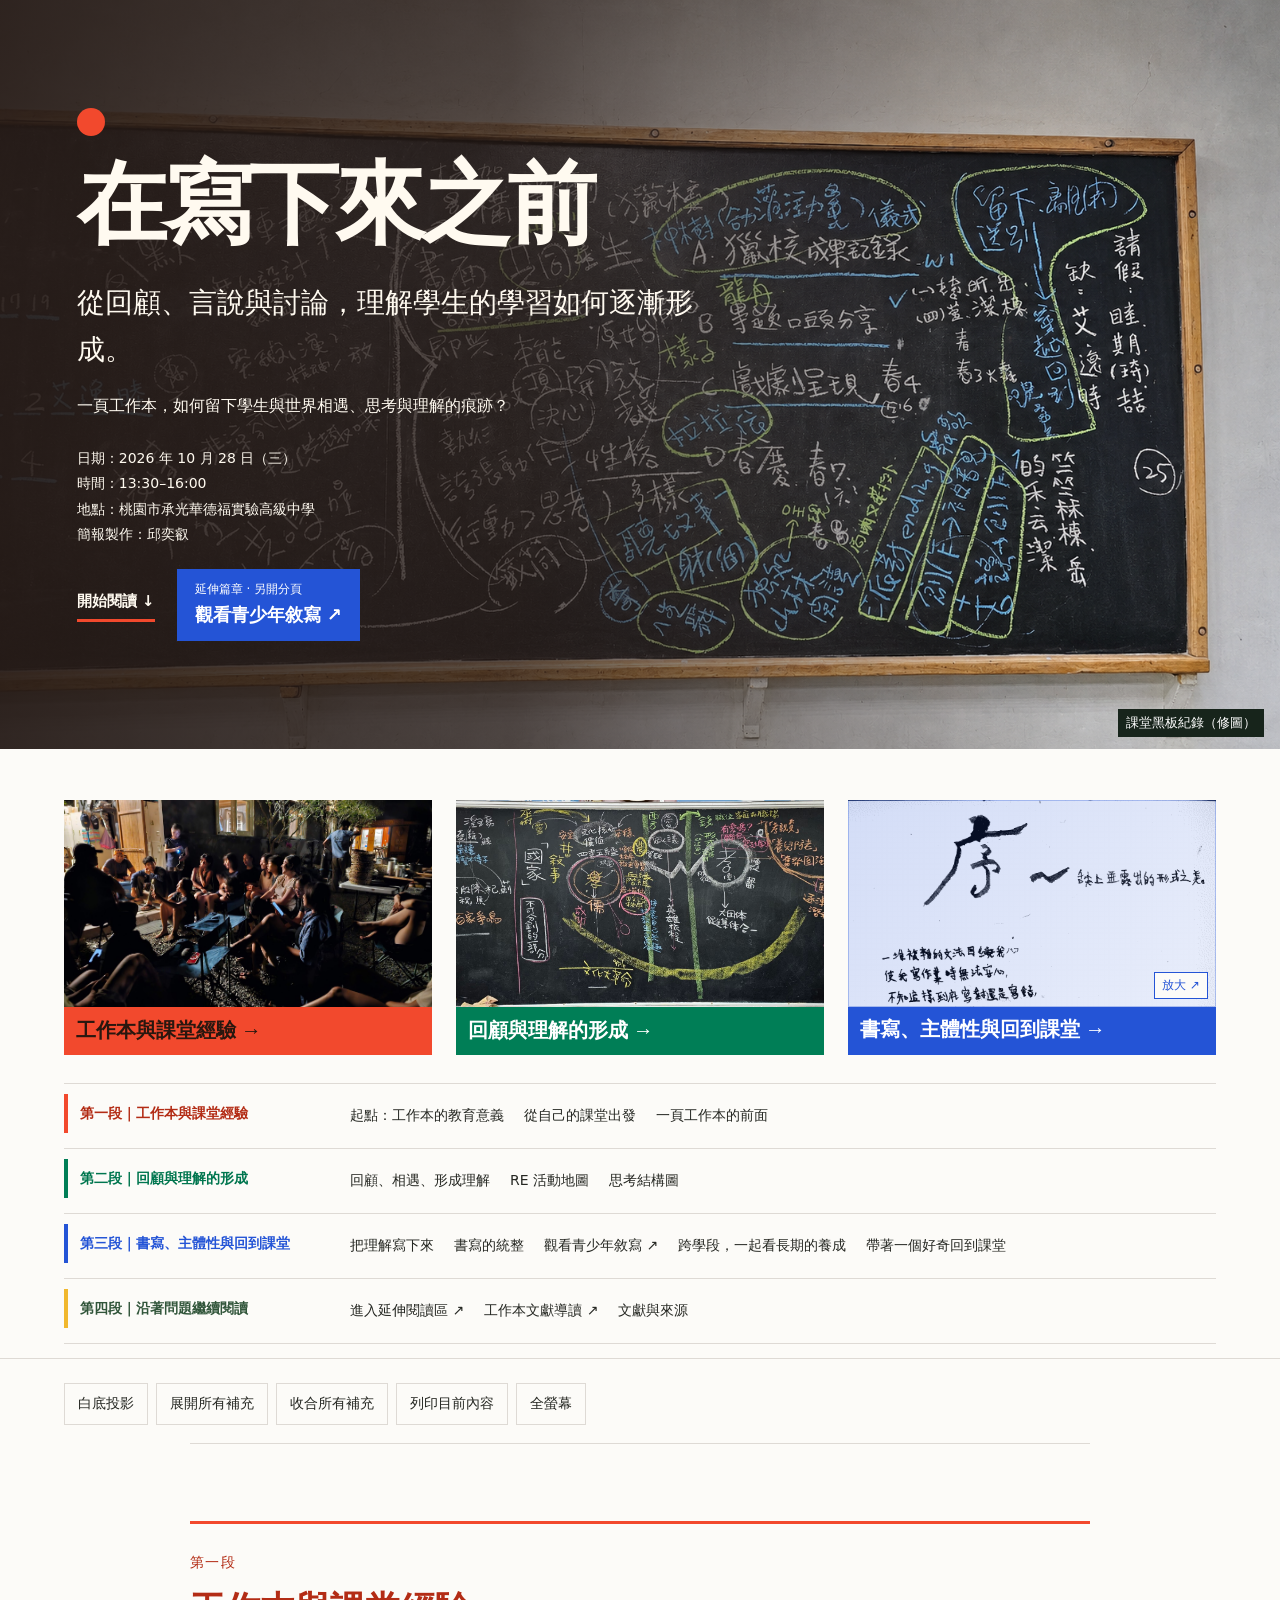
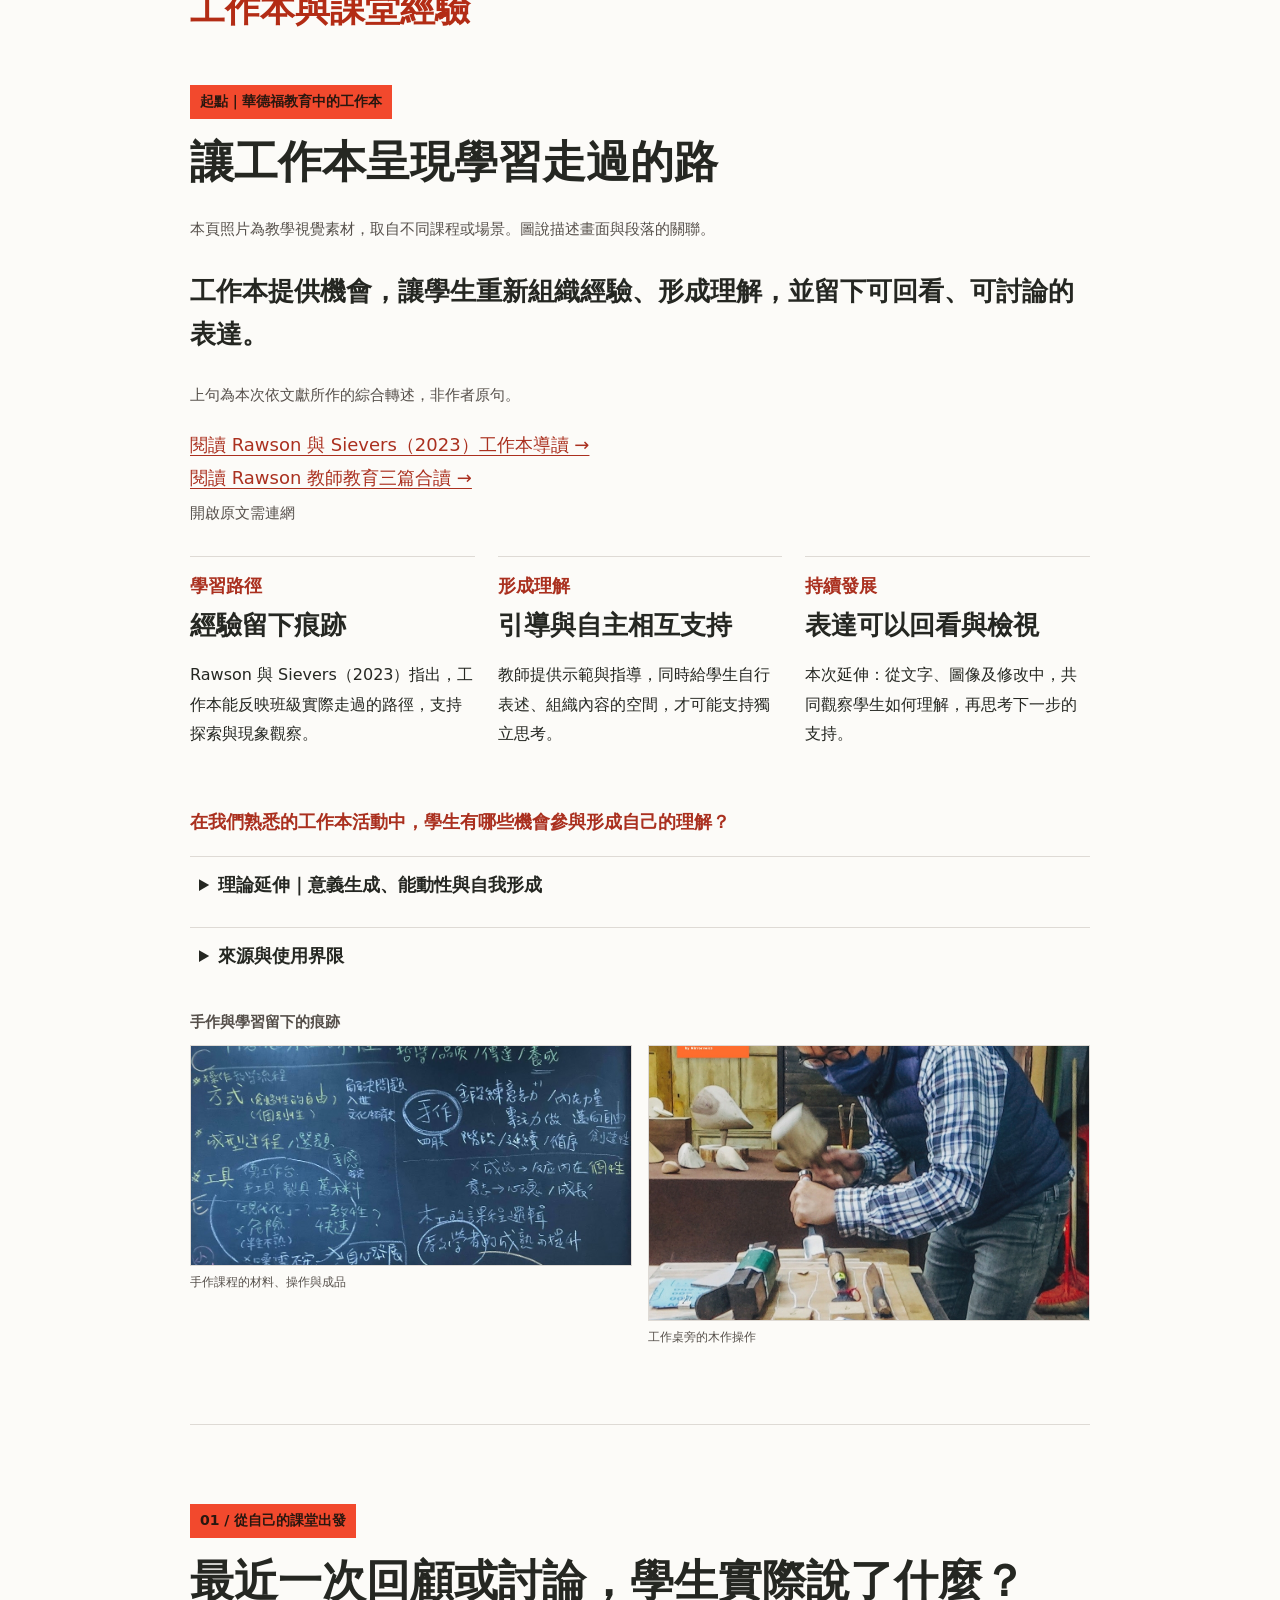
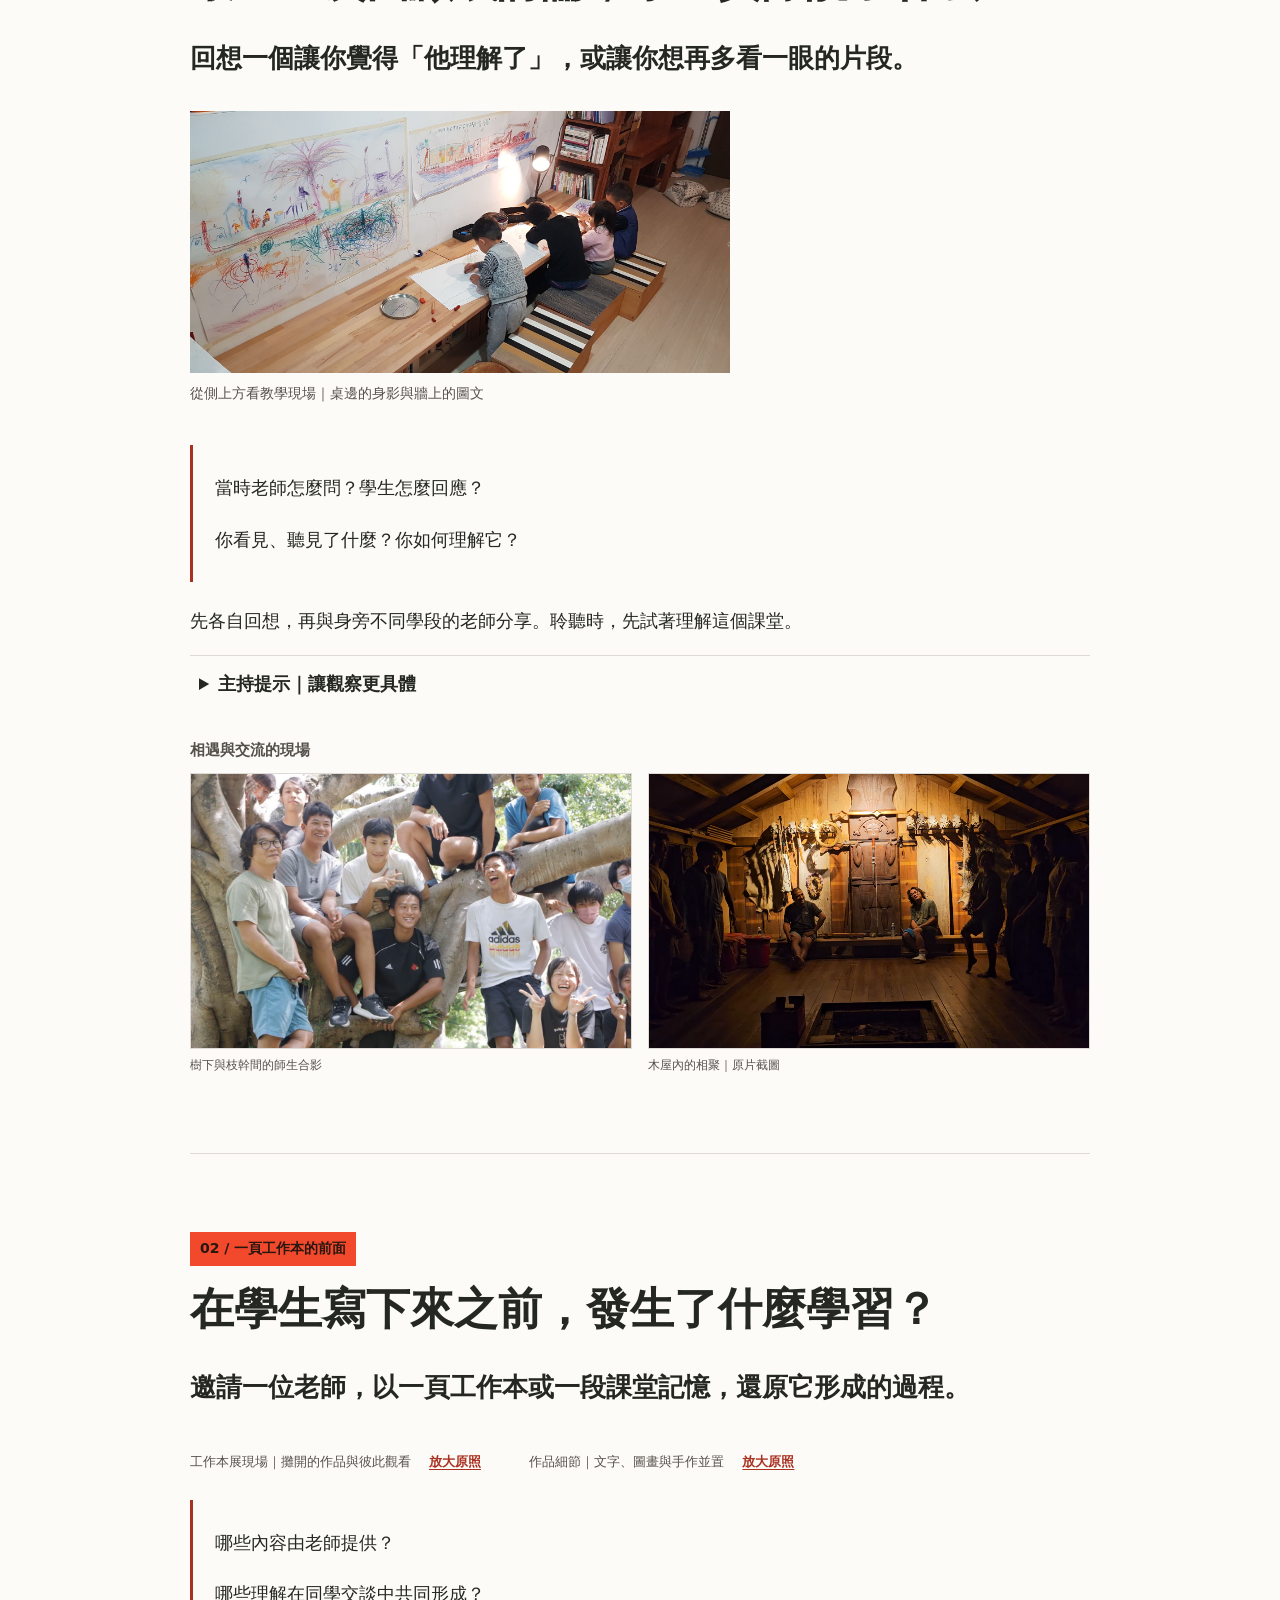
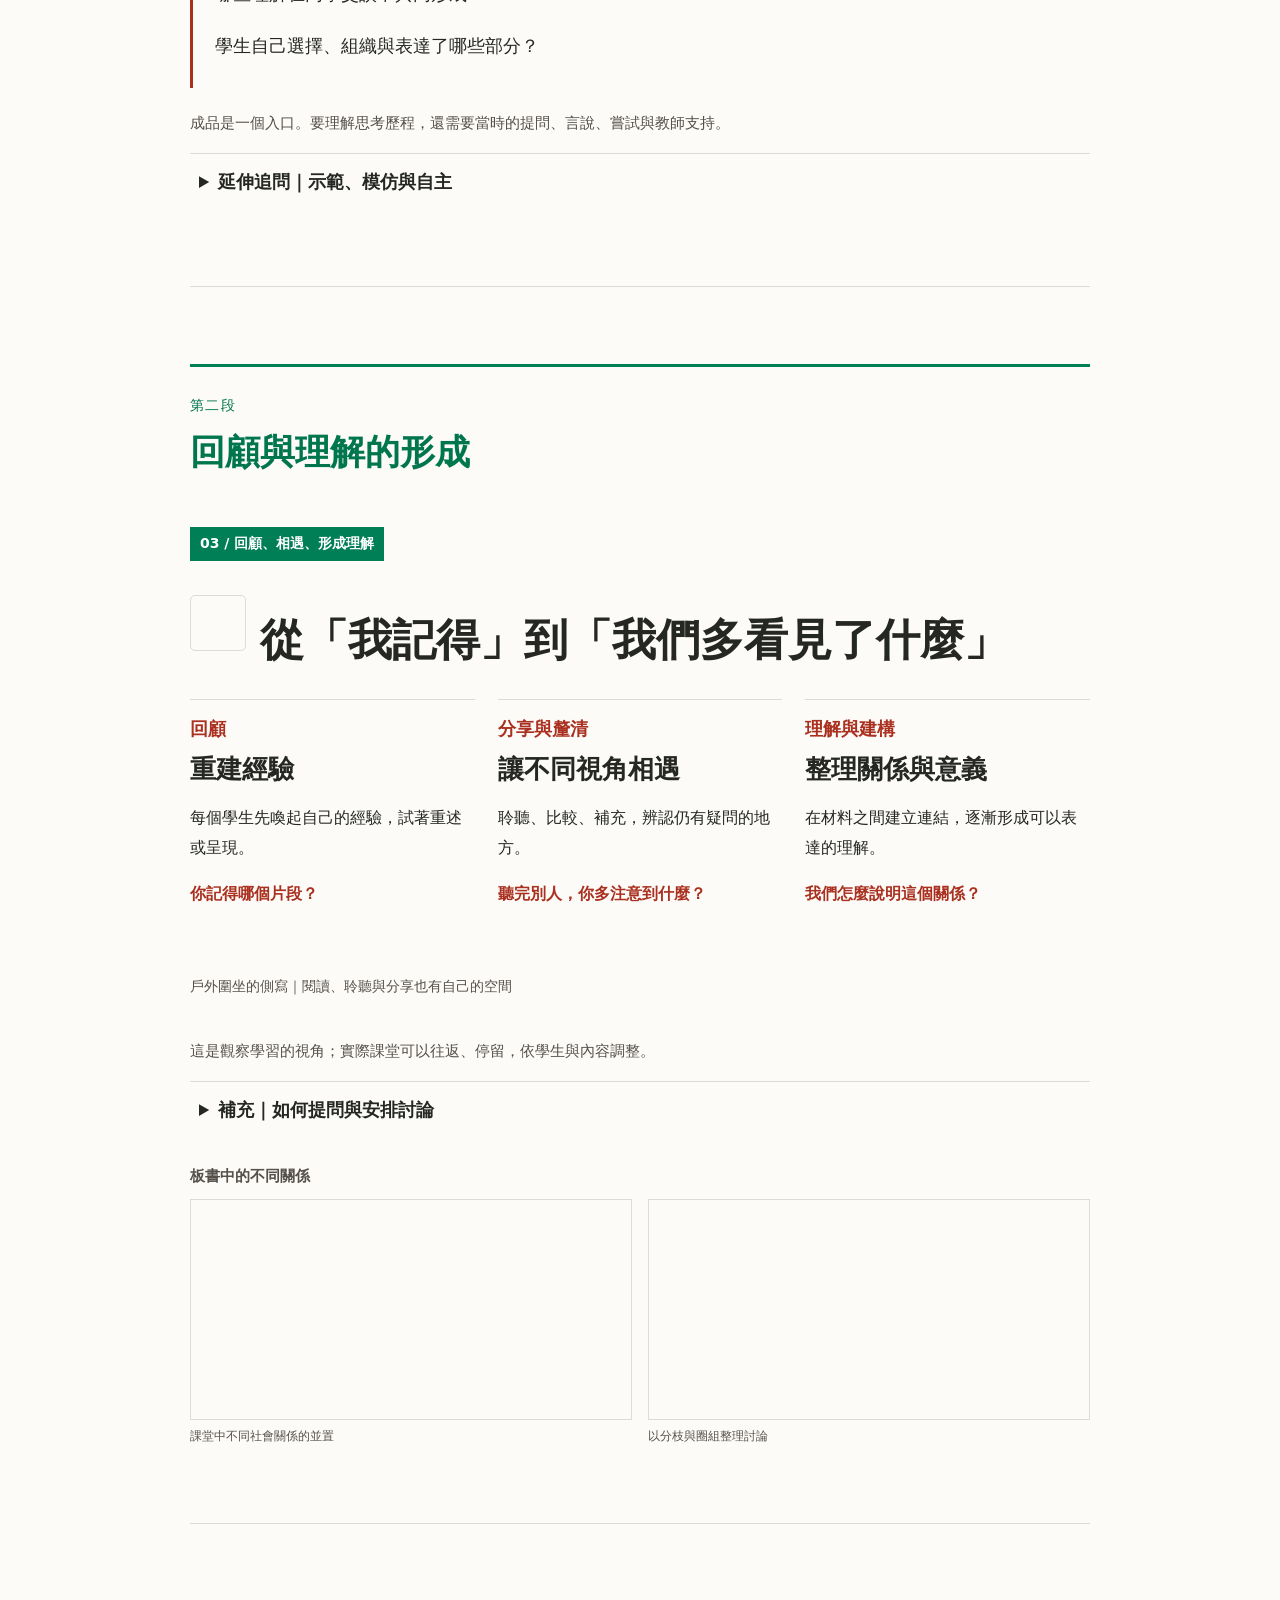
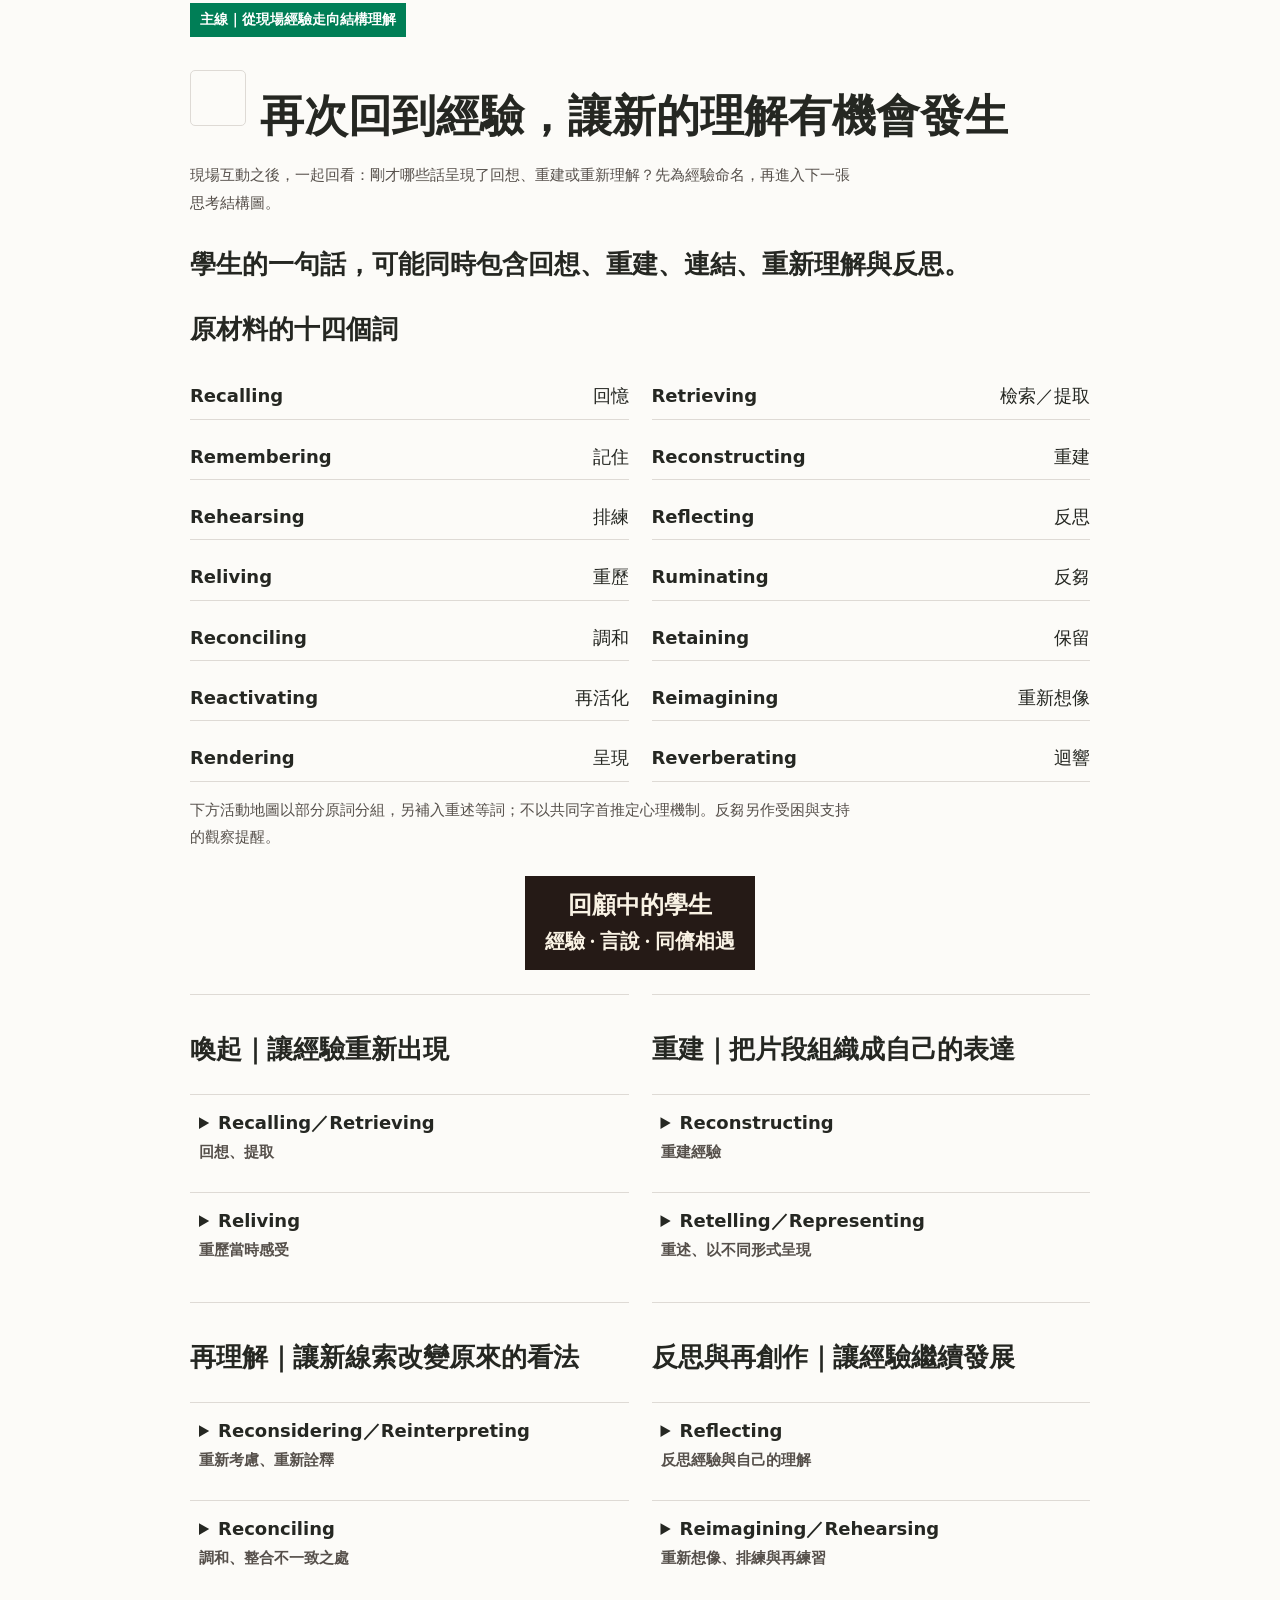
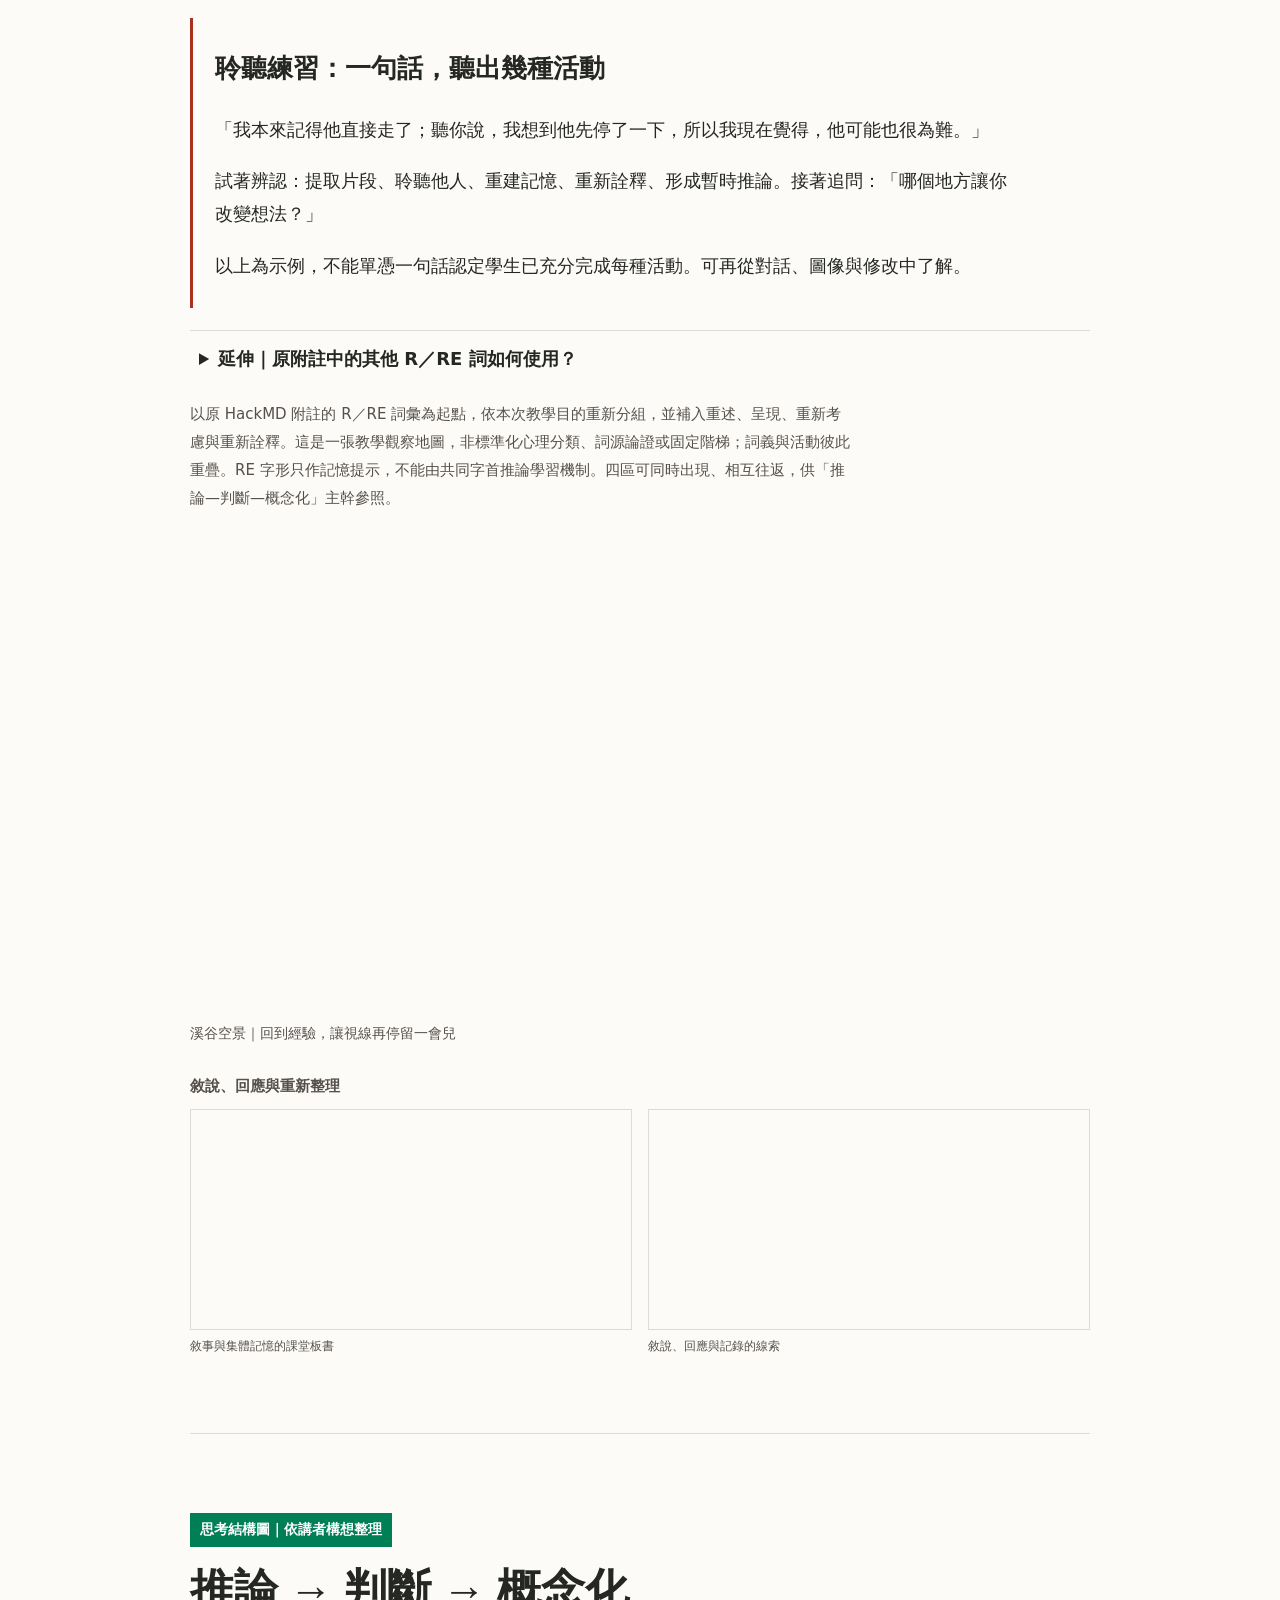
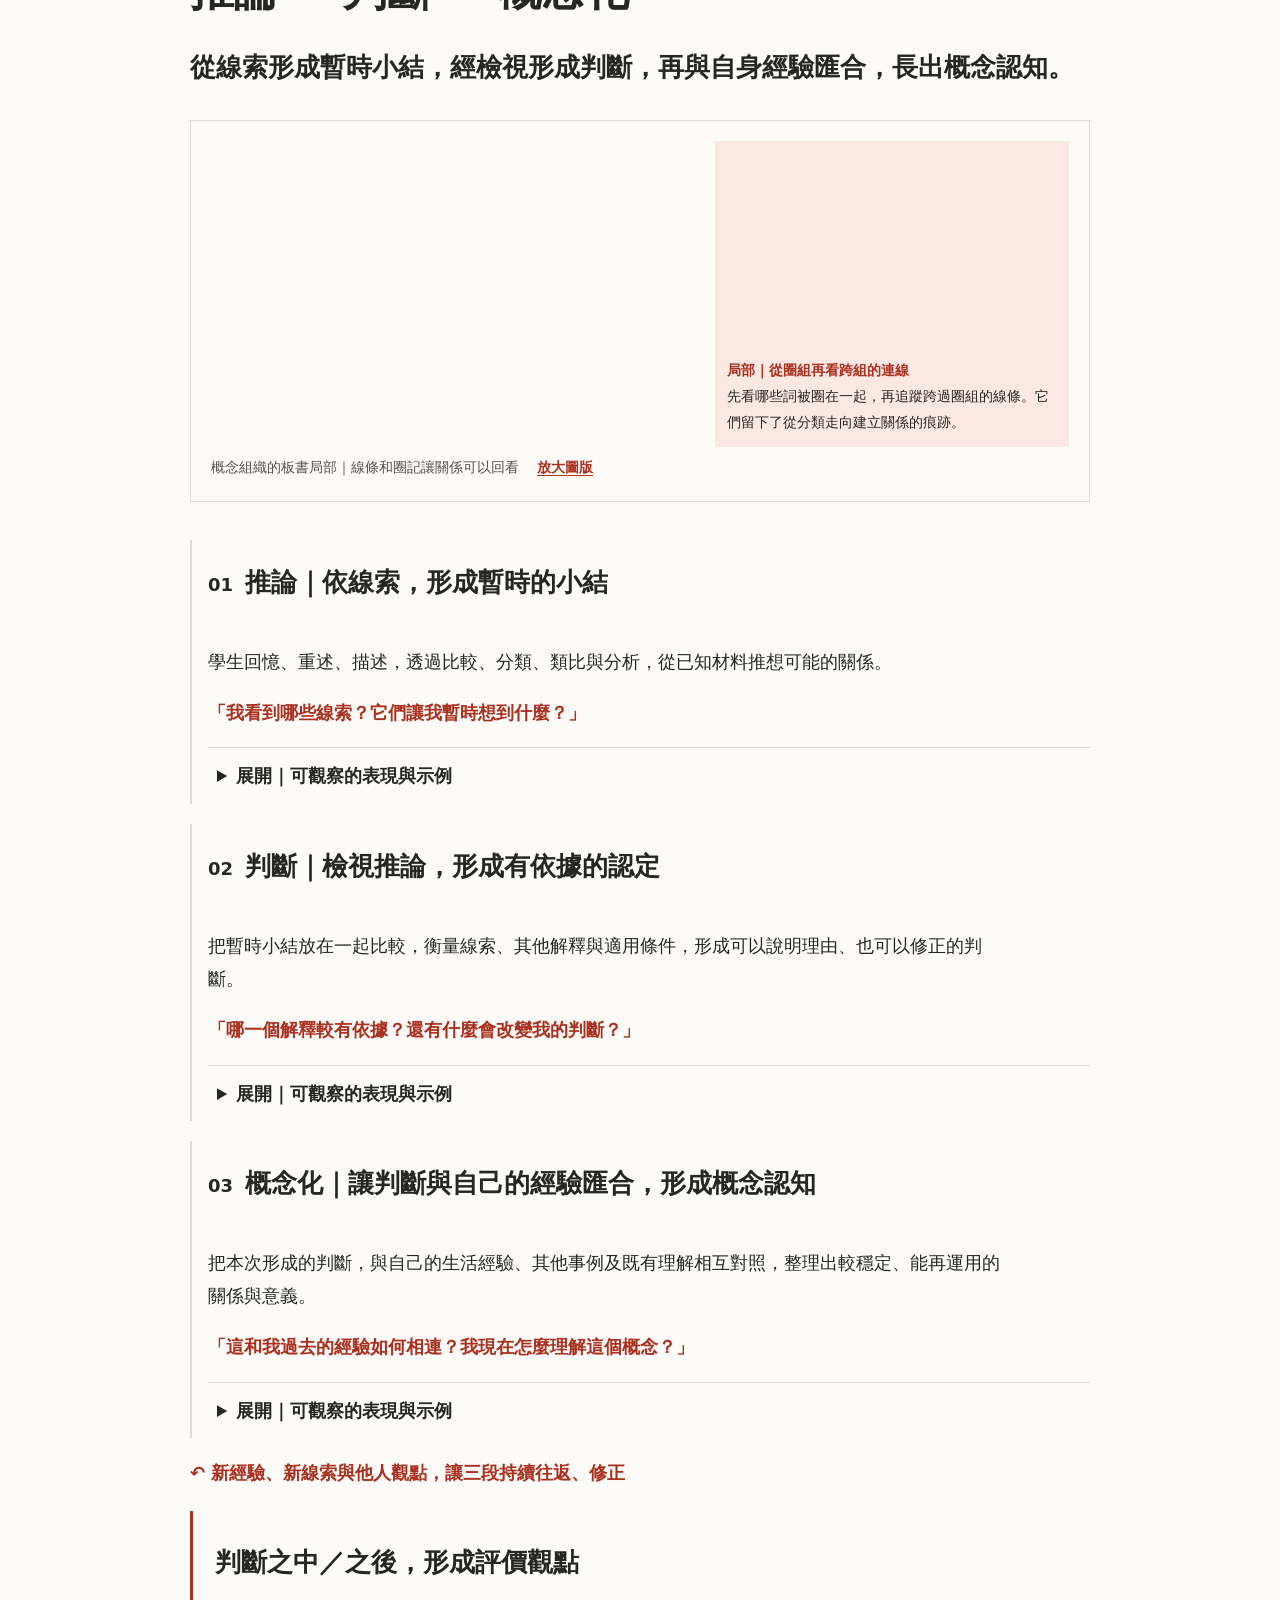
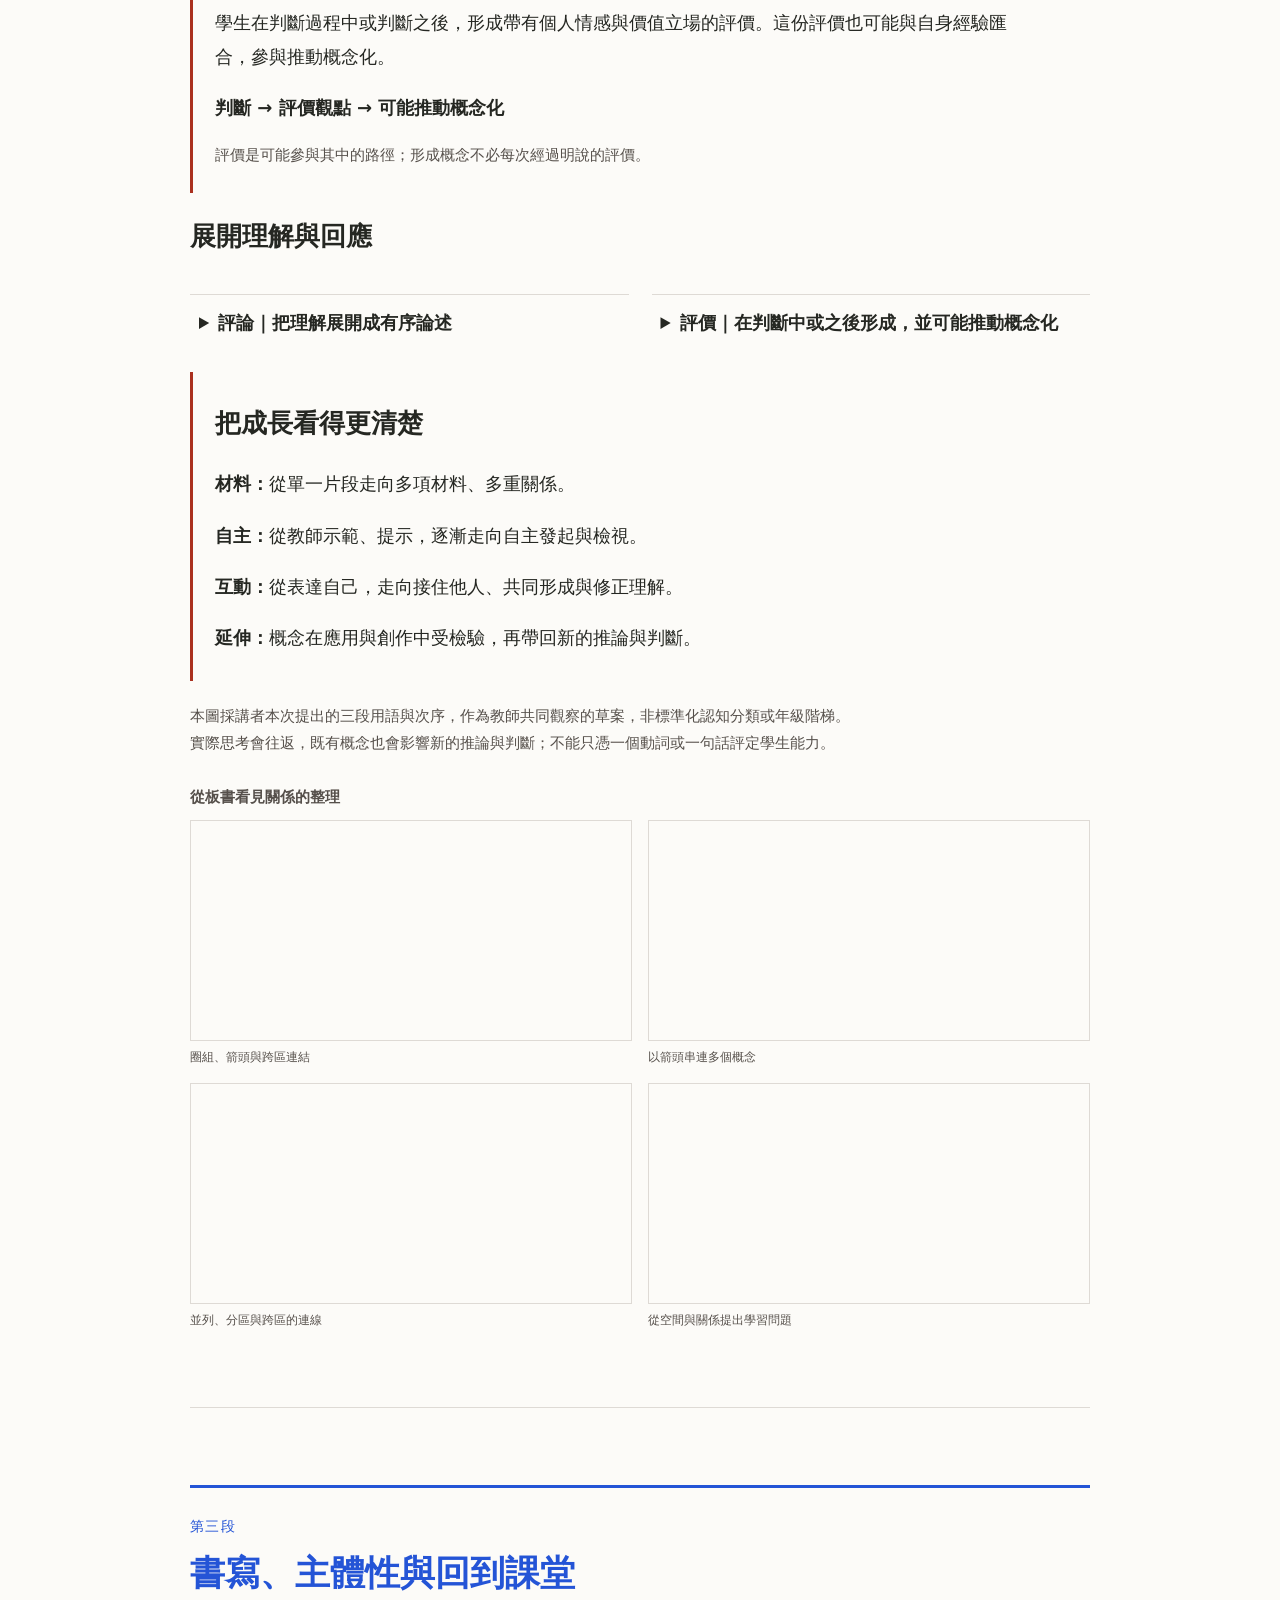
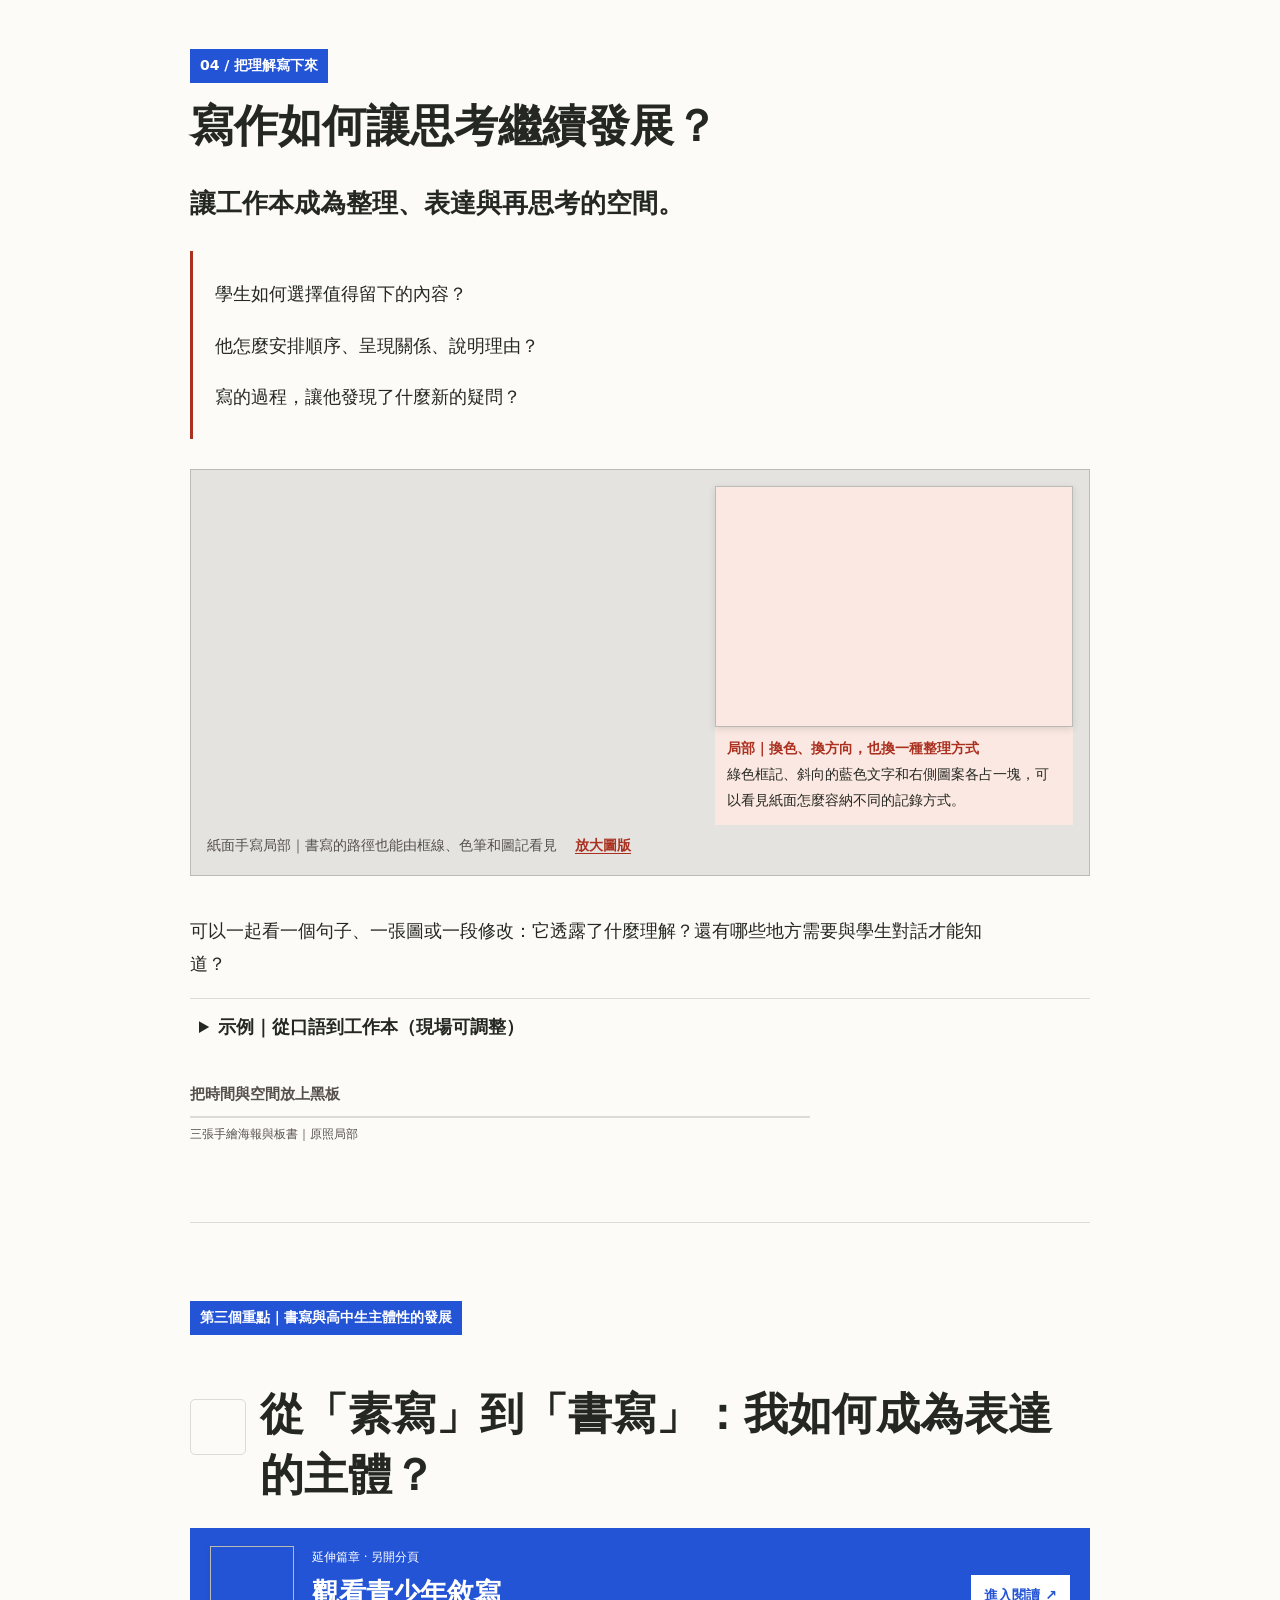
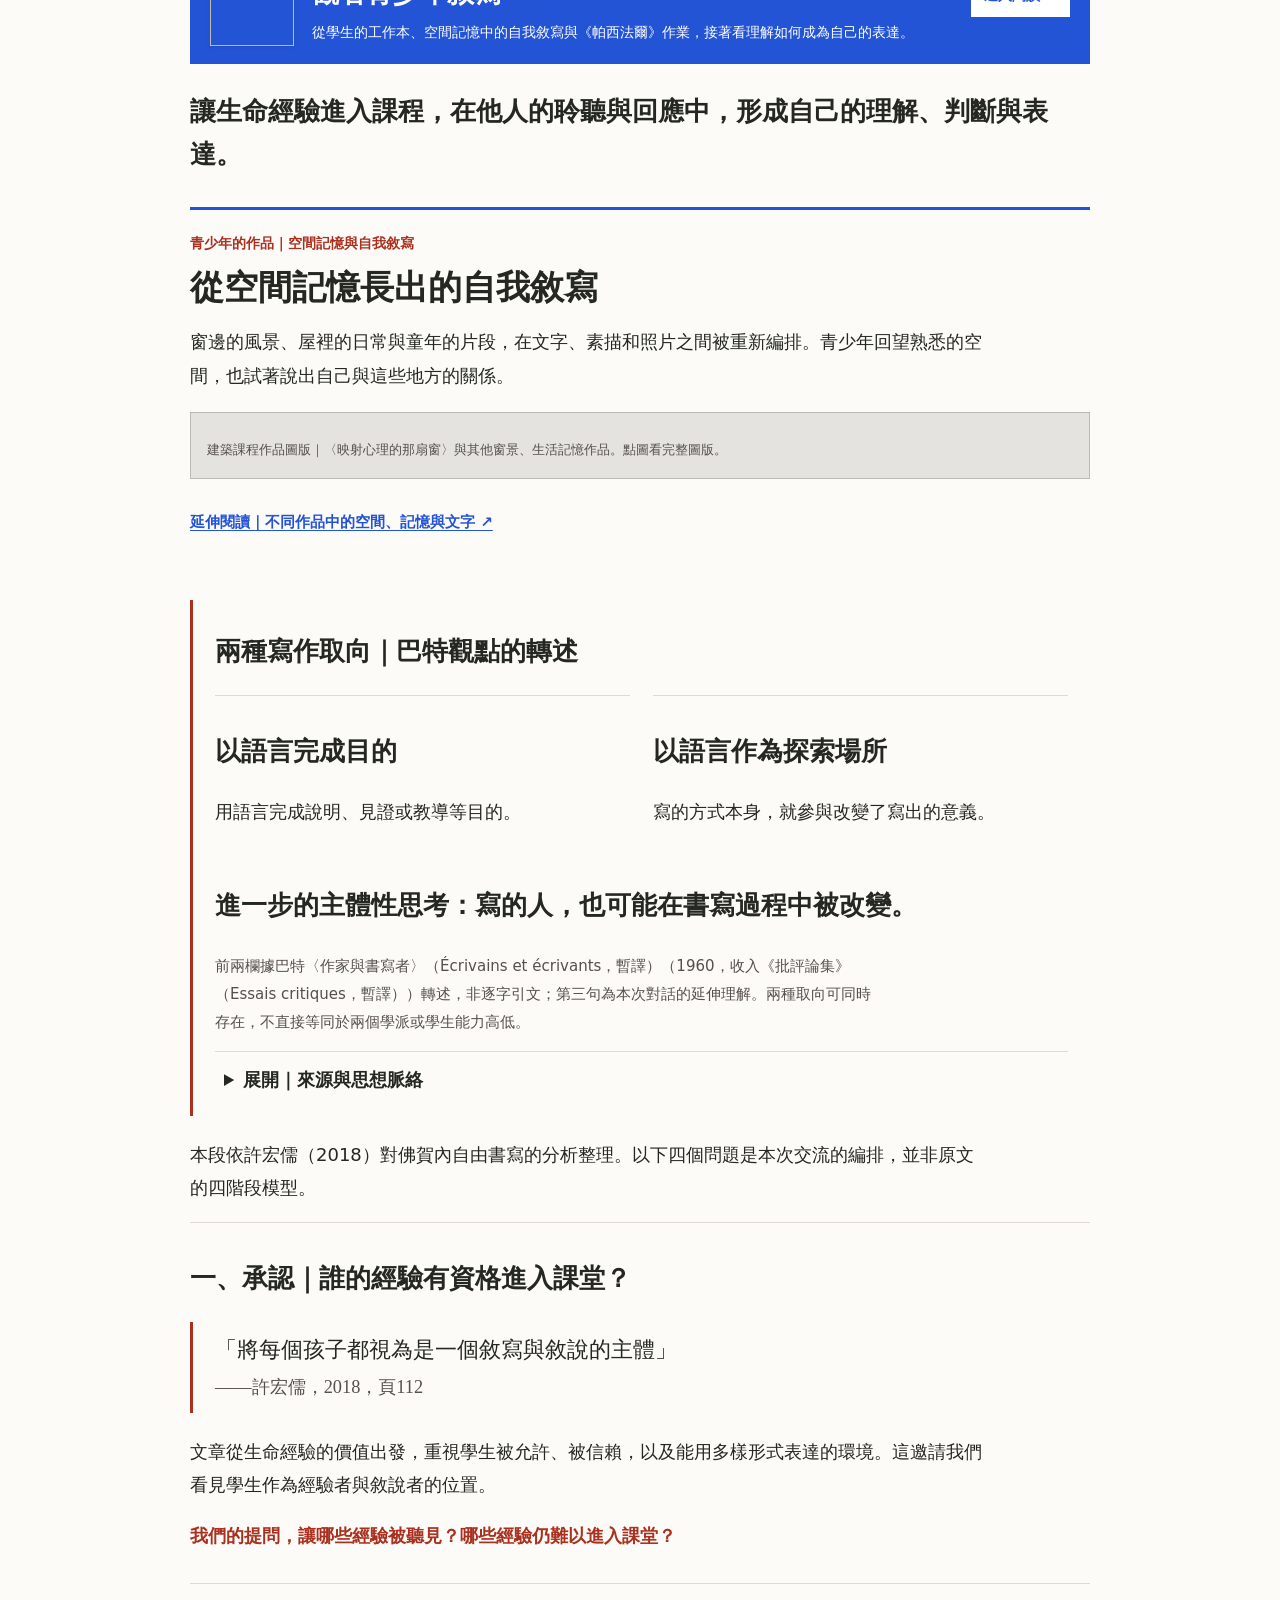
<file: index.html>
<!doctype html>
<html lang="zh-Hant"><head><meta charset="utf-8"><meta name="viewport" content="width=device-width, initial-scale=1"><meta http-equiv="refresh" content="0;url=site/before-writing-comparison/f.html"><title>在寫下來之前</title><meta name="release-version" content="2026.11.26.5"><meta name="release-date" content="2026-11-26"></head><body><p><a href="site/before-writing-comparison/f.html">閱讀《在寫下來之前》</a></p></body></html>
</file>
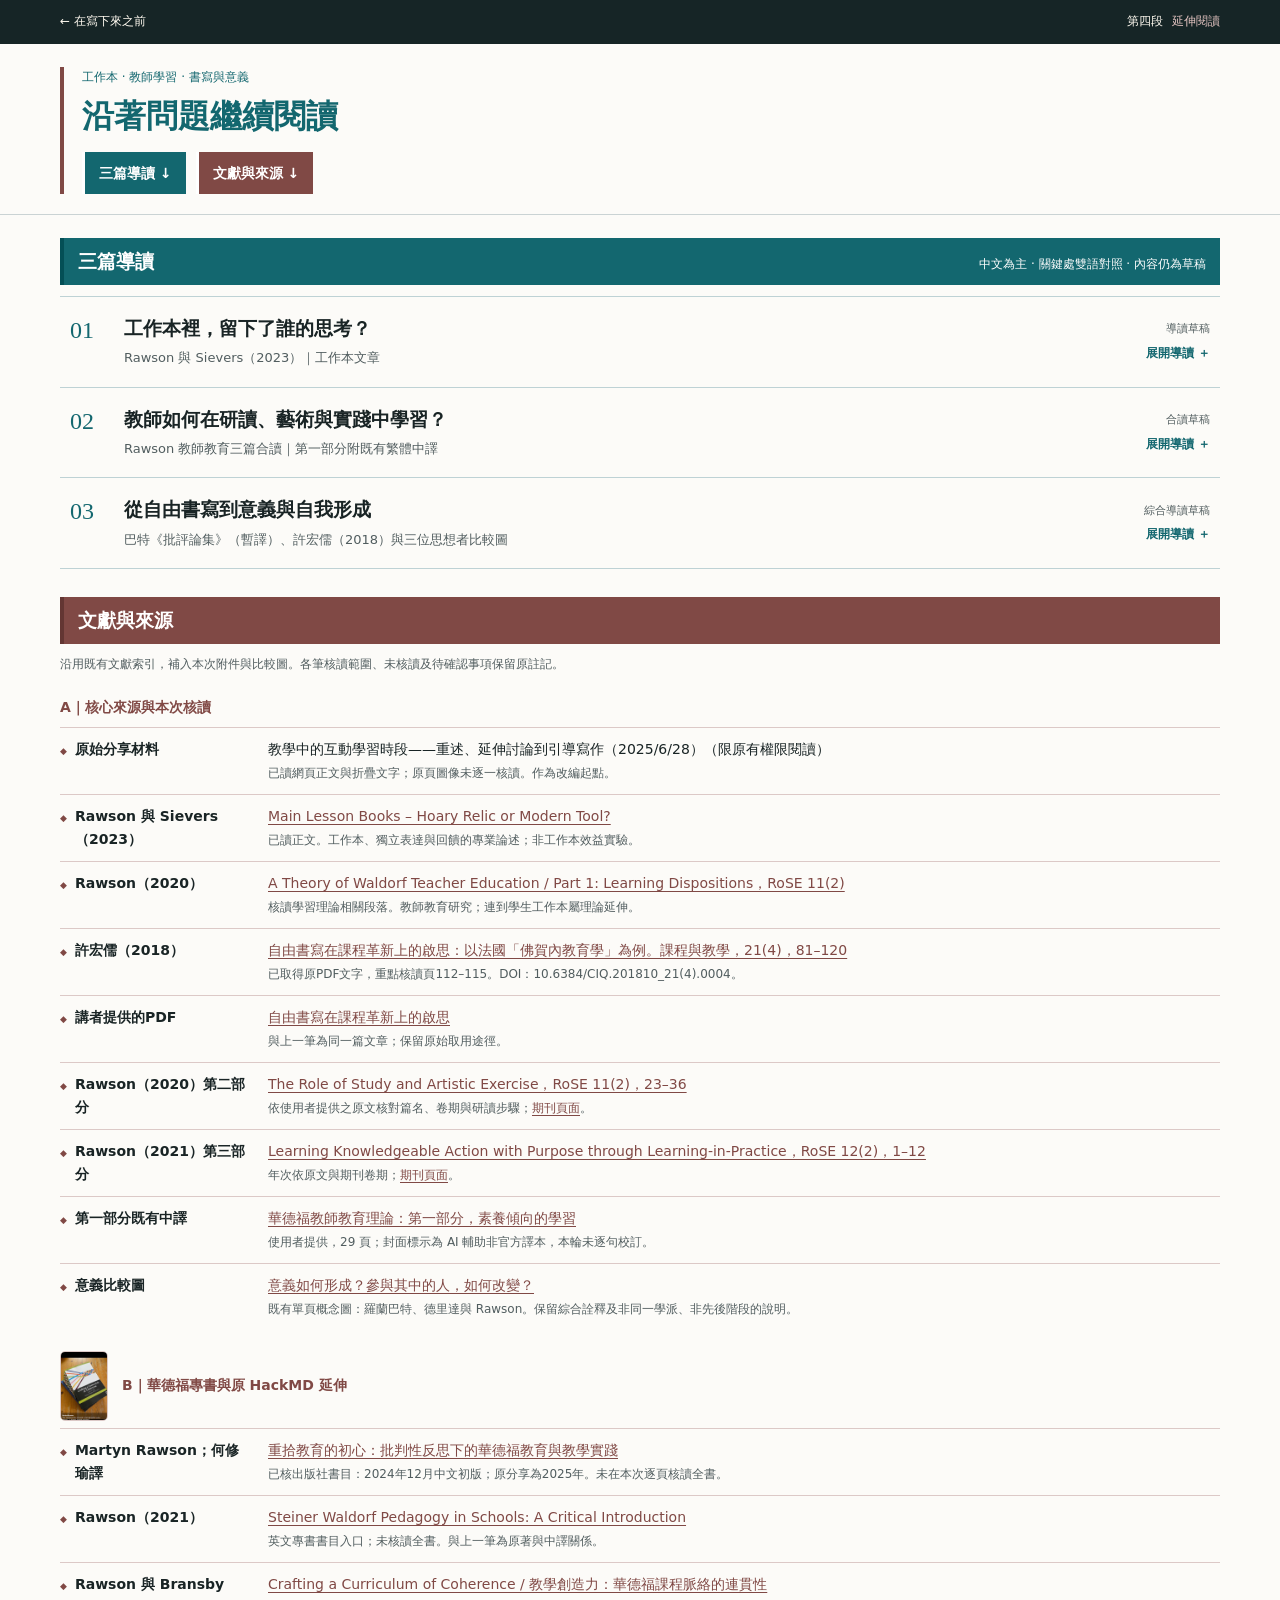
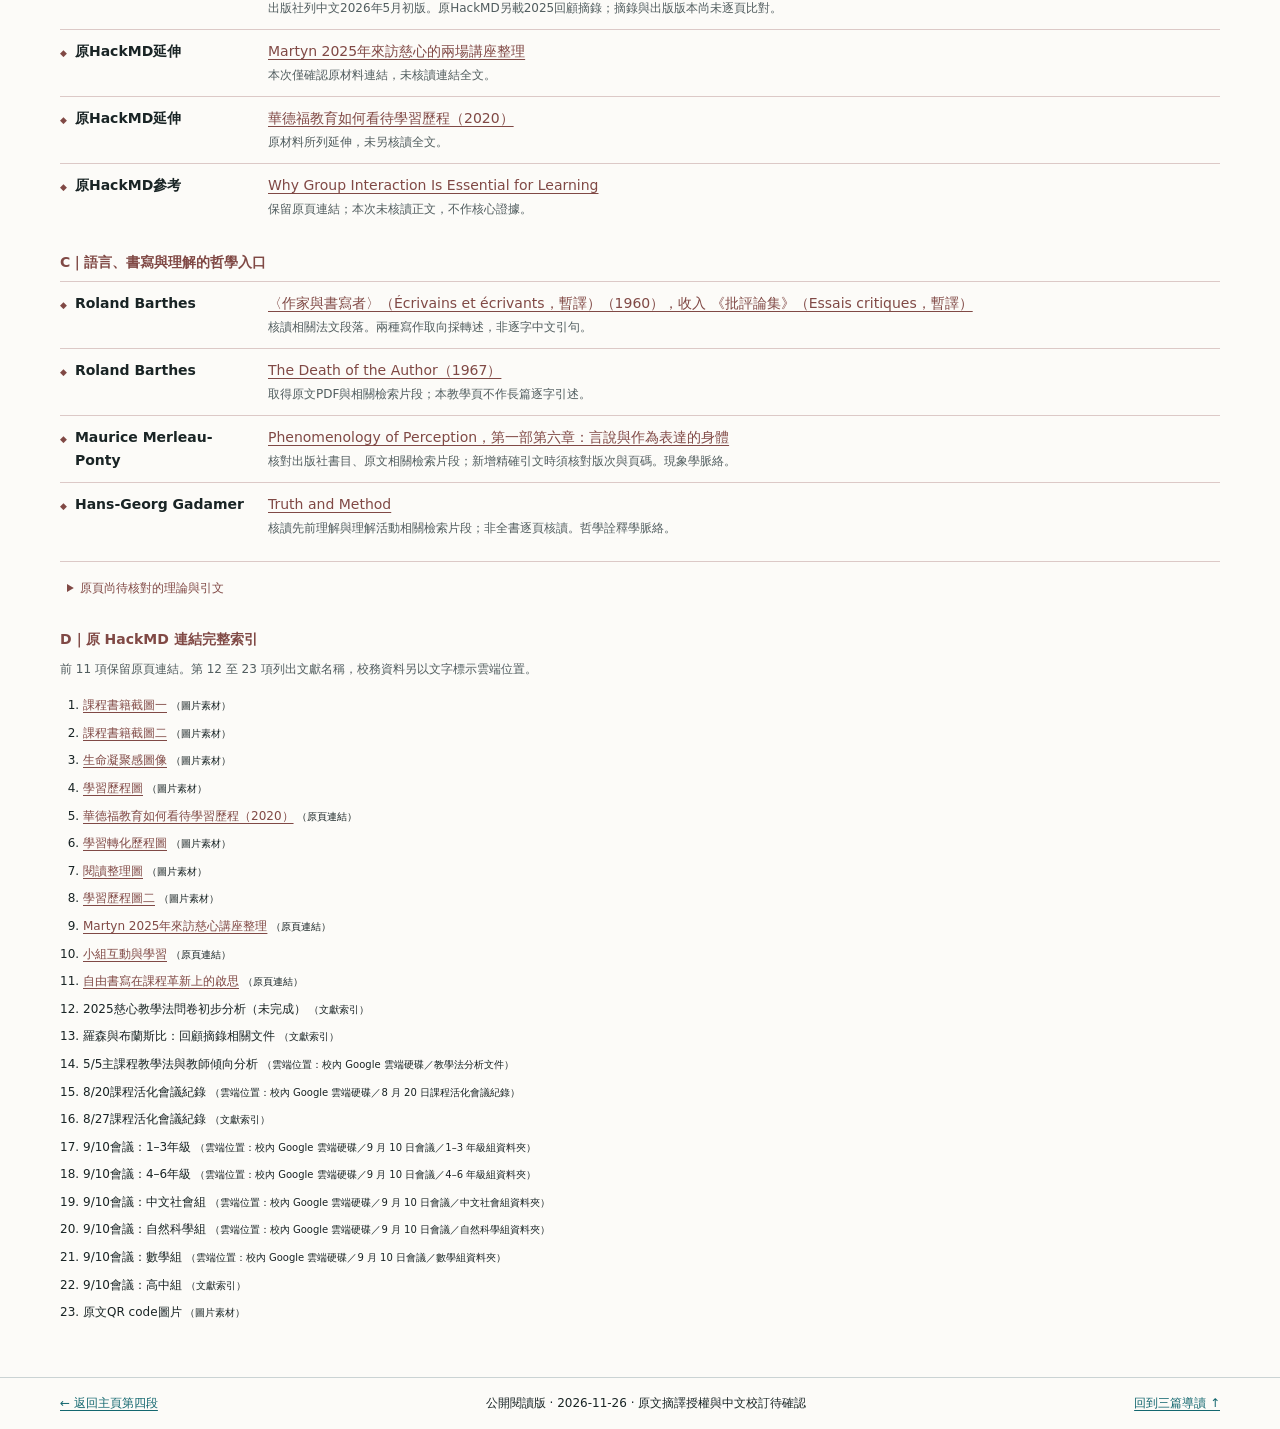
<file: site/readings/index.html>
<!doctype html>
<html lang="zh-Hant"><head><meta charset="utf-8"><meta name="viewport" content="width=device-width,initial-scale=1"><meta name="description" content="三篇延伸導讀同頁展開，接續完整文獻與來源目錄。"><title>沿著問題繼續閱讀｜三篇導讀與文獻目錄</title><link rel="stylesheet" href="reading-desk.css"><link rel="stylesheet" href="source-list.css"><script src="reading-desk.js" defer></script><link rel="stylesheet" href="../reading-scenes.css"><link rel="stylesheet" href="../paper-surfaces.css"><meta name="release-version" content="2026.11.26.5"><meta name="release-date" content="2026-11-26"></head>
<body><a class="skip" href="#main">跳到導讀與文獻</a><nav class="masthead" aria-label="返回主頁"><div class="desk-width"><a href="../before-writing-comparison/f.html#references" target="_blank" rel="noopener">← 在寫下來之前</a><span>第四段<b>延伸閱讀</b></span></div></nav>
<header class="desk-header"><div class="desk-width"><p class="eyebrow">工作本 · 教師學習 · 書寫與意義</p><h1>沿著問題繼續閱讀</h1><nav class="reading-choices" aria-label="選擇閱讀方式"><a class="choice-guides" href="#guides">三篇導讀 ↓</a><a class="choice-sources" href="#sources">文獻與來源 ↓</a></nav></div></header>
<main id="main" class="desk-width" tabindex="-1"><section id="guides" aria-labelledby="guides-title"><div class="section-heading reading-band reading-band-guides"><h2 id="guides-title">三篇導讀</h2><p>中文為主 · 關鍵處雙語對照 · 內容仍為草稿</p></div><div class="guide-list">
<details class="guide" id="guide-workbook"><summary class="guide-summary"><span class="guide-number">01</span><span><span class="guide-title">工作本裡，留下了誰的思考？</span><span class="guide-description">Rawson 與 Sievers（2023）｜工作本文章</span></span><span class="guide-state">導讀草稿<span class="guide-action" aria-hidden="true"></span></span></summary><div class="guide-body">
  <p id="orientation" class="workbook-intro">Rawson 與 Sievers（2023）討論工作本如何記錄學習、支持自主表達，以及教師如何給予回饋。</p>
  <section id="summary" class="chapter">
    <div class="chapter-body">
      <h2>工作本的三個重點</h2>
      <article class="summary-item">
        <h3>留下可以回看的學習材料</h3>
        <div class="summary-copy"><p>工作本可培養記錄與美感能力，保存班級的探索，供日後重讀。</p><p id="english-path" lang="en">Books develop documentation and aesthetic skills, preserving class explorations for later use.</p></div>
      </article>
      <article class="summary-item">
        <h3>讓學生參與內容的形成</h3>
        <div class="summary-copy"><p>教師給予指引，也讓學生自己措辭、繪圖及安排結構。</p><p id="english-agency" lang="en">Guidance should leave room for learners to compose, draw and organise.</p></div>
      </article>
      <article class="summary-item">
        <h3>先釐清這本工作本的用途</h3>
        <div class="summary-copy"><p>先釐清工作紀錄或完成作品的用途，再說明標準，兼顧差異與努力。</p><p id="english-feedback" lang="en">Purpose shapes feedback; criteria should recognise different starting points and effort.</p></div>
      </article>
      <aside class="side-note"><h3>用紙也值得留意</h3><p>作者也提醒教師重新檢視留白與美觀的習慣，培養珍惜紙張的態度。</p></aside>
    </div>
  </section>
  <section id="key-quote" class="chapter quote-chapter">
    <div class="chapter-body">
      <h2>班級走過的路</h2>
      <figure class="bilingual-quote">
        <blockquote>
          <div class="quote-zh"><span class="language-label">中文暫譯</span><p>「它反映了這個班級<br class="desktop-break">走過的路。」</p></div>
          <div class="quote-en" lang="en"><span class="language-label">English · original excerpt</span><p>“it reflects the path taken by the class”</p></div>
        </blockquote>
        <figcaption>Rawson 與 Sievers（2023），談工作本作為班級自編教材。句中短引，原文網頁無頁碼。</figcaption>
      </figure>
    </div>
  </section>
  <section id="questions" class="chapter">
    <div class="chapter-body">
      <h2>回到課堂</h2>
      <ol class="questions">
        <li>一頁工作本中，哪些內容由教師提供，哪些由學生自行形成？學生可以決定什麼？</li>
        <li>從整理或修改的痕跡，可以看見什麼理解上的變化？哪些仍需透過談話才能知道？</li>
        <li>下一次活動，哪個環節可以多留一些選擇與嘗試的空間？教師需要提供什麼支持？</li>
      </ol>
      <a class="return-link" href="../before-writing-comparison/f.html#waldorf-foundation" target="_blank" rel="noopener">回到第一段：工作本與課堂經驗 →</a>
    </div>
  </section>
  <section id="source" class="chapter source-chapter">
    <div class="chapter-body">
      <h2>原文與出處</h2>
      <p class="source-authors">Martyn Rawson &amp; Ulrike Sievers</p>
      <p class="source-title" lang="en"><cite>Main Lesson Books – Hoary Relic or Modern Tool?</cite></p>
      <p>Erziehungskunst · 2023 年 12 月號</p>
      <a class="original-link" href="https://www.artofeducating.org/article/epochenhefte-alter-zopf-oder-modernes-arbeitsmittel" target="_blank" rel="noopener">閱讀完整英文原文 ↗</a>
      <div class="draft-note"><p>中英摘要為導讀轉述；引文另標原句與暫譯。課堂提問為本頁延伸。</p><p>摘譯使用授權與中文校訂待確認。原文核對：<time datetime="2026-11-18">2026 年 11 月 18 日</time>。</p></div>
    </div>
  </section>
  <button type="button" class="close-guide" data-close-guide="guide-workbook" hidden>收合這篇，返回目錄</button>
</div></details>
<details class="guide" id="guide-teacher-learning"><summary class="guide-summary"><span class="guide-number">02</span><span><span class="guide-title">教師如何在研讀、藝術與實踐中學習？</span><span class="guide-description">Rawson 教師教育三篇合讀｜第一部分附既有繁體中譯</span></span><span class="guide-state">合讀草稿<span class="guide-action" aria-hidden="true"></span></span></summary><div class="guide-body">
<section class="teacher-overview" aria-labelledby="teacher-overview-title">
  <h3 id="teacher-overview-title">三篇文章的摘要</h3>
  <p>這三篇論文處理同一個問題：教師如何把所學帶進教學，並在實踐中持續改變自己？合讀時，可以沿著「素養傾向如何形成、研讀與藝術如何支持它、進入學校之後如何繼續學習」這三條線索前進。</p>
  <ol class="paper-list"><li>
      <h4>第一部分｜素養傾向的學習</h4>
      <p class="paper-meta">2020 · RoSE 11(2) · 原文頁 1–22</p>
      <p>Rawson 將教師學習放在知識、技能、信念與素養傾向一起發展的脈絡裡。素養傾向可以培養，也會隨著參與、反思及新的經驗而改變；教師教育因此包含自我形成，並持續延伸到進入學校之後。</p>
    </li>
<li>
      <h4>第二部分｜研讀與藝術練習的作用</h4>
      <p class="paper-meta">2020 · RoSE 11(2) · 原文頁 23–36</p>
      <p>這一篇進一步討論教師培育中的文本研讀、藝術與工藝活動，以及一般教育學知識。研讀不只在掌握作者說了什麼，也包括辨認自己如何回應，透過對話釐清，並寫下理解帶來的改變。</p>
    </li>
<li>
      <h4>第三部分｜在實踐中學習有理解、有目的的行動</h4>
      <p class="paper-meta">2021 · RoSE 12(2) · 原文頁 1–12 · 題名中譯暫擬</p>
      <p>焦點移到實習與學校生活：新手教師如何在參與、引導及回饋中逐漸承擔責任。作者借用社會實踐的學習觀點，討論人如何在參與中轉變理解與能力，也在新的情境裡重新運用、調整原有的做法。</p>
    </li></ol>
</section>
<section id="study-process" class="study-synthesis" aria-labelledby="study-process-title">
  <figure class="study-visual" aria-labelledby="study-process-title" aria-describedby="study-source-note">
    <header class="study-visual-heading"><p class="study-kicker">研讀與素養傾向的形成</p><h3 id="study-process-title">研讀，如何改變理解與行動？</h3><p class="study-heading-en" lang="en">From studying a text to changing how we understand and act</p></header>
    <div class="study-context study-context-before"><span class="study-context-label">前文｜原文頁 25–29</span><p>作者先問：研讀《基礎文集》，如何形成支持教學的素養傾向？他把既有理解、文本與對話連起來，討論視域的改變，並延伸至沉思深化與情境中的教學判斷。五步整理的是其中的詮釋學研讀。</p><p lang="en">Hermeneutic dialogue and contemplative study connect understanding with dispositions for practice. The five moves summarise the hermeneutic study process.</p></div>
    <div class="study-flow-heading"><span>本段｜原文頁 29</span><h4>詮釋學研讀的五個動作 <span lang="en">Five moves in hermeneutic study</span></h4></div>
    <ol class="study-flow"><li><span class="study-step-number" aria-hidden="true">01</span><h4><span>整理原有想法</span><span lang="en">Downloading</span></h4><p>寫下既有想法與聯想，整理彼此的關係。</p><p class="study-step-en" lang="en">Bring existing ideas and associations into view.</p></li>
<li><span class="study-step-number" aria-hidden="true">02</span><h4><span>留下最初回應</span><span lang="en">Initial response</span></h4><p>以詞語、符號或非語言方式，留下文本帶來的感受。</p><p class="study-step-en" lang="en">Notice an intuitive response to the text.</p></li>
<li><span class="study-step-number" aria-hidden="true">03</span><h4><span>敘事書寫</span><span lang="en">Narrative writing</span></h4><p>用自己的文字，整理文本的主要觀點。</p><p class="study-step-en" lang="en">Summarise the text’s main ideas in writing.</p><p class="study-source-note"><a href="sources/rawson-narrative-writing-essay-zh-Hant.pdf" target="_blank" rel="noopener">敘事書寫專文 PDF ↗</a></p></li>
<li><span class="study-step-number" aria-hidden="true">04</span><h4><span>對話反思</span><span lang="en">Dialogic reflection</span></h4><p>透過討論釐清，連結其他經驗與想法。</p><p class="study-step-en" lang="en">Clarify ideas through discussion and connections.</p><p class="study-source-note"><a href="sources/rawson-dialogic-reflection-essay-zh-Hant.pdf" target="_blank" rel="noopener">對話反思專文 PDF ↗</a></p></li>
<li><span class="study-step-number" aria-hidden="true">05</span><h4><span>寫下理解的轉變</span><span lang="en">Transactional reflection</span></h4><p>記下何者重要、理解如何改變，以及打算如何運用。</p><p class="study-step-en" lang="en">Record what matters, what has changed, and what you intend to do.</p><p class="study-source-note"><a href="sources/rawson-transactional-reflection-essay-zh-Hant.pdf" target="_blank" rel="noopener">理解轉變專文 PDF ↗</a></p></li></ol>
    <div class="study-context study-context-after"><span class="study-context-label">後文｜原文頁 30 起</span><p>文章接著轉向藝術與工藝，探討感知、創作及與材料、他人的相遇如何參與自我形成。研讀、沉思與藝術實作，是作者討論素養傾向養成的不同面向。</p><p lang="en">The article next turns to artistic and craft practices, exploring another dimension of learning dispositions.</p></div>
  </figure>
  <p id="study-source-note" class="study-source-note">依 Rawson 第二部分原文頁 25–31 整理；五步見<a href="sources/rawson-2020-part-2.pdf#page=7" target="_blank" rel="noopener">原文第 29 頁（PDF 第 7 頁）</a>。中英標題與說明為導讀編排及轉述，第二步英文為本頁簡稱。適用脈絡為教師培育中的文本研讀。</p>
</section>
<aside class="study-support" aria-labelledby="study-reflection-title">
  <h4 id="study-reflection-title">延伸思考｜回到自己的教學</h4>
  <ol class="study-reflections"><li>在一次教學調整中，我們改變的是做法，還是連看待學生與情境的方式也改變了？</li><li>讀完一篇文章之後，哪些想法仍只是轉述？哪些已經開始改變我們對課堂的提問？</li><li>一次嘗試之後，誰能陪我們回看？哪些具體回饋，會使下一次行動有所不同？</li><li>選一次最近的課堂片段，寫下看見了什麼、如何理解、做了什麼，以及回看後願意改變什麼。這次記錄讓我們對自己作為教師多知道了什麼？</li></ol>
  <p class="study-source-note">以上為本頁延伸的教學提問；三篇論文探討教師教育，並非直接驗證學生工作本或書寫活動的成效。</p>
  <div id="narrative-writing-essay"><h4>概念專文｜敘事書寫</h4><p>從原文的摘要定義出發，說明如何用自己的文字整理主張與理由，連到後續對話反思，並附摘要示例及原文頁碼。</p><p><a href="sources/rawson-narrative-writing-essay-zh-Hant.pdf" target="_blank" rel="noopener">閱讀〈用自己的文字，說清楚文本的主張〉PDF（4 頁）↗</a></p></div>
  <div id="dialogic-reflection-essay"><h4>概念專文｜對話反思</h4><p>從原文定義、素養傾向到實習中的共同反思，說明對話如何參與理解與教學判斷的改變，並附研讀示例及原文頁碼。</p><p><a href="sources/rawson-dialogic-reflection-essay-zh-Hant.pdf" target="_blank" rel="noopener">閱讀〈讓理解在他人的回應中改變〉PDF（4 頁）↗</a></p></div>
  <div id="transactional-reflection-essay"><h4>概念專文｜寫下理解的轉變</h4><p>釐清第五步的三項日誌內容，連結理解、行動意向與後續實踐，並附研讀日誌示例及原文頁碼。</p><p><a href="sources/rawson-transactional-reflection-essay-zh-Hant.pdf" target="_blank" rel="noopener">閱讀〈把理解的轉變寫下來〉PDF（4 頁）↗</a></p></div>
  <h4>原文與中譯</h4>
  <ul class="study-resources"><li><span class="resource-heading">第一部分 · 2020 · RoSE 11(2) · 原文頁 1–22</span><span class="resource-title" lang="en">A Theory of Waldorf Teacher Education, Part 1: Learning Dispositions</span><div class="paper-links"><a href="sources/rawson-2020-part-1-summary-zh-Hant.pdf" target="_blank" rel="noopener">重點摘要 PDF（1 頁）</a><a href="sources/rawson-2020-part-1.pdf" target="_blank" rel="noopener">英文原文 PDF</a><a href="sources/rawson-part-1-zh-Hant-unofficial.pdf" target="_blank" rel="noopener">先前製作的繁體中譯 PDF</a><a href="https://www.rosejourn.com/index.php/rose/article/view/593" target="_blank" rel="noopener">期刊頁面</a></div></li>
<li><span class="resource-heading">第二部分 · 2020 · RoSE 11(2) · 原文頁 23–36</span><span class="resource-title" lang="en">A Theory of Waldorf Teacher Education, Part 2: The Role of Study and Artistic Exercise</span><div class="paper-links"><a href="sources/rawson-2020-part-2-summary-zh-Hant.pdf" target="_blank" rel="noopener">重點摘要 PDF（1 頁）</a><a href="sources/rawson-2020-part-2.pdf" target="_blank" rel="noopener">英文原文 PDF</a><a href="https://www.rosejourn.com/index.php/rose/article/view/594" target="_blank" rel="noopener">期刊頁面</a></div></li>
<li><span class="resource-heading">第三部分 · 2021 · RoSE 12(2) · 原文頁 1–12 · 題名中譯暫擬</span><span class="resource-title" lang="en">A Theory of Waldorf Teacher Education: Part 3. Learning Knowledgeable Action with Purpose through Learning-in-Practice</span><div class="paper-links"><a href="sources/rawson-2021-part-3-summary-zh-Hant.pdf" target="_blank" rel="noopener">重點摘要 PDF（1 頁）</a><a href="sources/rawson-2021-part-3.pdf" target="_blank" rel="noopener">英文原文 PDF</a><a href="https://www.rosejourn.com/index.php/rose/article/view/619" target="_blank" rel="noopener">期刊頁面</a></div></li></ul>
  <p class="study-source-note">第一部分既有繁體中譯共 29 頁，為 AI 輔助製作的非官方譯本，以「素養傾向」譯 <span lang="en">dispositions</span>。原文頁次與譯本頁碼不同；本輪未逐句校訂。三篇另附繁體中文重點摘要，各 1 頁、1,000 字內，依英文原文編寫並附原文頁碼；摘要轉述，非全文翻譯。</p>
</aside>
<div class="scene-collection reading-scene-support"><h4>研習與回應的片段</h4><div class="scene-gallery"><figure class="scene-tile" data-kind="photo"><a href="../media/reading-scenes/20251204_122032.jpg" data-open-reading-image data-image-width="696" data-image-height="929" data-image-title="板書前的研習與交流｜原圖" aria-haspopup="dialog" aria-controls="poster-dialog" aria-label="放大：板書前的研習與交流" target="_blank" rel="noopener"><img src="../media/reading-scenes/20251204_122032.jpg" width="696" height="929" loading="lazy" alt="板書前的研習與交流"></a><figcaption>板書前的研習與交流</figcaption></figure><figure class="scene-tile" data-kind="work" data-paper="document"><a href="../media/reading-scenes/20260628_104906.jpg" data-open-reading-image data-image-width="1238" data-image-height="929" data-image-title="關於持續轉化的手寫寄語｜原圖" aria-haspopup="dialog" aria-controls="poster-dialog" aria-label="放大：關於持續轉化的手寫寄語" target="_blank" rel="noopener"><img src="../media/reading-scenes/20260628_104906.jpg" width="1238" height="929" loading="lazy" alt="關於持續轉化的手寫寄語"></a><figcaption>關於持續轉化的手寫寄語</figcaption></figure></div></div><button type="button" class="close-guide" data-close-guide="guide-teacher-learning" hidden>收合這篇，返回目錄</button></div></details>
<details class="guide" id="guide-writing"><summary class="guide-summary"><span class="guide-number">03</span><span><span class="guide-title">從自由書寫到意義與自我形成</span><span class="guide-description">巴特《批評論集》（暫譯）、許宏儒（2018）與三位思想者比較圖</span></span><span class="guide-state">綜合導讀草稿<span class="guide-action" aria-hidden="true"></span></span></summary><div class="guide-body">
  <div class="writing-overview">
    <h3>從語言的作用，走向課堂中的書寫</h3>
    <p>巴特《批評論集》（Essais critiques，暫譯）中的〈作家與書寫者〉（Écrivains et écrivants，暫譯），區分以語言說明事物、以及在語言中探索意義的兩種寫作取向。許宏儒對佛賀內自由書寫的分析，則把問題帶回教育：每個孩子都是敘寫的主體；經驗透過書寫、彼此聆聽與合作，逐漸轉為可以交流、反思的理解。</p>
    <p>比較圖接著把視野擴展到巴特、德里達與 Rawson，並列意義的權威、理解的框架與自我的重新形成。三種材料在此相接：書寫使經驗成為可討論的文字；不同的閱讀與回應，又讓理解及參與其中的人的位置有機會改變。</p>
  </div>
  <figure class="poster writing-visual" aria-labelledby="writing-visual-title" aria-describedby="writing-visual-caption" data-paper="document">
    <h3 id="writing-visual-title">意義如何形成？參與其中的人，如何改變？</h3>
    <img src="assets/meaning-dialogue-poster.png" width="1800" height="1273" loading="lazy" alt="三欄概念比較圖：巴特討論意義的權威，德里達討論意義的框架，Rawson 討論自我的重新形成；圖末註明三者並非同一學派或先後階段。">
    <figcaption id="writing-visual-caption" class="poster-method">
      <p><strong>圖說｜這張比較圖如何整理而成</strong>本圖以「意義如何形成、參與者如何改變」為共同問題，從三條文獻線索各取一個焦點：巴特對作者意圖與文本意義的討論、德里達對結構與中心的提問，以及 Rawson 對相遇、反思與實踐中自我形成的分析。三欄共用「核心觀點」「理解／人的變化」「課堂延伸」等欄目，使不同問題可以對照閱讀。</p>
      <p>下方連線把三欄帶回「表達 → 遭遇不同理解 → 修正 → 新的理解與自我關係」這條課堂思考線索。這是製圖的綜合詮釋；課堂提問也是延伸編寫，並非作者原句。三者並非同一學派，也不代表必然依序發生的學習階段。</p>
    </figcaption>
    <div class="poster-actions"><button type="button" data-open-poster hidden>放大比較圖</button><a href="sources/meaning-dialogue-poster.pdf" target="_blank" rel="noopener">開啟完整原始 PDF ↗</a></div>
  </figure>
  <div class="poster-panels" aria-label="手機版三欄局部閱讀">
    <figure class="poster-panel" data-paper="document"><div class="poster-window" style="--offset:-12.593%"><img src="assets/meaning-dialogue-poster.png" width="1800" height="1273" loading="lazy" alt="比較圖左欄局部：羅蘭巴特，意義的權威，文本的多重閱讀與課堂延伸。"></div><figcaption>左欄局部｜羅蘭巴特</figcaption></figure>
    <figure class="poster-panel" data-paper="document"><div class="poster-window" style="--offset:-116.667%"><img src="assets/meaning-dialogue-poster.png" width="1800" height="1273" loading="lazy" alt="比較圖中欄局部：德里達，意義的框架，分類、對立、中心與課堂延伸。"></div><figcaption>中欄局部｜德里達</figcaption></figure>
    <figure class="poster-panel" data-paper="document"><div class="poster-window" style="--offset:-220.926%"><img src="assets/meaning-dialogue-poster.png" width="1800" height="1273" loading="lazy" alt="比較圖右欄局部：Martyn Rawson，自我的重新形成，相遇、反思、實踐與課堂延伸。"></div><figcaption>右欄局部｜Martyn Rawson</figcaption></figure>
  </div>
  <figure class="writing-notebook" id="writing-notebook" data-paper="document">
    <a href="../humanities-photos/workbook.jpg" data-open-reading-image data-image-width="1239" data-image-height="929" data-image-title="筆記全圖｜可橫向與縱向捲動" aria-haspopup="dialog" aria-controls="poster-dialog" aria-label="放大筆記中的文字與圖記" target="_blank" rel="noopener"><img src="../humanities-photos/workbook.jpg" width="1239" height="929" loading="lazy" alt="木桌上攤開的手寫筆記，以文字、箭頭與簡圖連結自我、世界與理解的問題"></a>
    <figcaption>筆記中的文字與圖記｜作為回看書寫與理解的課堂材料。<a href="../humanities-photos/workbook.jpg" data-open-reading-image data-image-width="1239" data-image-height="929" data-image-title="筆記全圖｜可橫向與縱向捲動" aria-haspopup="dialog" aria-controls="poster-dialog" target="_blank" rel="noopener">放大原照 ↗</a></figcaption>
  </figure>
  <aside class="study-support writing-support" aria-label="延伸提問與來源說明">
    <h4>延伸提問｜回到學生的文字</h4>
  <ol class="questions"><li>學生寫下的內容，有哪些來自自己的經驗與判斷？教師的預設在其中占了什麼位置？</li><li>同學與教師讀到不同的理解時，學生如何回應？這個差異能否成為再次觀看與改寫的起點？</li><li>討論與改寫之後，學生對題目、對自己的位置，說出了什麼新的理解？</li></ol>
    <h4>來源與比較範圍</h4>
    <ul class="study-resources">
      <li><a href="https://ae-lib.org.ua/texts/barthes__essais_critiques__fr.htm" target="_blank" rel="noopener">巴特《批評論集》（Essais critiques，暫譯）法文文本</a>：本篇採〈作家與書寫者〉（Écrivains et écrivants，暫譯）（1960）的寫作取向作為入口；比較圖採用的則是〈作者之死〉（1967），兩篇分開辨認。</li>
      <li><a href="https://drive.google.com/file/d/1yVa3gTRuLXcsBK1oPQcgtgC816KR2LV8/view" target="_blank" rel="noopener">許宏儒（2018）原文</a>：重點為第 112–115 頁，從生命敘寫、協同合作，談到自由書寫的自我批判與課程革新；<a href="https://ericdata.com/tw/detail.aspx?no=333743" target="_blank" rel="noopener">文獻書目</a>。</li>
      <li>比較圖另列德里達〈結構、符號與遊戲〉（1966）及 <a href="sources/rawson-2020-part-1.pdf#page=14" target="_blank" rel="noopener">Rawson 第一部分原文第 14–15 頁</a>。圖中對教師教育的討論，延伸至學生書寫時仍須回到具體情境。</li>
    </ul>
    <p class="study-source-note">以上為導讀轉述與綜合詮釋，未將三種材料視為直接承繼的理論。法文書名與篇名的中文譯名均標為暫譯；比較圖保留既有內容，完整法文校訂及三者關係的進一步論證仍待續讀。</p>
  </aside>
<button type="button" class="close-guide" data-close-guide="guide-writing" hidden>收合這篇，返回目錄</button></div></details>
</div></section><section id="sources" class="source-directory" aria-labelledby="sources-title"><div class="reading-band reading-band-sources"><h2 id="sources-title">文獻與來源</h2></div><p>沿用既有文獻索引，補入本次附件與比較圖。各筆核讀範圍、未核讀及待確認事項保留原註記。</p><h3>A｜核心來源與本次核讀</h3><div class="ref-list"><article><b>原始分享材料</b><p>教學中的互動學習時段——重述、延伸討論到引導寫作（2025/6/28）（限原有權限閱讀）</p><p class="note">已讀網頁正文與折疊文字；原頁圖像未逐一核讀。作為改編起點。</p></article><article><b>Rawson 與 Sievers（2023）</b><p><a href="https://www.artofeducating.org/article/epochenhefte-alter-zopf-oder-modernes-arbeitsmittel" target="_blank" rel="noopener">Main Lesson Books – Hoary Relic or Modern Tool?</a></p><p class="note">已讀正文。工作本、獨立表達與回饋的專業論述；非工作本效益實驗。</p></article><article><b>Rawson（2020）</b><p><a href="https://www.rosejourn.com/index.php/rose/article/download/593/543" target="_blank" rel="noopener">A Theory of Waldorf Teacher Education / Part 1: Learning Dispositions，RoSE 11(2)</a></p><p class="note">核讀學習理論相關段落。教師教育研究；連到學生工作本屬理論延伸。</p></article><article><b>許宏儒（2018）</b><p><a href="https://ericdata.com/tw/detail.aspx?no=333743" target="_blank" rel="noopener">自由書寫在課程革新上的啟思：以法國「佛賀內教育學」為例。課程與教學，21(4)，81–120</a></p><p class="note">已取得原PDF文字，重點核讀頁112–115。DOI：10.6384/CIQ.201810_21(4).0004。</p></article><article><b>講者提供的PDF</b><p><a href="https://drive.google.com/file/d/1yVa3gTRuLXcsBK1oPQcgtgC816KR2LV8/view" target="_blank" rel="noopener">自由書寫在課程革新上的啟思</a></p><p class="note">與上一筆為同一篇文章；保留原始取用途徑。</p></article><article><b>Rawson（2020）第二部分</b><p><a href="sources/rawson-2020-part-2.pdf" target="_blank" rel="noopener">The Role of Study and Artistic Exercise，RoSE 11(2)，23–36</a></p><p class="note">依使用者提供之原文核對篇名、卷期與研讀步驟；<a href="https://www.rosejourn.com/index.php/rose/article/view/594" target="_blank" rel="noopener">期刊頁面</a>。</p></article><article><b>Rawson（2021）第三部分</b><p><a href="sources/rawson-2021-part-3.pdf" target="_blank" rel="noopener">Learning Knowledgeable Action with Purpose through Learning-in-Practice，RoSE 12(2)，1–12</a></p><p class="note">年次依原文與期刊卷期；<a href="https://www.rosejourn.com/index.php/rose/article/view/619" target="_blank" rel="noopener">期刊頁面</a>。</p></article><article><b>第一部分既有中譯</b><p><a href="sources/rawson-part-1-zh-Hant-unofficial.pdf" target="_blank" rel="noopener">華德福教師教育理論：第一部分，素養傾向的學習</a></p><p class="note">使用者提供，29 頁；封面標示為 AI 輔助非官方譯本，本輪未逐句校訂。</p></article><article><b>意義比較圖</b><p><a href="sources/meaning-dialogue-poster.pdf" target="_blank" rel="noopener">意義如何形成？參與其中的人，如何改變？</a></p><p class="note">既有單頁概念圖：羅蘭巴特、德里達與 Rawson。保留綜合詮釋及非同一學派、非先後階段的說明。</p></article></div><div class="scene-heading"><figure class="scene-mark" data-kind="book"><a href="../media/reading-scenes/Screenshot_20251015_084643_Facebook.jpg" data-open-reading-image data-image-width="433" data-image-height="929" data-image-title="原文專書書影｜原圖" aria-haspopup="dialog" aria-controls="poster-dialog" aria-label="放大：原文專書書影" target="_blank" rel="noopener"><img src="../media/reading-scenes/Screenshot_20251015_084643_Facebook.jpg" width="433" height="929" loading="lazy" alt="原文專書書影"></a></figure><h3>B｜華德福專書與原 HackMD 延伸</h3></div><div class="ref-list"><article><b>Martyn Rawson；何修瑜譯</b><p><a href="https://www.cosmosweaving.com/productmain.aspx?cid=1&amp;f=1&amp;id=808" target="_blank" rel="noopener">重拾教育的初心：批判性反思下的華德福教育與教學實踐</a></p><p class="note">已核出版社書目：2024年12月中文初版；原分享為2025年。未在本次逐頁核讀全書。</p></article><article><b>Rawson（2021）</b><p><a href="https://books.google.com/books/about/Steiner_Waldorf_Pedagogy_in_Schools.html?id=0b4lEAAAQBAJ" target="_blank" rel="noopener">Steiner Waldorf Pedagogy in Schools: A Critical Introduction</a></p><p class="note">英文專書書目入口；未核讀全書。與上一筆為原著與中譯關係。</p></article><article><b>Rawson 與 Bransby</b><p><a href="https://www.cosmosweaving.com/productmain.aspx?cid=76&amp;f=1&amp;id=861" target="_blank" rel="noopener">Crafting a Curriculum of Coherence / 教學創造力：華德福課程脈絡的連貫性</a></p><p class="note">出版社列中文2026年5月初版。原HackMD另載2025回顧摘錄；摘錄與出版版本尚未逐頁比對。</p></article><article><b>原HackMD延伸</b><p><a href="https://hackmd.io/eDeyraozRCycHOAELwbuXw?view" target="_blank" rel="noopener">Martyn 2025年來訪慈心的兩場講座整理</a></p><p class="note">本次僅確認原材料連結，未核讀連結全文。</p></article><article><b>原HackMD延伸</b><p><a href="https://hackmd.io/@areychiu/SkgV9udWw" target="_blank" rel="noopener">華德福教育如何看待學習歷程（2020）</a></p><p class="note">原材料所列延伸，未另核讀全文。</p></article><article><b>原HackMD參考</b><p><a href="https://teachers.institute/instruction-in-higher-education/group-interaction-essential-for-learning/" target="_blank" rel="noopener">Why Group Interaction Is Essential for Learning</a></p><p class="note">保留原頁連結；本次未核讀正文，不作核心證據。</p></article></div><h3>C｜語言、書寫與理解的哲學入口</h3><div class="ref-list"><article><b>Roland Barthes</b><p><a href="https://ae-lib.org.ua/texts/barthes__essais_critiques__fr.htm" target="_blank" rel="noopener">〈作家與書寫者〉（Écrivains et écrivants，暫譯）（1960），收入 《批評論集》（Essais critiques，暫譯）</a></p><p class="note">核讀相關法文段落。兩種寫作取向採轉述，非逐字中文引句。</p></article><article><b>Roland Barthes</b><p><a href="https://esp.mit.edu/download/d682ccbebe3c1d5f008c18d3b0b49c23/A2414_death_of_the_author_roland_barthes.pdf" target="_blank" rel="noopener">The Death of the Author（1967）</a></p><p class="note">取得原文PDF與相關檢索片段；本教學頁不作長篇逐字引述。</p></article><article><b>Maurice Merleau-Ponty</b><p><a href="https://www.routledge.com/x/x/p/book/9780415558693" target="_blank" rel="noopener">Phenomenology of Perception，第一部第六章：言說與作為表達的身體</a></p><p class="note">核對出版社書目、原文相關檢索片段；新增精確引文時須核對版次與頁碼。現象學脈絡。</p></article><article><b>Hans-Georg Gadamer</b><p><a href="https://web.mit.edu/kaclark/www/gadamer_truth_and_method.pdf" target="_blank" rel="noopener">Truth and Method</a></p><p class="note">核讀先前理解與理解活動相關檢索片段；非全書逐頁核讀。哲學詮釋學脈絡。</p></article></div><details><summary>原頁尚待核對的理論與引文</summary><div class="inside"><p>原HackMD另提 Damasio、Loebell、Lutzker、Hattie 與 Donoghue、Biesta，以及布朗肖、德里達等。由於各筆完整書目、引句與頁碼尚未全部核實，本版不補造出處，也不以轉引替代原典查證。</p><p>「從素寫到書寫」不直接等同於兩個學派的更替；「書寫成為存在的證明」目前只確認出現在原HackMD整理文字，不歸為許宏儒或其他哲學家原句。</p></div></details><h3>D｜原 HackMD 連結完整索引</h3><p>前 11 項保留原頁連結。第 12 至 23 項列出文獻名稱，校務資料另以文字標示雲端位置。</p><ol><li><a href="https://hackmd.io/_uploads/Sy7JYonEll.jpg" target="_blank" rel="noopener">課程書籍截圖一</a> <small>（圖片素材）</small></li><li><a href="https://hackmd.io/_uploads/S1Y6FonNgl.png" target="_blank" rel="noopener">課程書籍截圖二</a> <small>（圖片素材）</small></li><li><a href="https://hackmd.io/_uploads/H14yfc2Vex.jpg" target="_blank" rel="noopener">生命凝聚感圖像</a> <small>（圖片素材）</small></li><li><a href="https://hackmd.io/_uploads/rJGfhsh4xl.jpg" target="_blank" rel="noopener">學習歷程圖</a> <small>（圖片素材）</small></li><li><a href="https://hackmd.io/@areychiu/SkgV9udWw" target="_blank" rel="noopener">華德福教育如何看待學習歷程（2020）</a> <small>（原頁連結）</small></li><li><a href="https://hackmd.io/_uploads/rkZz4wR6A.png" target="_blank" rel="noopener">學習轉化歷程圖</a> <small>（圖片素材）</small></li><li><a href="https://hackmd.io/_uploads/SyFU2HKVyl.jpg" target="_blank" rel="noopener">閱讀整理圖</a> <small>（圖片素材）</small></li><li><a href="https://hackmd.io/_uploads/SkaxMpn4ee.jpg" target="_blank" rel="noopener">學習歷程圖二</a> <small>（圖片素材）</small></li><li><a href="https://hackmd.io/eDeyraozRCycHOAELwbuXw?view" target="_blank" rel="noopener">Martyn 2025年來訪慈心講座整理</a> <small>（原頁連結）</small></li><li><a href="https://teachers.institute/instruction-in-higher-education/group-interaction-essential-for-learning/" target="_blank" rel="noopener">小組互動與學習</a> <small>（原頁連結）</small></li><li><a href="https://drive.google.com/file/d/1yVa3gTRuLXcsBK1oPQcgtgC816KR2LV8/view?usp=drive_link" target="_blank" rel="noopener">自由書寫在課程革新上的啟思</a> <small>（原頁連結）</small></li><li>2025慈心教學法問卷初步分析（未完成） <small>（文獻索引）</small></li><li>羅森與布蘭斯比：回顧摘錄相關文件 <small>（文獻索引）</small></li><li>5/5主課程教學法與教師傾向分析 <small>（雲端位置：校內 Google 雲端硬碟／教學法分析文件）</small></li><li>8/20課程活化會議紀錄 <small>（雲端位置：校內 Google 雲端硬碟／8 月 20 日課程活化會議紀錄）</small></li><li>8/27課程活化會議紀錄 <small>（文獻索引）</small></li><li>9/10會議：1–3年級 <small>（雲端位置：校內 Google 雲端硬碟／9 月 10 日會議／1–3 年級組資料夾）</small></li><li>9/10會議：4–6年級 <small>（雲端位置：校內 Google 雲端硬碟／9 月 10 日會議／4–6 年級組資料夾）</small></li><li>9/10會議：中文社會組 <small>（雲端位置：校內 Google 雲端硬碟／9 月 10 日會議／中文社會組資料夾）</small></li><li>9/10會議：自然科學組 <small>（雲端位置：校內 Google 雲端硬碟／9 月 10 日會議／自然科學組資料夾）</small></li><li>9/10會議：數學組 <small>（雲端位置：校內 Google 雲端硬碟／9 月 10 日會議／數學組資料夾）</small></li><li>9/10會議：高中組 <small>（文獻索引）</small></li><li>原文QR code圖片 <small>（圖片素材）</small></li></ol></section></main>
<footer><div class="desk-width"><a href="../before-writing-comparison/f.html#references" target="_blank" rel="noopener">← 返回主頁第四段</a><span>公開閱讀版 · 2026-11-26 · 原文摘譯授權與中文校訂待確認</span><a href="#guides">回到三篇導讀 ↑</a></div></footer>
<dialog id="poster-dialog" aria-labelledby="poster-dialog-title"><div class="dialog-tools"><span id="poster-dialog-title">意義比較圖｜可橫向與縱向捲動</span><button type="button" data-close-poster autofocus>關閉</button></div><div class="poster-scroll" tabindex="0"><img src="assets/meaning-dialogue-poster.png" width="1800" height="1273" alt="完整比較圖：羅蘭巴特、德里達與 Martyn Rawson。"></div></dialog>
</body></html>
</file>
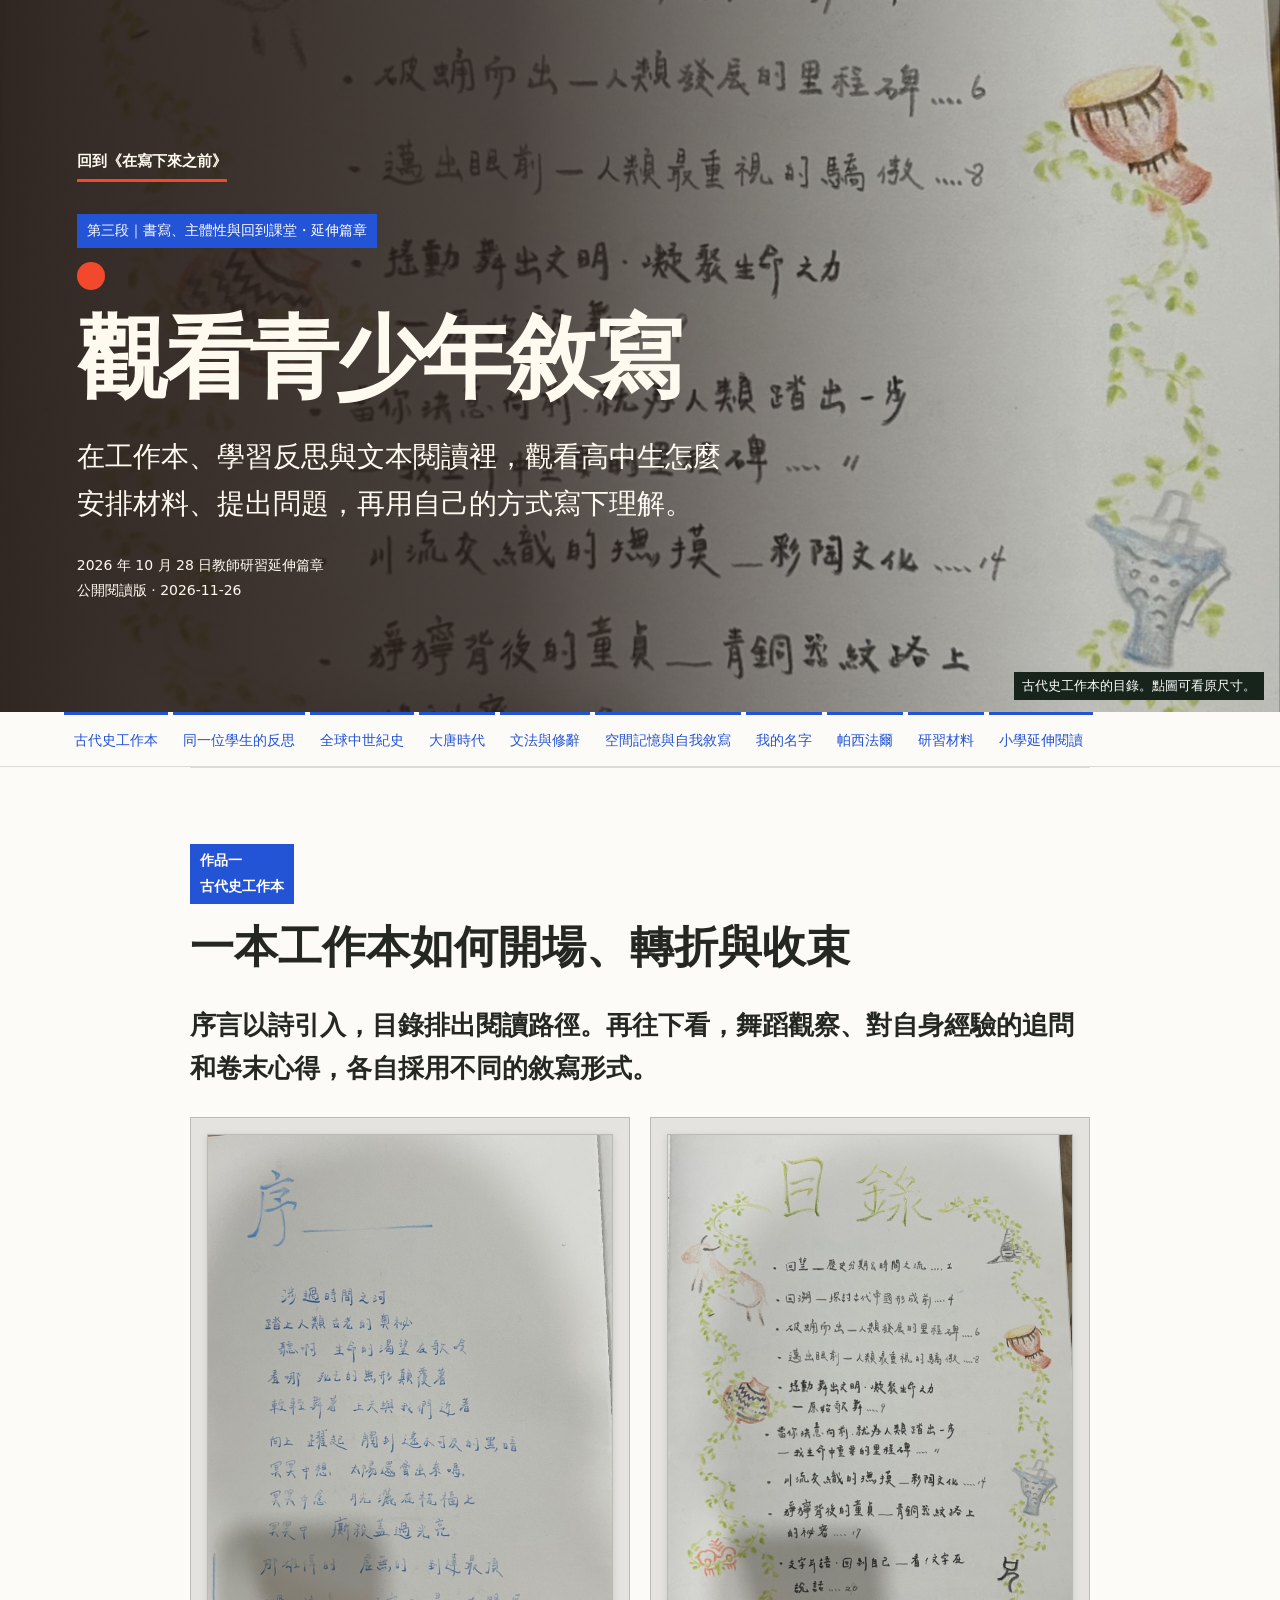
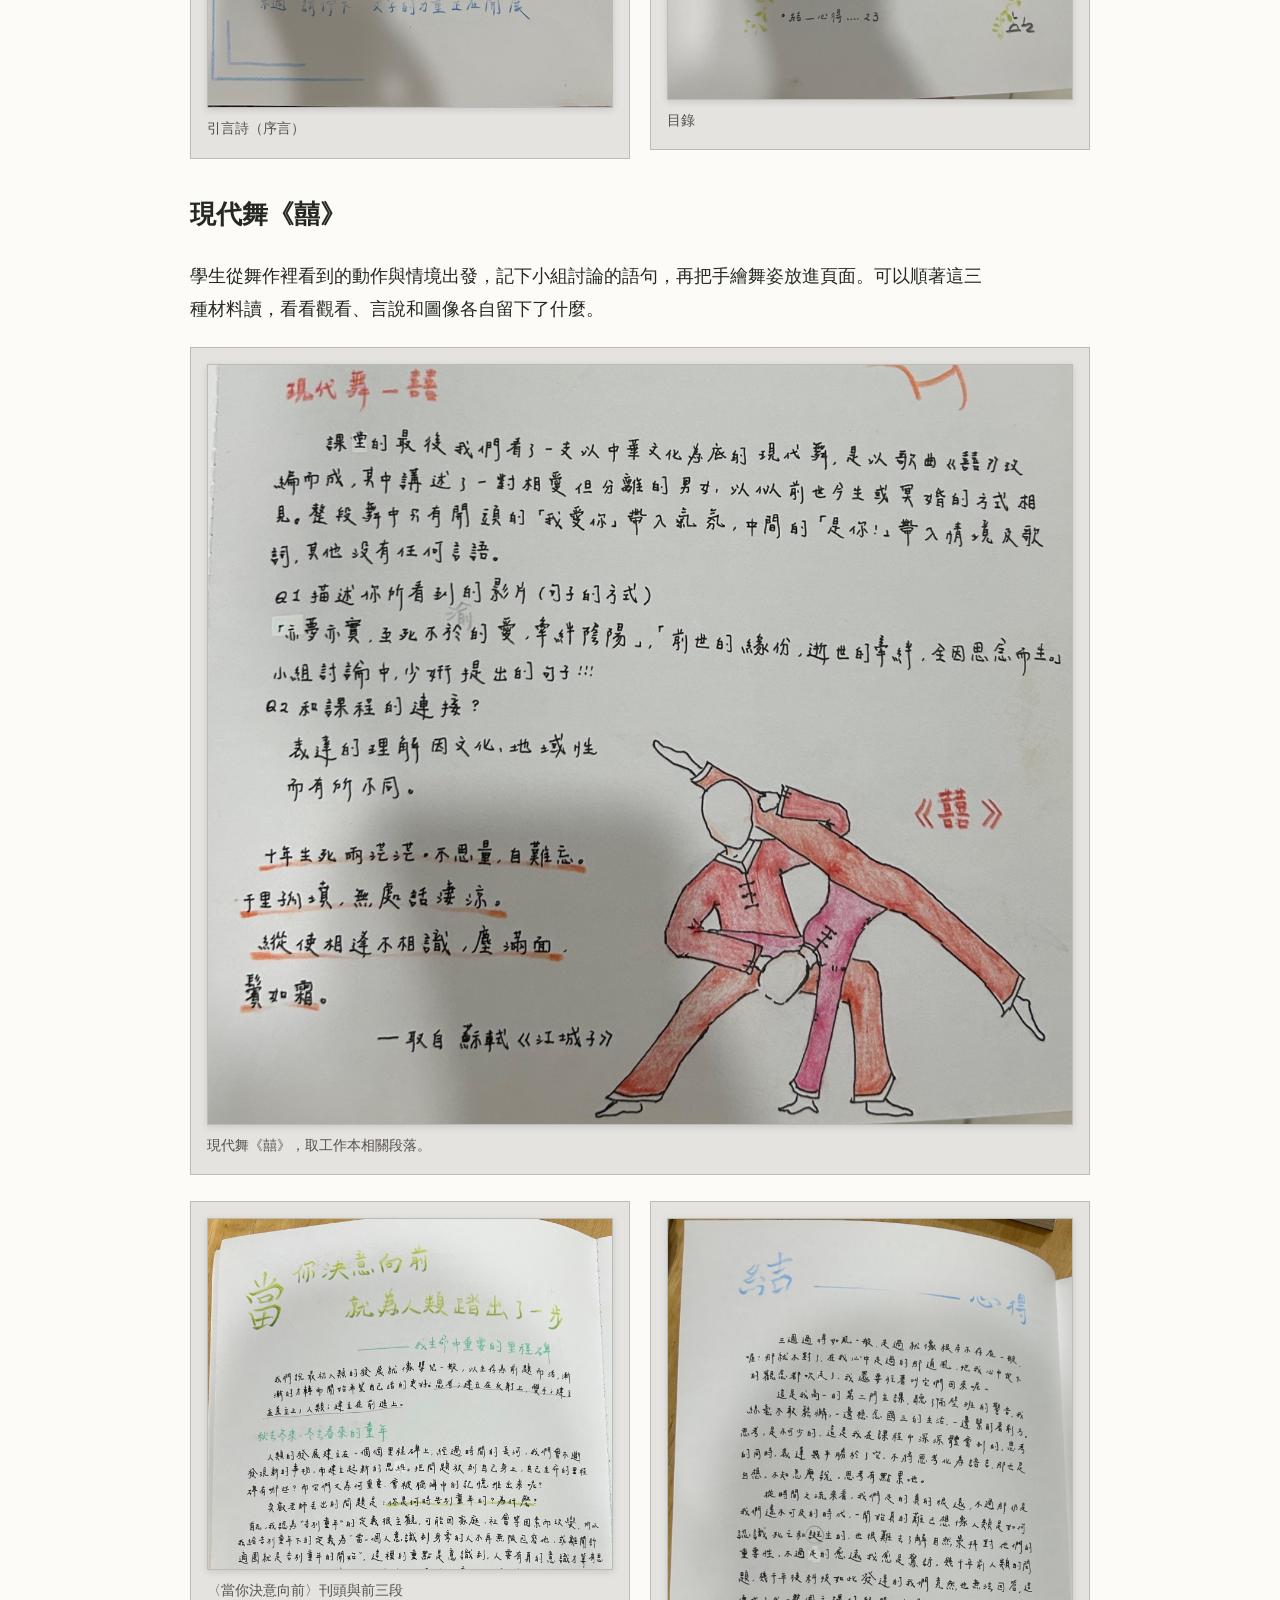
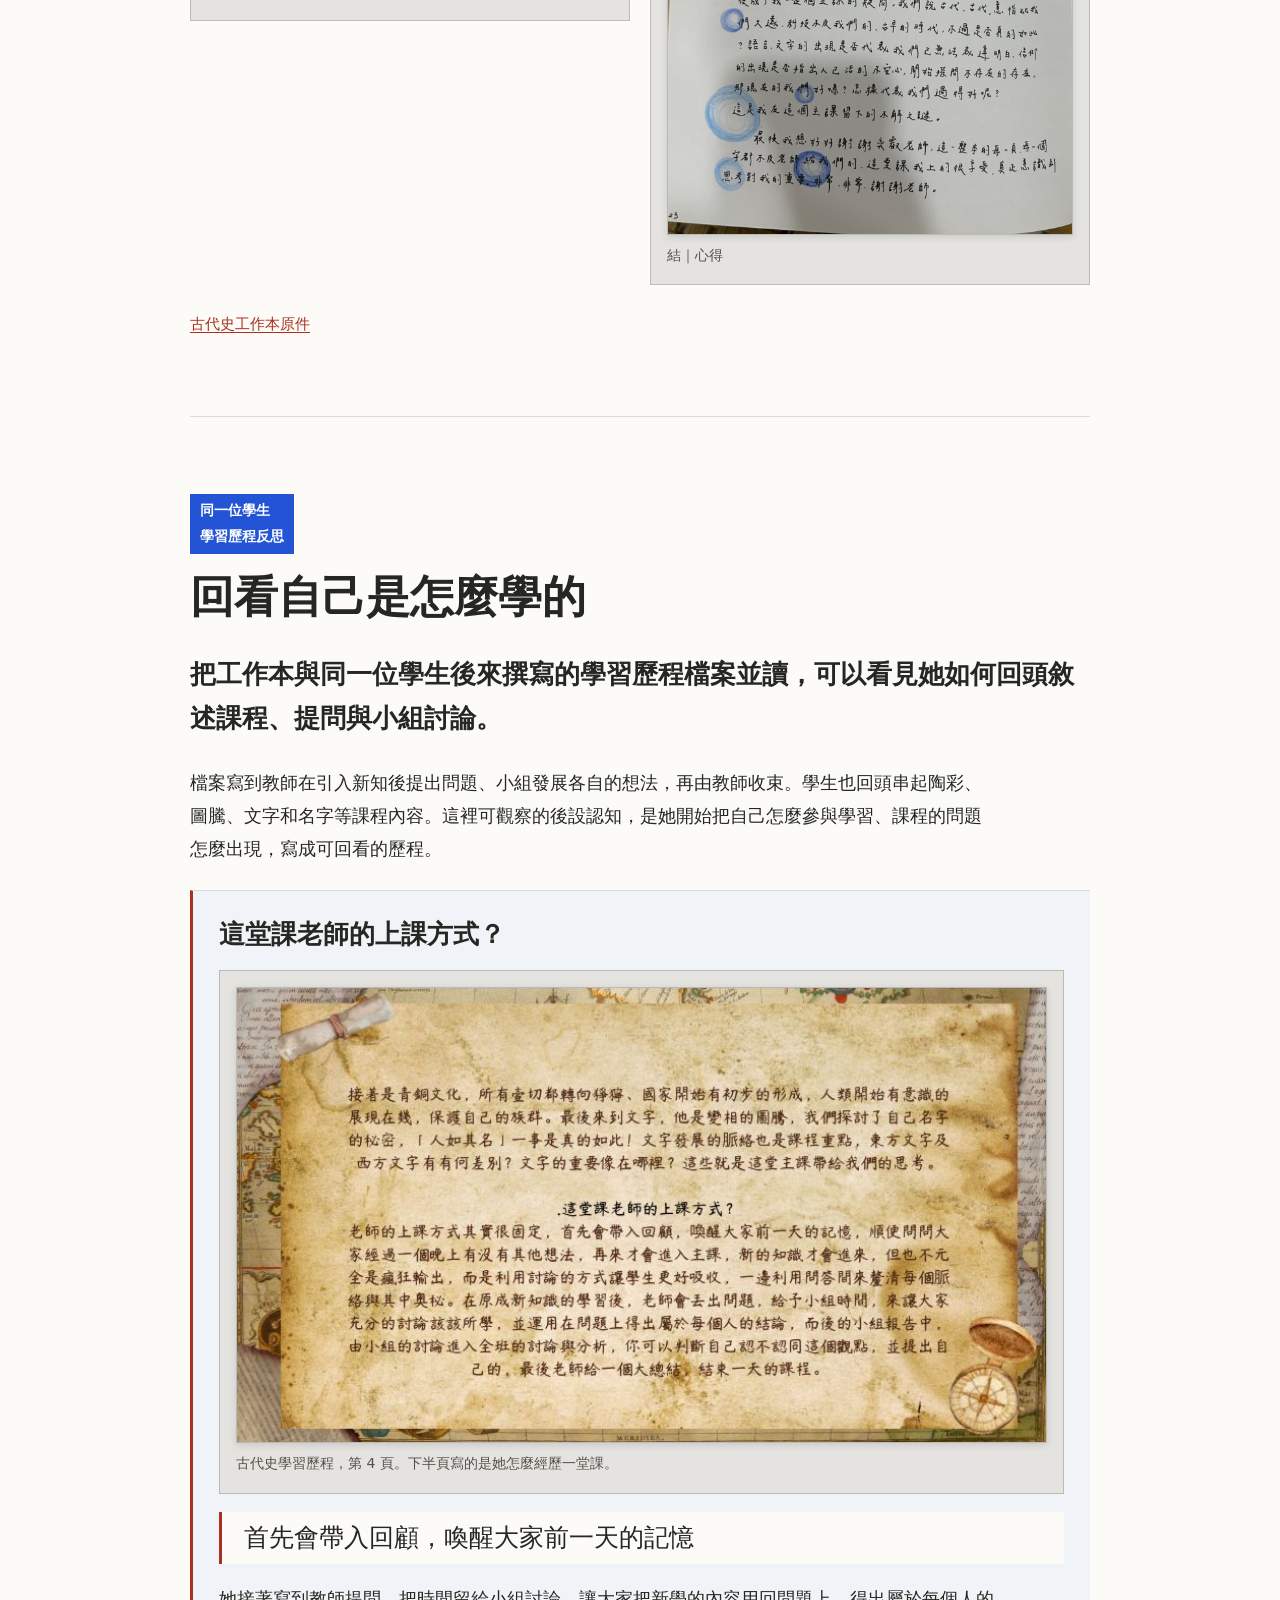
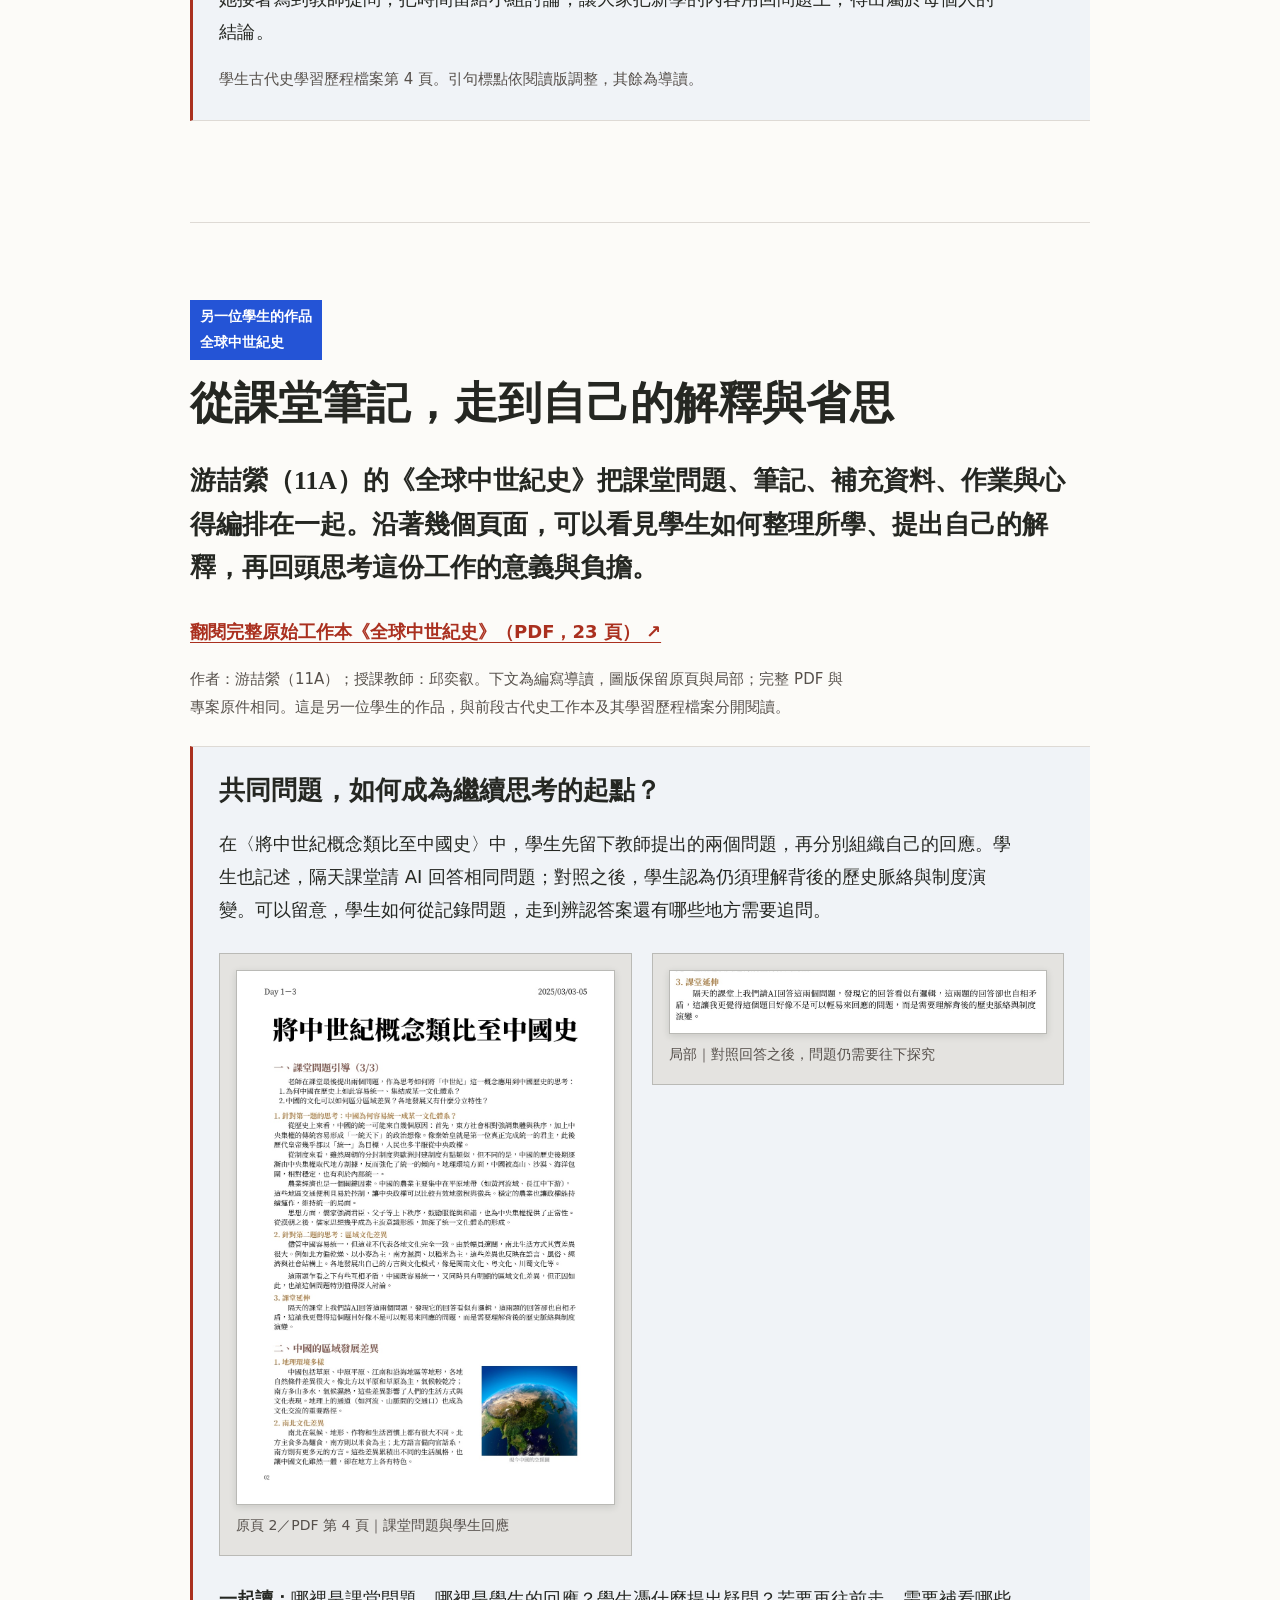
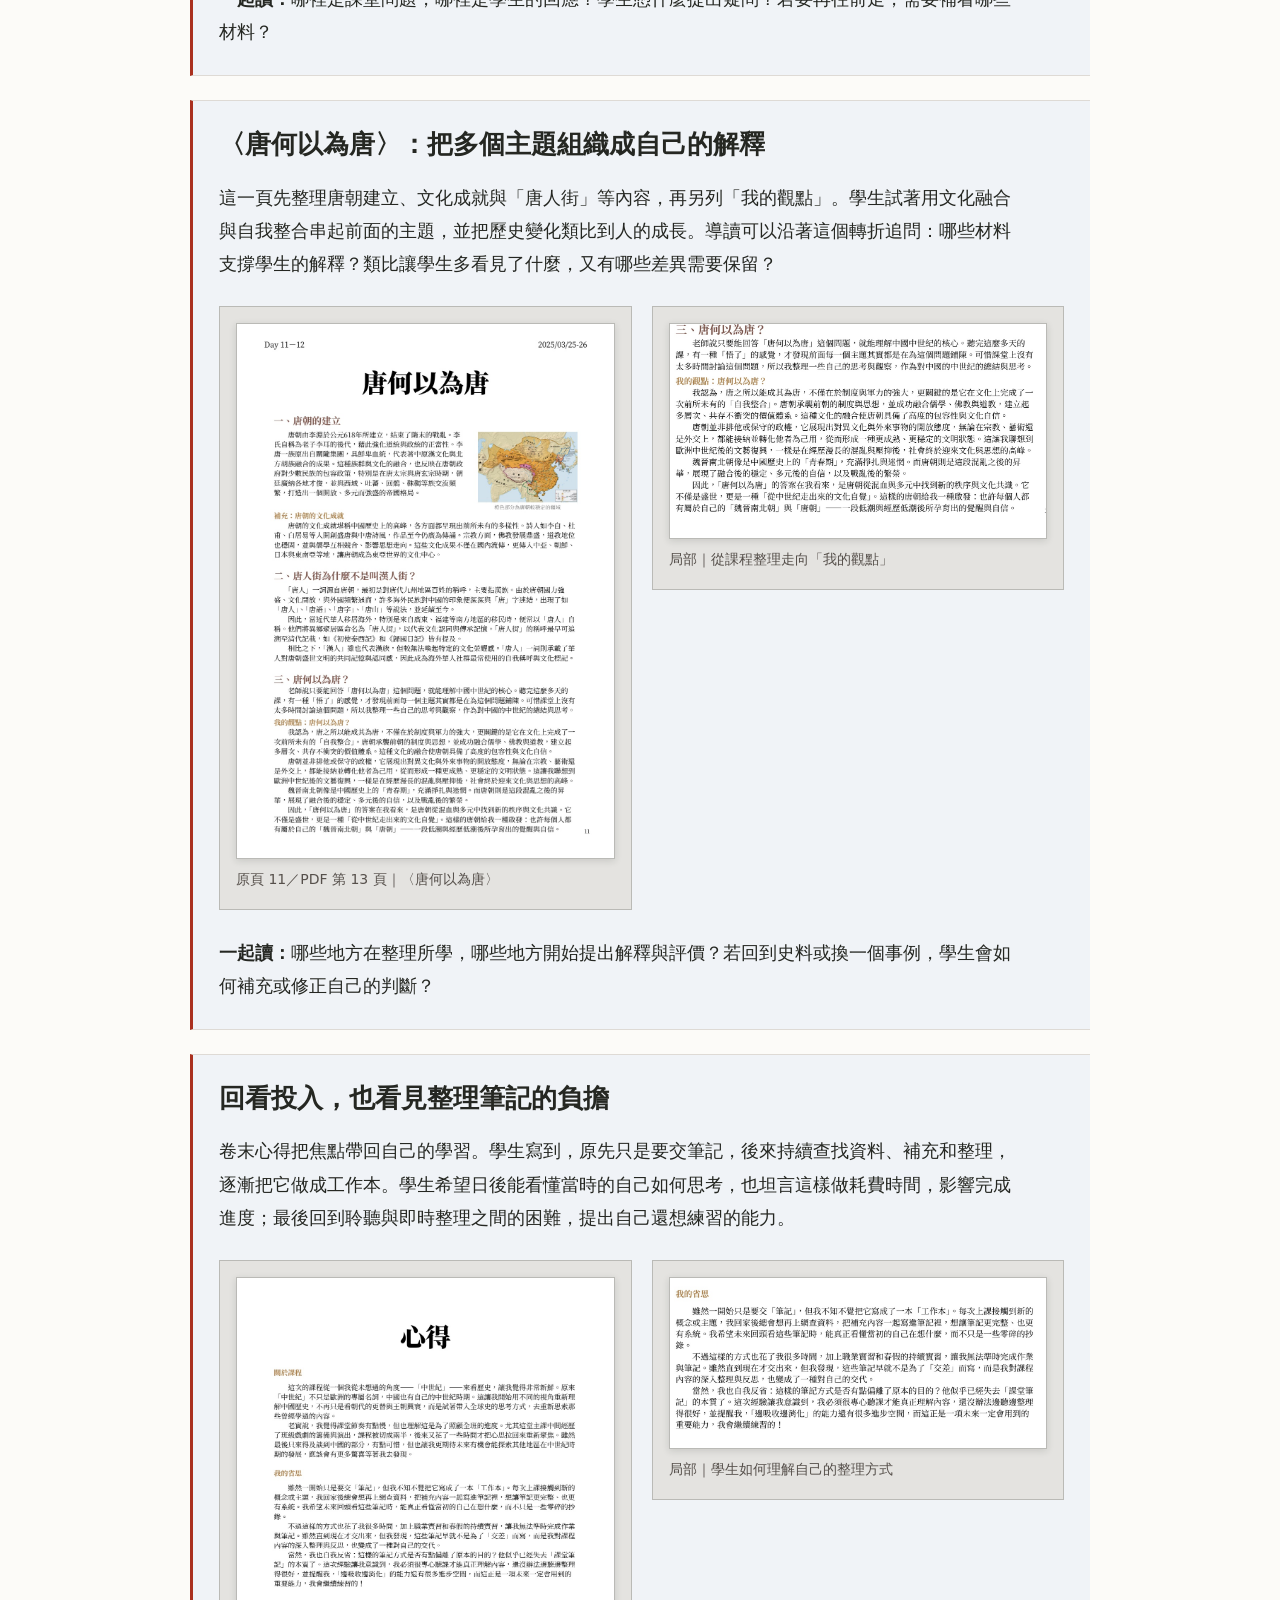
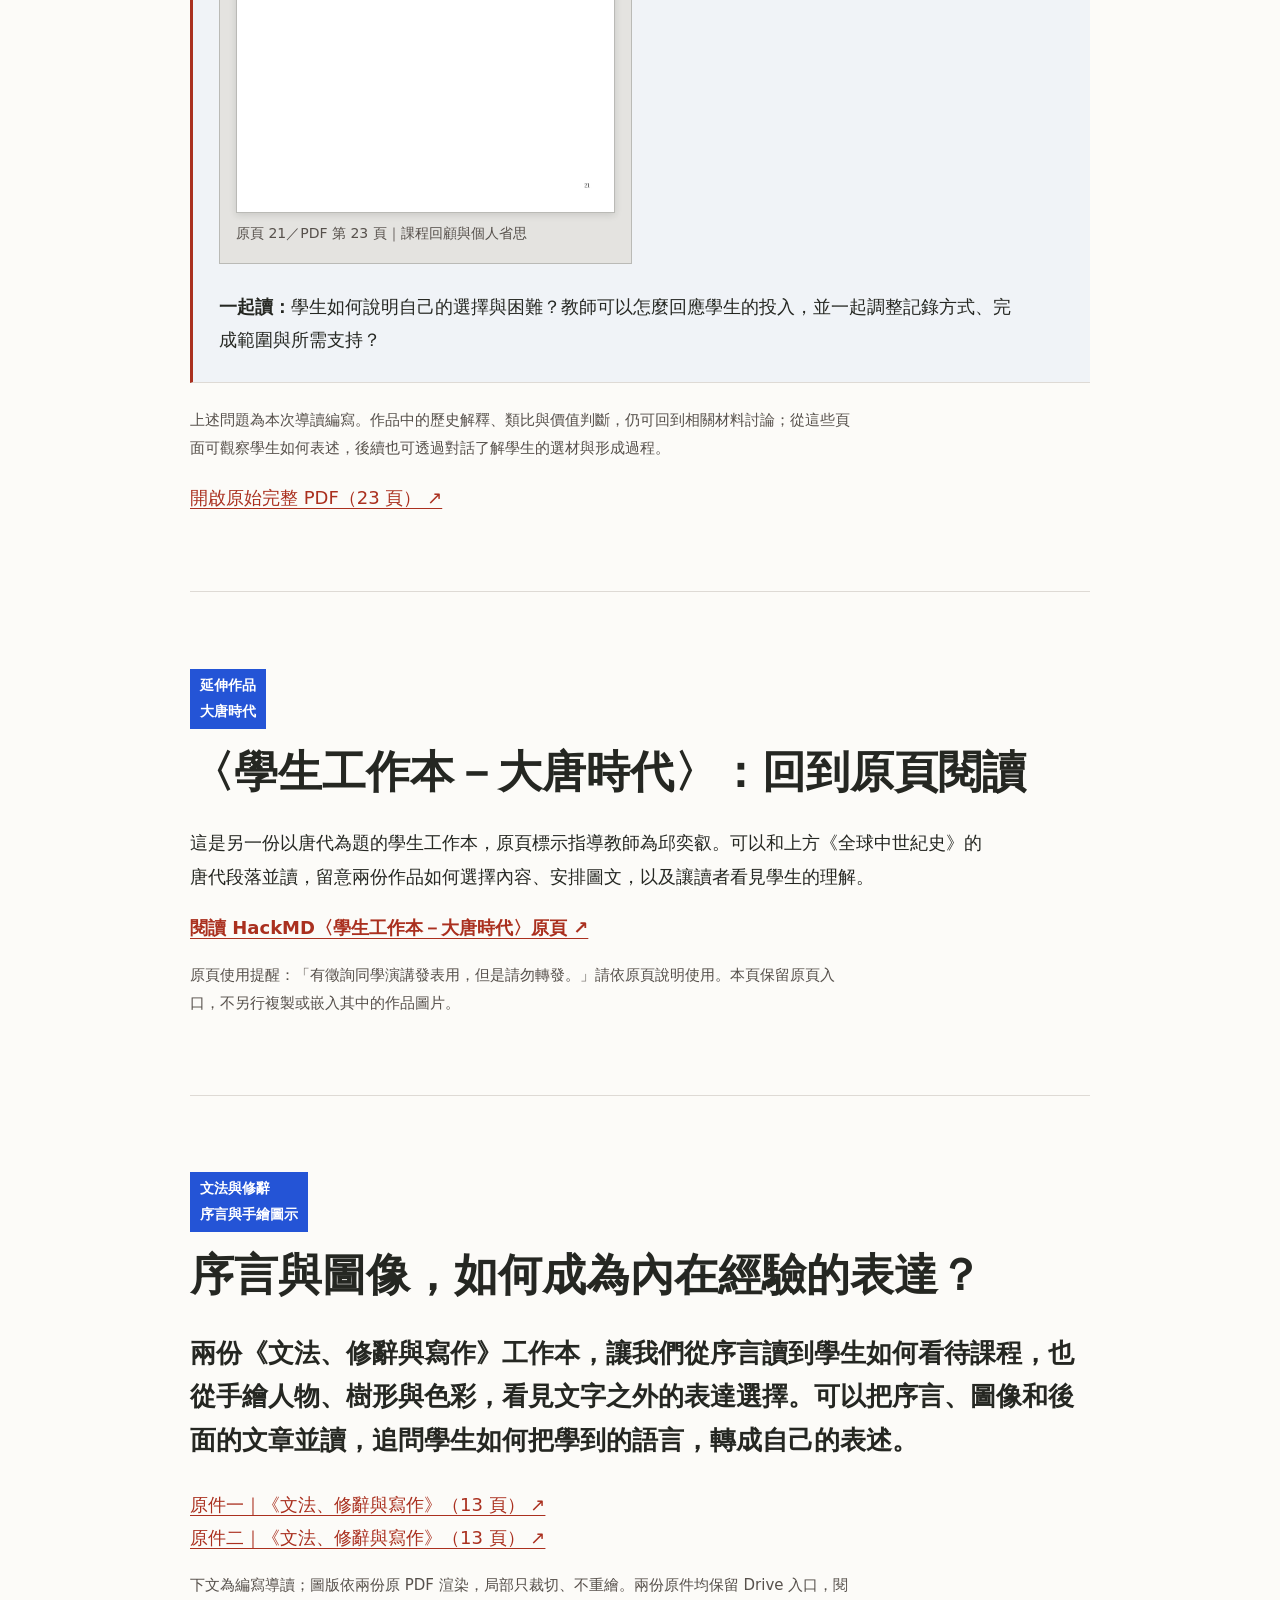
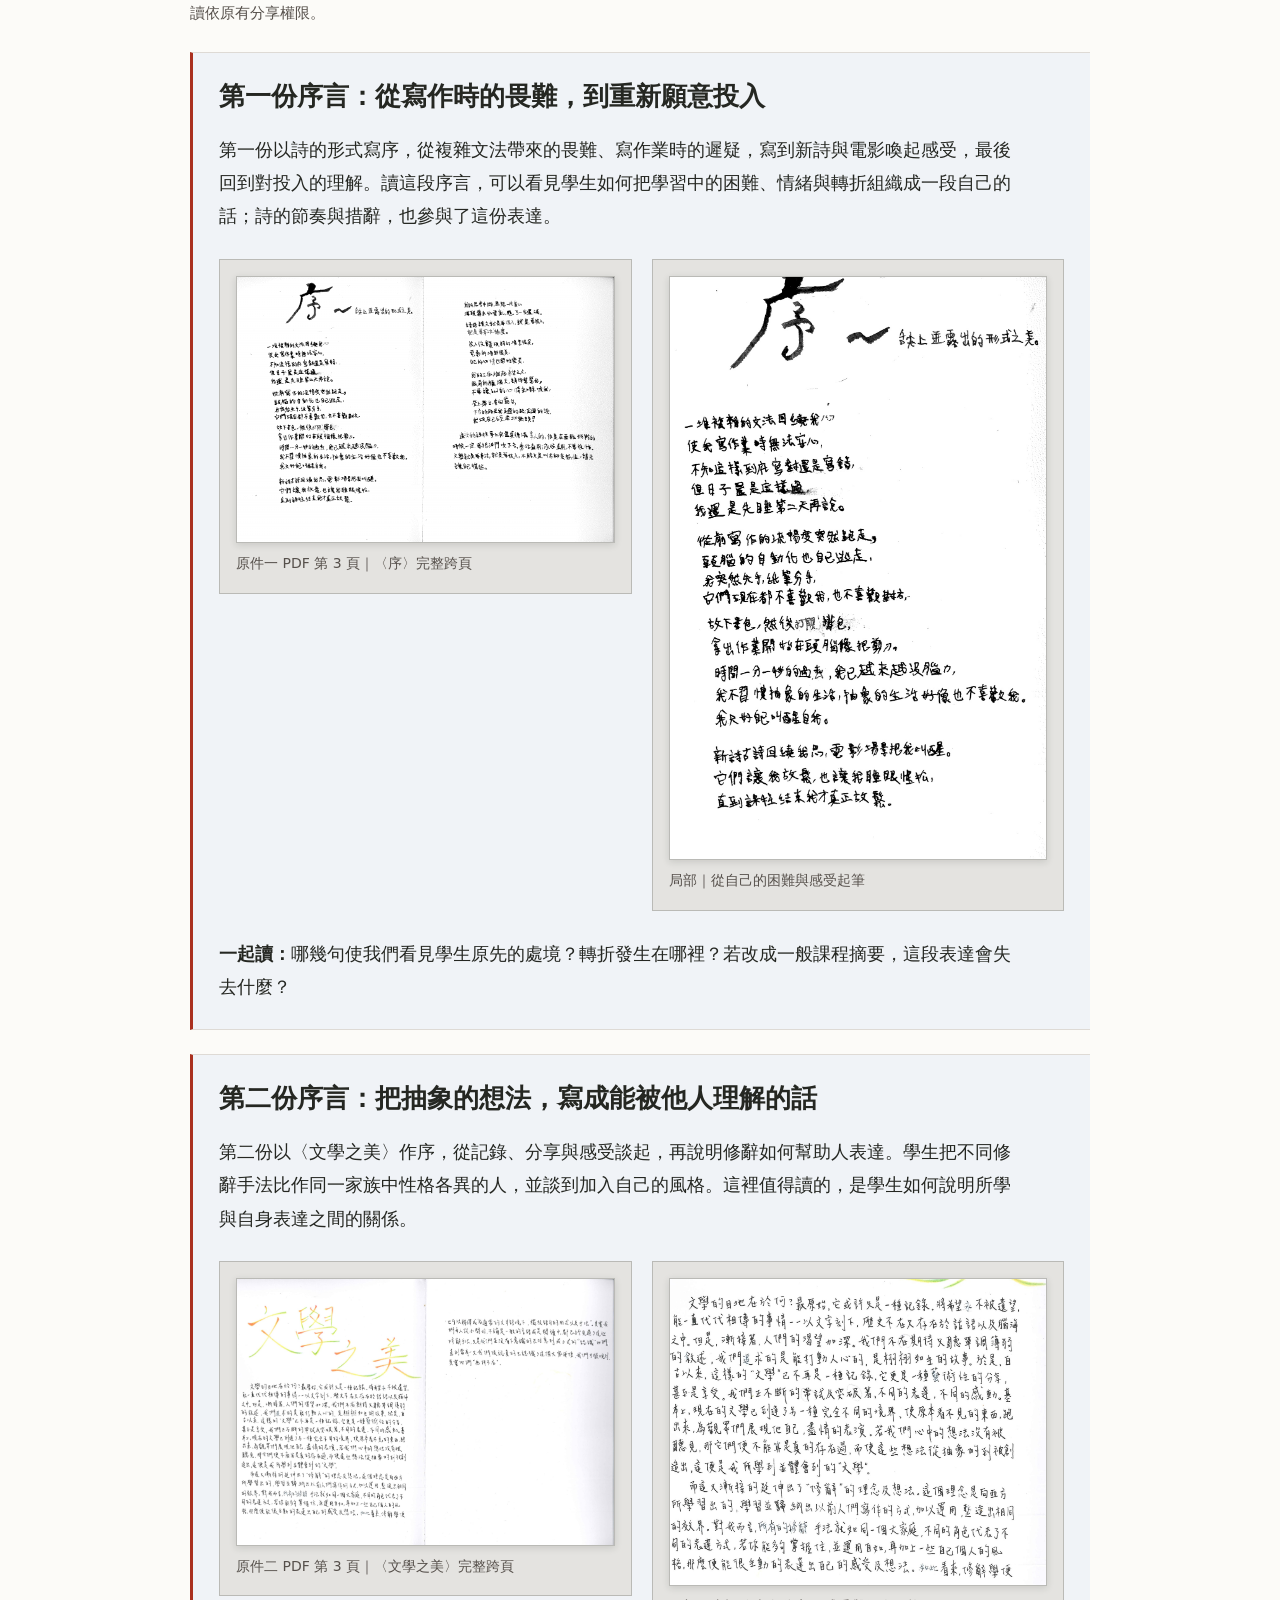
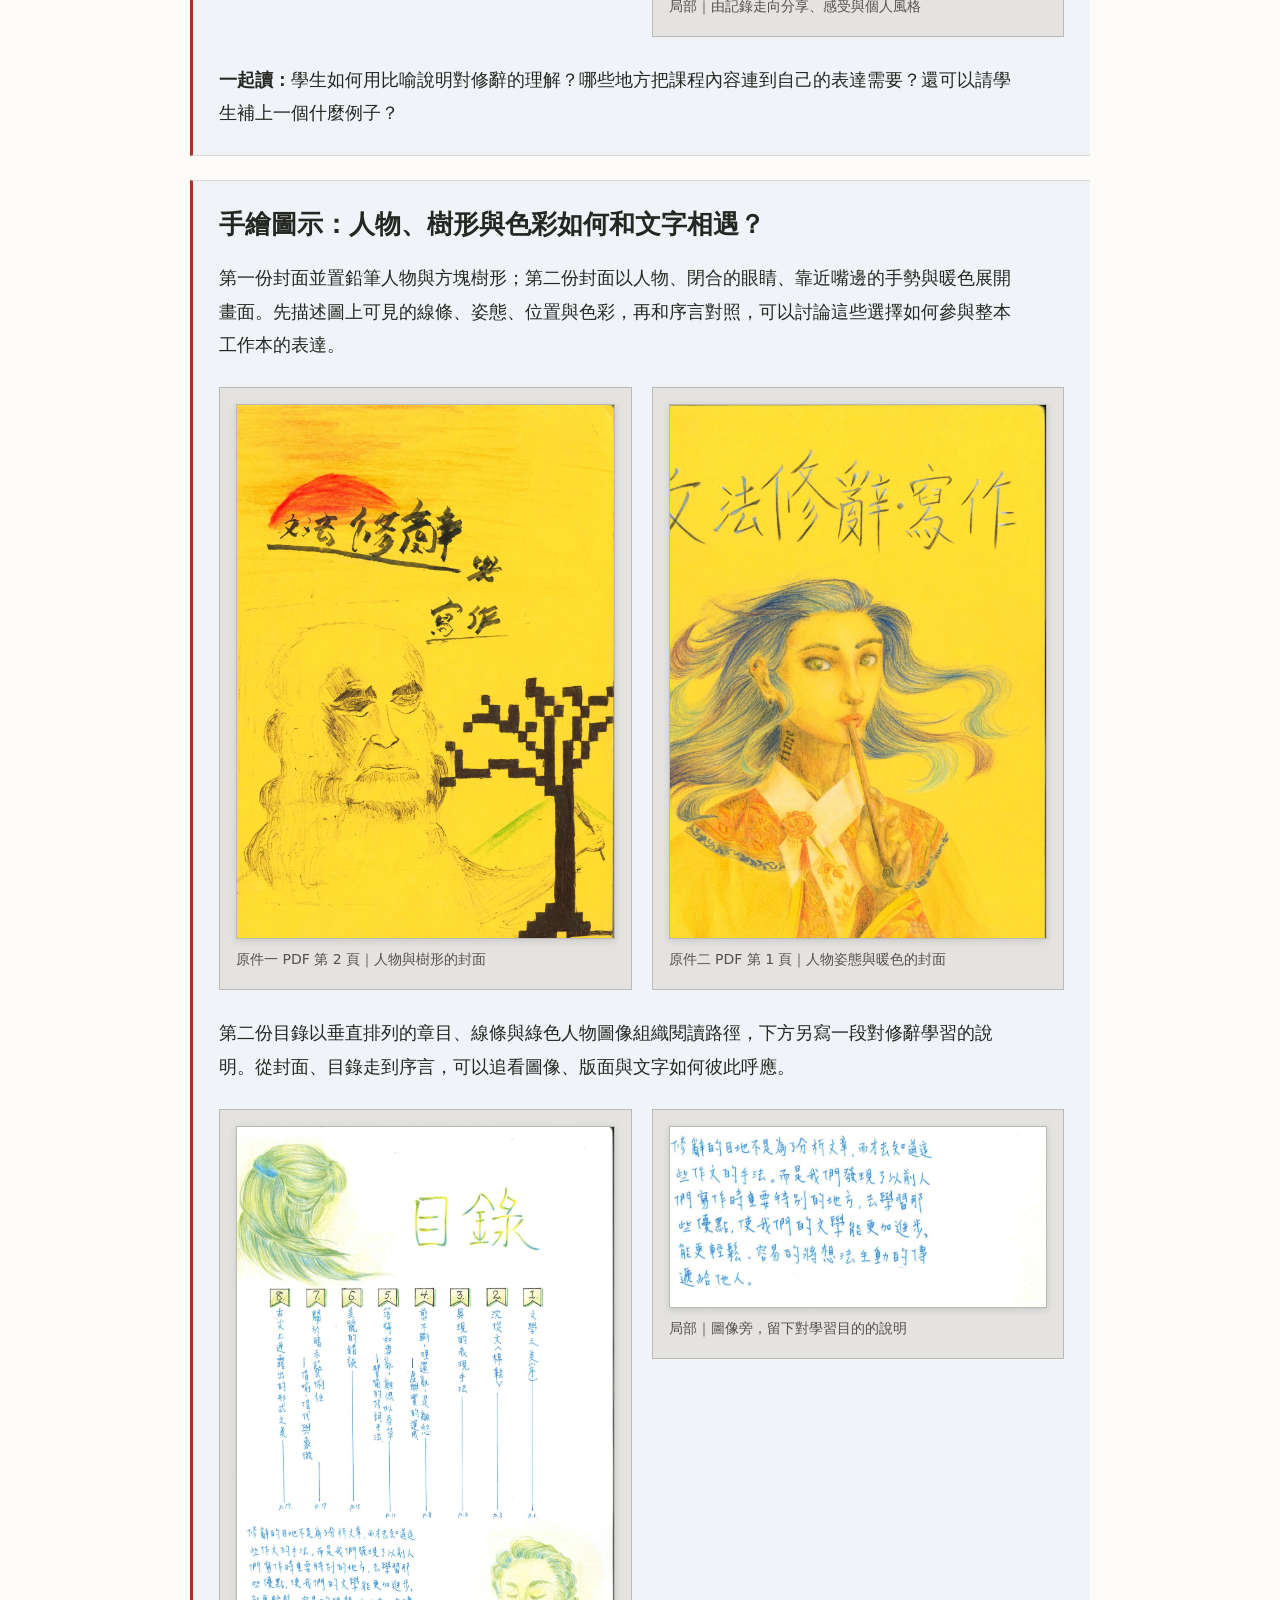
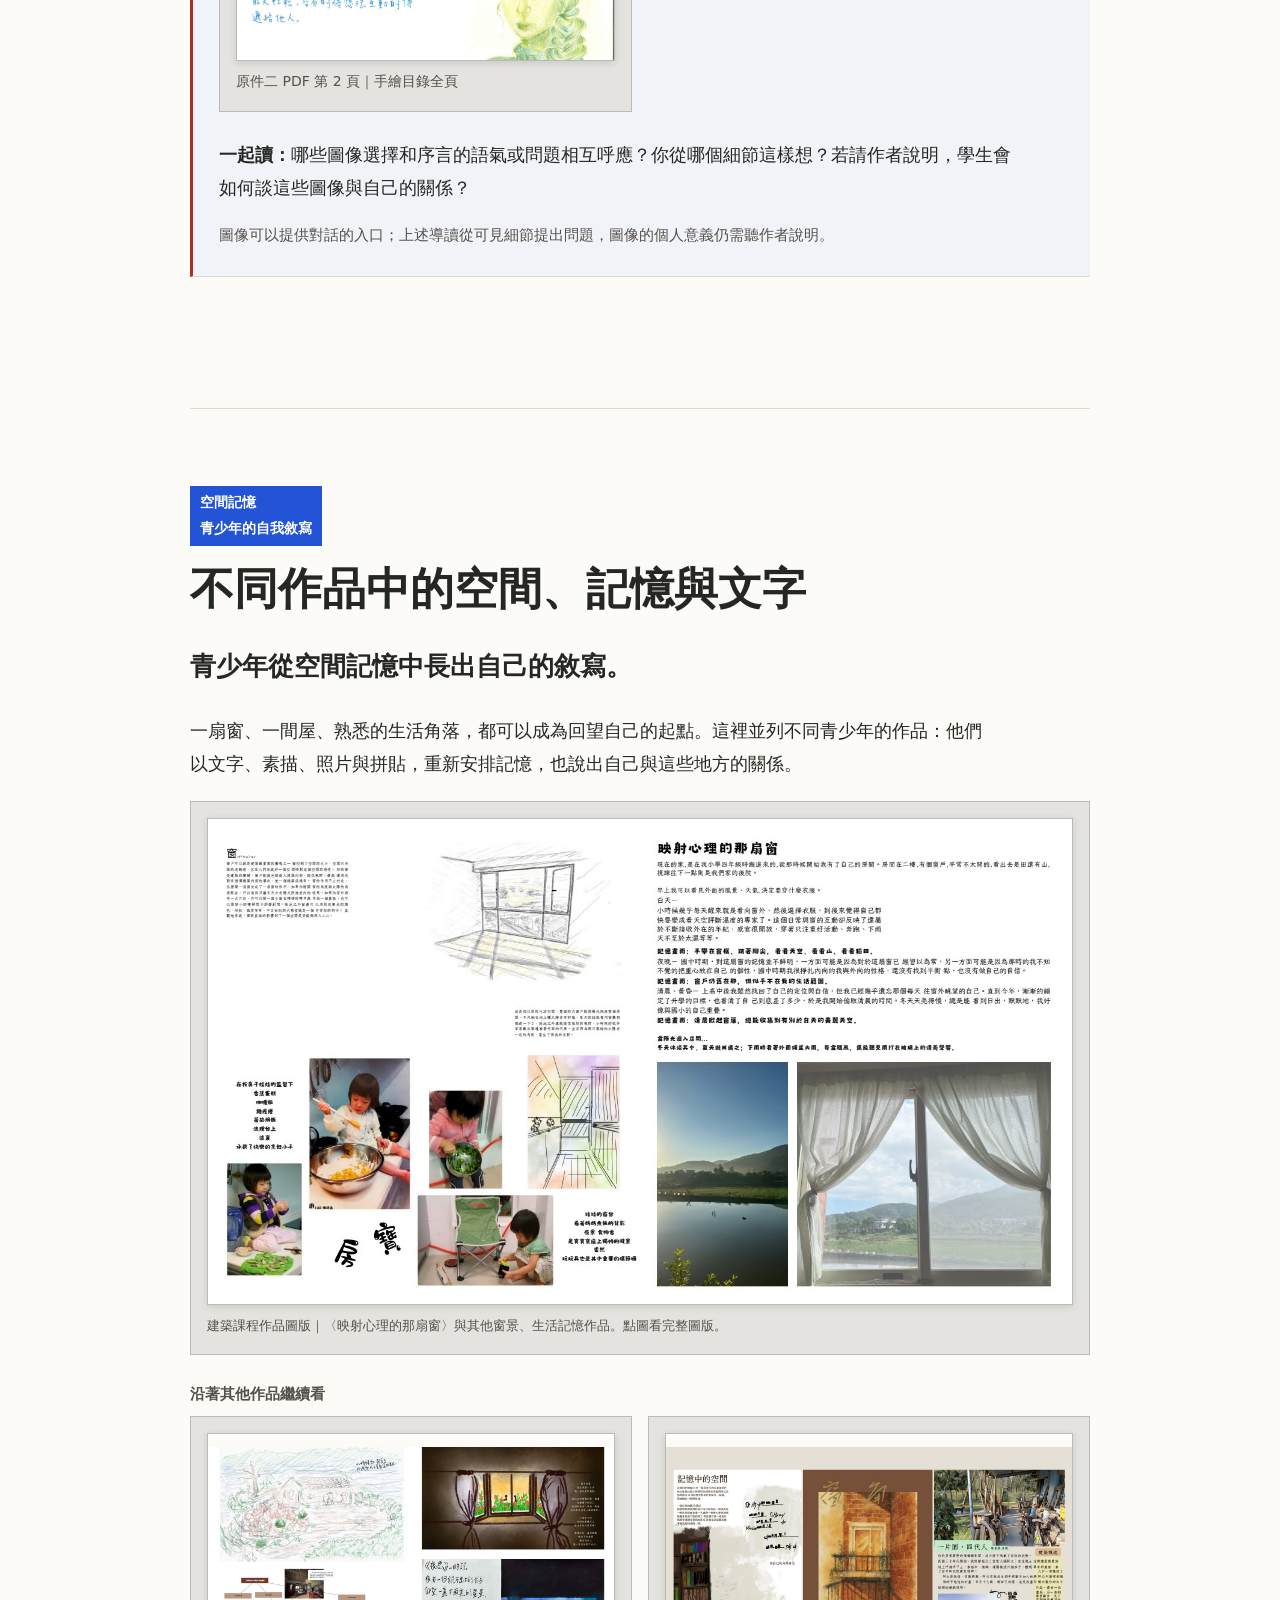
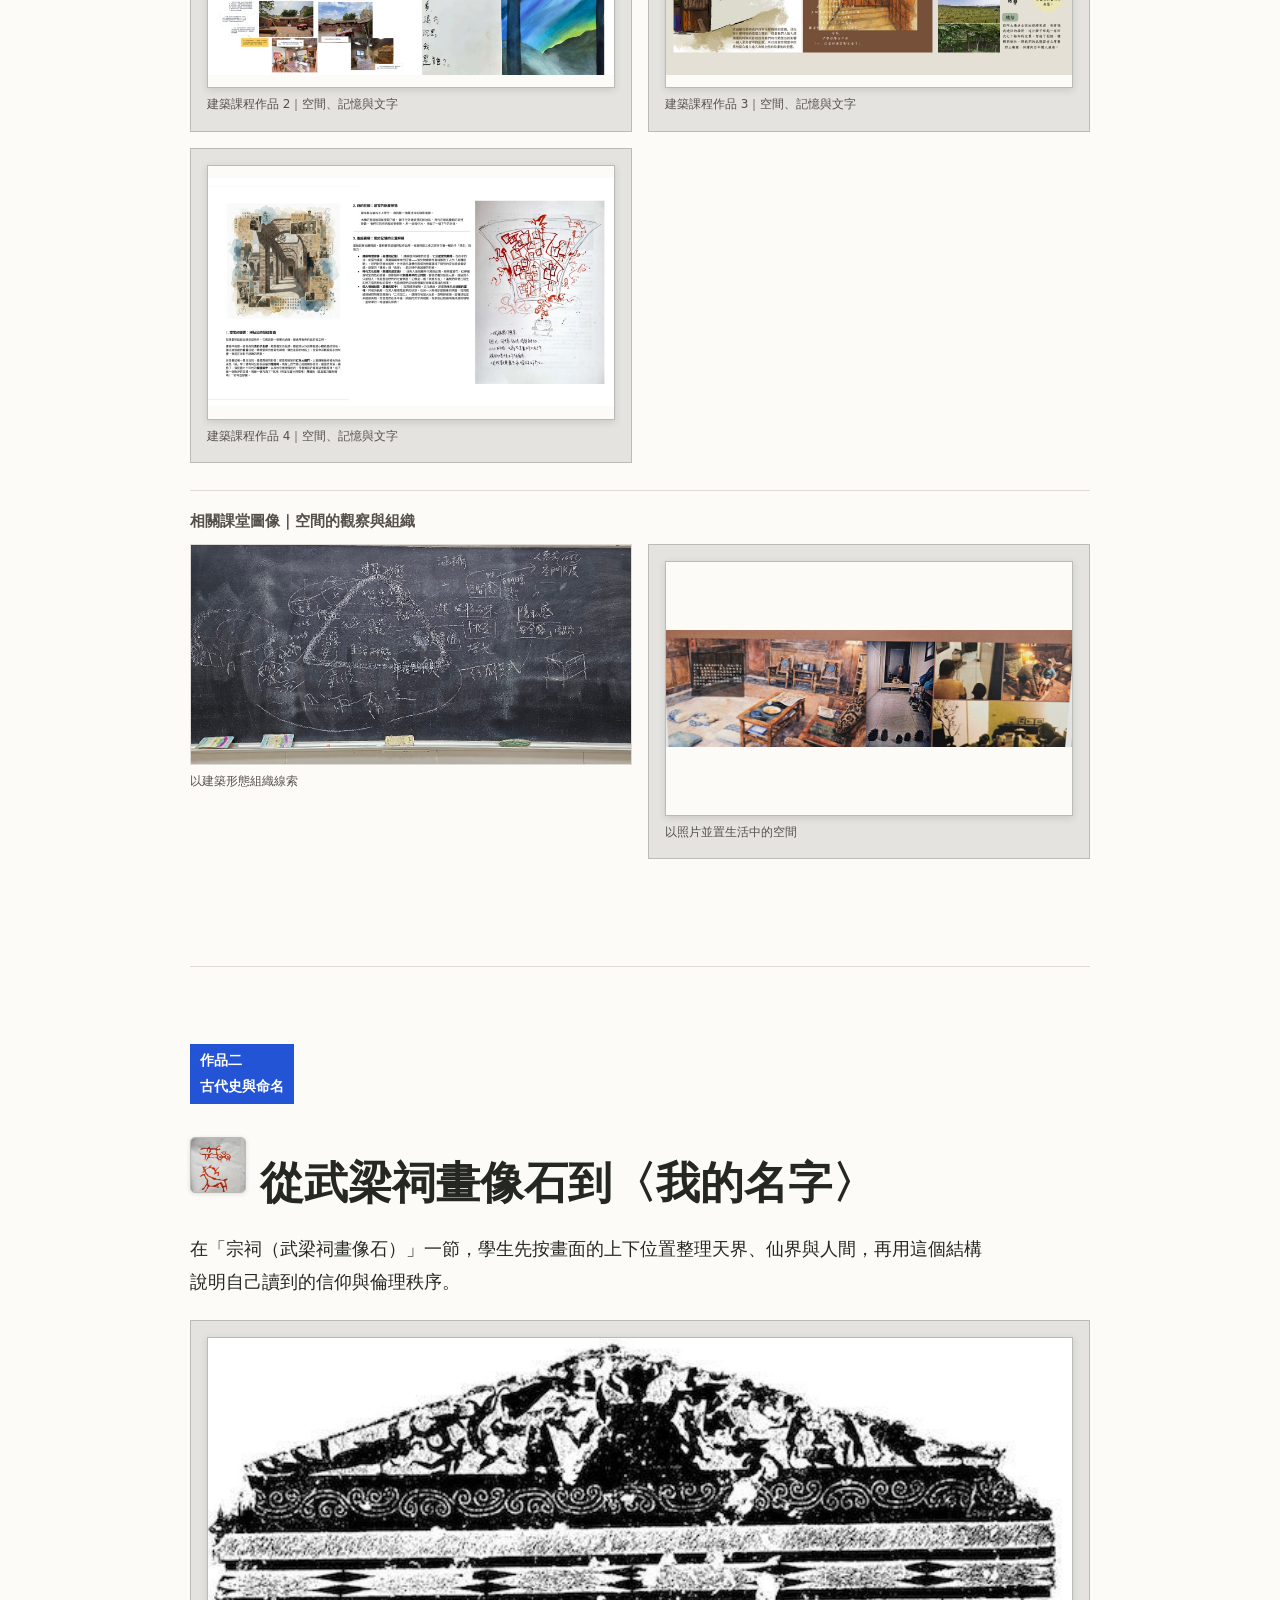
<file: site/youth-writing/index.html>
<!doctype html>
<html lang="zh-Hant" data-style="b">
<head>
  <meta charset="utf-8">
  <meta name="viewport" content="width=device-width, initial-scale=1">
  <title>觀看青少年敘寫</title>
  <link rel="stylesheet" href="../reading.css">
  <link rel="stylesheet" href="../before-writing-comparison/f-reading.css">
  <link rel="stylesheet" href="../before-writing-comparison/reading-journey.css">
  <style>
    .chapter-cover .opening-inner { animation: none; }



    .opening a { color: var(--accent); font-size: 15px; }
    .reading h3 { margin-top: 1.5em; }
    .humanities .reading .plates { display: grid; grid-template-columns: repeat(2,minmax(0,1fr)); gap: 20px; margin: 26px 0; }
    .humanities .reading .plates figure { margin: 0; width: auto; padding: 12px; align-self: start; }
    .plate-link { display: block; }
    .case-note { color: var(--muted); font-size: 15px; }
    .work-excerpt { margin: 24px 0 34px; padding: clamp(18px,3vw,32px); background: var(--surface, var(--paper)); border-block: 1px solid var(--line); }
    .work-excerpt h3, .work-excerpt h4 { margin: 0 0 10px; }
    .work-excerpt h4 { font-size: 17px; }
    .work-excerpt blockquote { margin: 12px 0; background: transparent; padding-block: 3px; font-size: clamp(19px,2.2vw,25px); }
    .reading .work-excerpt > :last-child { margin-bottom: 0; }
    .map-excerpt { display: grid; grid-template-columns: minmax(0,1fr) minmax(0,1fr); gap: 10px; margin: 16px 0; }
    .map-excerpt div { border: 1px solid var(--line); padding: 10px 12px; }
    .map-excerpt strong { display: block; color: var(--accent); }
    .reading .work-excerpt ol { margin: 6px 0 16px; padding-inline-start: 1.5em; }
    .work-excerpt mark { background: var(--surface, var(--paper)); color: inherit; padding-inline: .08em; }
    .humanities .reading figure.source-plate { width: 100%; margin: 18px 0; padding: 0; background: transparent; }
    .source-plate .plate-link { position: relative; background: #fff; outline: 1px solid var(--line); }
    .source-plate .plate-link:focus-visible { outline: 3px solid var(--accent); }
    .source-plate img { width: 100%; max-height: none !important; }
    .plate-focus { position: absolute; pointer-events: none; left: var(--focus-left); top: var(--focus-top); width: var(--focus-width); height: var(--focus-height); border: 2px solid var(--accent); opacity: 0; }
    .reflection-plate { --focus-left: 11%; --focus-top: 46%; --focus-width: 79%; --focus-height: 41%; }
    .xmind-plate { --focus-left: 41%; --focus-top: 38%; --focus-width: 35%; --focus-height: 60%; }
    .canva-plate { --focus-left: 34%; --focus-top: 2%; --focus-width: 32%; --focus-height: 96%; }
    .hackmd-plate { --focus-left: 1%; --focus-top: 24%; --focus-width: 98%; --focus-height: 54%; }
    @media (prefers-reduced-motion: no-preference) {
      [data-highlight].is-reading { animation: plate-arrives .6s ease-out both; }
      .is-reading mark { animation: ink-emphasis .85s .18s ease-out both; }
      .source-plate.is-reading { animation: none; }
      .source-plate.is-reading .plate-focus { animation: find-detail 1.65s .12s ease-out both; }
      @keyframes plate-arrives { from { transform: translateY(9px); } to { transform: translateY(0); } }
      @keyframes ink-emphasis { from { background-color: transparent; } to { background-color: var(--surface, var(--paper)); } }
      @keyframes find-detail { 0%,100% { opacity: 0; } 22%,68% { opacity: .8; } }
    }
    @media (max-width: 520px) {
      .humanities .reading .plates { grid-template-columns: 1fr; }

      .source-plate { --focus-left: 1%; --focus-top: 1%; --focus-width: 98%; --focus-height: 98%; }
    }
  </style>
<link rel="stylesheet" href="../reading-scenes.css"><link rel="stylesheet" href="../humanities-plates.css"><link rel="stylesheet" href="../memory-writing.css"><link rel="stylesheet" href="../paper-surfaces.css"><meta name="release-version" content="2026.11.26.5"><meta name="release-date" content="2026-11-26"></head>
<body class="humanities journey-extension" data-phase="3">
<a class="skip" href="#main">跳到正文</a>
<header class="opening chapter-cover">
  <div class="opening-inner">
    <div>
      <p><a class="enter" href="../before-writing-comparison/f.html" target="_blank" rel="noopener">回到《在寫下來之前》</a></p>
      <p class="journey-context">第三段｜書寫、主體性與回到課堂・延伸篇章</p>
      <h1>觀看青少年敘寫</h1>
      <p class="subtitle">在工作本、學習反思與文本閱讀裡，觀看高中生怎麼安排材料、提出問題，再用自己的方式寫下理解。</p>
      <p class="event-info">2026 年 10 月 28 日教師研習延伸篇章<br>公開閱讀版 · 2026-11-26</p>
    </div>
    <figure>
      <a class="plate-link" href="assets/contents.jpg" data-plate-open data-full-image="assets/contents.jpg" aria-label="放大圖片：古代史工作本的手寫目錄，以淡綠色植物圖樣包圍頁面" aria-haspopup="dialog" aria-controls="photo" target="_blank" rel="noopener"><img src="assets/contents.jpg" alt="古代史工作本的手寫目錄，以淡綠色植物圖樣包圍頁面" fetchpriority="high"></a>
      <figcaption>古代史工作本的目錄。點圖可看原尺寸。</figcaption>
    </figure>
  </div>
</header>
<nav class="chapter-nav" aria-label="篇章導覽"><div>
  <a href="#workbook">古代史工作本</a><a href="#reflection">同一位學生的反思</a><a href="#medieval">全球中世紀史</a><a href="#tang-workbook">大唐時代</a><a href="#grammar-rhetoric">文法與修辭</a><a href="#space-memory">空間記憶與自我敘寫</a><a href="#name">我的名字</a><a href="#parzival">帕西法爾</a><a href="#workshop">研習材料</a><a href="#primary">小學延伸閱讀</a>
</div></nav>
<main id="main" class="reading" tabindex="-1">
  <section id="workbook">
    <p class="chapter-label">作品一<br>古代史工作本</p>
    <div class="chapter-body">
      <h2>一本工作本如何開場、轉折與收束</h2>
      <p class="lead">序言以詩引入，目錄排出閱讀路徑。再往下看，舞蹈觀察、對自身經驗的追問和卷末心得，各自採用不同的敘寫形式。</p>
      <div class="plates">
        <figure data-paper="document"><a class="plate-link" href="assets/prologue.jpg" data-plate-open data-full-image="assets/prologue.jpg" aria-label="放大圖片：工作本序言手寫詩" aria-haspopup="dialog" aria-controls="photo" target="_blank" rel="noopener"><img src="assets/prologue.jpg" alt="工作本序言手寫詩" loading="lazy"></a><figcaption>引言詩（序言）</figcaption></figure>
        <figure data-paper="document"><a class="plate-link" href="assets/contents.jpg" data-plate-open data-full-image="assets/contents.jpg" aria-label="放大圖片：工作本目錄及手繪邊飾" aria-haspopup="dialog" aria-controls="photo" target="_blank" rel="noopener"><img src="assets/contents.jpg" alt="工作本目錄及手繪邊飾" loading="lazy"></a><figcaption>目錄</figcaption></figure>
      </div>
      <h3>現代舞《囍》</h3>
      <p>學生從舞作裡看到的動作與情境出發，記下小組討論的語句，再把手繪舞姿放進頁面。可以順著這三種材料讀，看看觀看、言說和圖像各自留下了什麼。</p>
      <figure data-highlight data-paper="document"><a class="plate-link" href="assets/dance.jpg" data-plate-open data-full-image="assets/dance.jpg" aria-label="放大圖片：現代舞囍的觀察、討論記錄與手繪舞姿" aria-haspopup="dialog" aria-controls="photo" target="_blank" rel="noopener"><img src="assets/dance.jpg" alt="現代舞囍的觀察、討論記錄與手繪舞姿" loading="lazy"></a><figcaption>現代舞《囍》，取工作本相關段落。</figcaption></figure>
      <div class="plates">
        <figure data-paper="document"><a class="plate-link" href="assets/step-forward.jpg" data-plate-open data-full-image="assets/step-forward.jpg" aria-label="放大圖片：當你決意向前的刊頭及前三段" aria-haspopup="dialog" aria-controls="photo" target="_blank" rel="noopener"><img src="assets/step-forward.jpg" alt="當你決意向前的刊頭及前三段" loading="lazy"></a><figcaption>〈當你決意向前〉刊頭與前三段</figcaption></figure>
        <figure data-paper="document"><a class="plate-link" href="assets/conclusion.jpg" data-plate-open data-full-image="assets/conclusion.jpg" aria-label="放大圖片：工作本卷末的手寫心得" aria-haspopup="dialog" aria-controls="photo" target="_blank" rel="noopener"><img src="assets/conclusion.jpg" alt="工作本卷末的手寫心得" loading="lazy"></a><figcaption>結｜心得</figcaption></figure>
      </div>
      <p class="case-note"><a href="https://docs.google.com/document/d/1akY-G9j6utBi0X88yLqE8tGntBj9b73Is5bFT3Q5mJ0/edit" target="_blank" rel="noopener">古代史工作本原件</a></p>
    </div>
  </section>
  <section id="reflection">
    <p class="chapter-label">同一位學生<br>學習歷程反思</p>
    <div class="chapter-body">
      <h2>回看自己是怎麼學的</h2>
      <p class="lead">把工作本與同一位學生後來撰寫的學習歷程檔案並讀，可以看見她如何回頭敘述課程、提問與小組討論。</p>
      <p>檔案寫到教師在引入新知後提出問題、小組發展各自的想法，再由教師收束。學生也回頭串起陶彩、圖騰、文字和名字等課程內容。這裡可觀察的後設認知，是她開始把自己怎麼參與學習、課程的問題怎麼出現，寫成可回看的歷程。</p>
      <article class="work-excerpt" data-highlight aria-labelledby="reflection-excerpt">
        <h3 id="reflection-excerpt">這堂課老師的上課方式？</h3>
        <figure class="source-plate reflection-plate" data-highlight data-paper="document">
          <a class="plate-link" href="assets/reflection-source.jpg" data-plate-open data-full-image="assets/reflection-source.jpg" aria-label="放大圖片：古代史學習歷程第四頁。學生寫下前一日的回顧、小組討論、全班報告與教師收束。" aria-haspopup="dialog" aria-controls="photo" target="_blank" rel="noopener">
            <picture><source media="(max-width: 520px)" srcset="assets/reflection-detail.jpg"><img src="assets/reflection-source.jpg" alt="古代史學習歷程第四頁。學生寫下前一日的回顧、小組討論、全班報告與教師收束。" loading="lazy"></picture><span class="plate-focus" aria-hidden="true"></span>
          </a><figcaption>古代史學習歷程，第 4 頁。下半頁寫的是她怎麼經歷一堂課。</figcaption>
        </figure>
        <blockquote>首先會帶入回顧，喚醒大家前一天的記憶</blockquote>
        <p>她接著寫到教師提問，把時間留給小組討論，讓大家把新學的內容用回問題上，<mark>得出屬於每個人的結論</mark>。</p>
        <p class="case-note">學生古代史學習歷程檔案第 4 頁。引句標點依閱讀版調整，其餘為導讀。</p>
      </article>
      
    </div>
  </section>

  <section id="medieval">
    <p class="chapter-label">另一位學生的作品<br>全球中世紀史</p>
    <div class="chapter-body">
      <h2>從課堂筆記，走到自己的解釋與省思</h2>
      <p class="lead">游喆縈（11A）的《全球中世紀史》把課堂問題、筆記、補充資料、作業與心得編排在一起。沿著幾個頁面，可以看見學生如何整理所學、提出自己的解釋，再回頭思考這份工作的意義與負擔。</p>
      <p><strong><a href="assets/you-zheying-global-middle-ages.pdf" target="_blank" rel="noopener">翻閱完整原始工作本《全球中世紀史》（PDF，23 頁） ↗</a></strong></p>
      <p class="case-note">作者：游喆縈（11A）；授課教師：邱奕叡。下文為編寫導讀，圖版保留原頁與局部；完整 PDF 與專案原件相同。這是另一位學生的作品，與前段古代史工作本及其學習歷程檔案分開閱讀。</p>
      <article class="work-excerpt" aria-labelledby="medieval-questions-title">
        <h3 id="medieval-questions-title">共同問題，如何成為繼續思考的起點？</h3>
        <p>在〈將中世紀概念類比至中國史〉中，學生先留下教師提出的兩個問題，再分別組織自己的回應。學生也記述，隔天課堂請 AI 回答相同問題；對照之後，學生認為仍須理解背後的歷史脈絡與制度演變。可以留意，學生如何從記錄問題，走到辨認答案還有哪些地方需要追問。</p>
        <div class="plates">
          <figure data-paper="document"><a class="plate-link" href="assets/medieval-questions.jpg" data-plate-open data-full-image="assets/medieval-questions.jpg" aria-label="放大全球中世紀史第 2 頁全頁：課堂問題、學生回應與延伸" aria-haspopup="dialog" aria-controls="photo" target="_blank" rel="noopener"><img src="assets/medieval-questions.jpg" width="1072" height="1517" alt="全球中世紀史第 2 頁，整理課堂問題、學生回應及課堂延伸" loading="lazy"></a><figcaption>原頁 2／PDF 第 4 頁｜課堂問題與學生回應</figcaption></figure>
          <figure data-paper="document"><a class="plate-link" href="assets/medieval-questions-detail.jpg" data-plate-open data-full-image="assets/medieval-questions-detail.jpg" aria-label="放大課堂延伸局部：學生記述與 AI 回答對照後留下的疑問" aria-haspopup="dialog" aria-controls="photo" target="_blank" rel="noopener"><img src="assets/medieval-questions-detail.jpg" alt="第 2 頁課堂延伸局部，記述學生對照 AI 回答後的思考" loading="lazy"></a><figcaption>局部｜對照回答之後，問題仍需要往下探究</figcaption></figure>
        </div>
        <p><strong>一起讀：</strong>哪裡是課堂問題，哪裡是學生的回應？學生憑什麼提出疑問？若要再往前走，需要補看哪些材料？</p>
      </article>
      <article class="work-excerpt" aria-labelledby="medieval-tang-title">
        <h3 id="medieval-tang-title">〈唐何以為唐〉：把多個主題組織成自己的解釋</h3>
        <p>這一頁先整理唐朝建立、文化成就與「唐人街」等內容，再另列「我的觀點」。學生試著用文化融合與自我整合串起前面的主題，並把歷史變化類比到人的成長。導讀可以沿著這個轉折追問：哪些材料支撐學生的解釋？類比讓學生多看見了什麼，又有哪些差異需要保留？</p>
        <div class="plates">
          <figure data-paper="document"><a class="plate-link" href="assets/medieval-tang.jpg" data-plate-open data-full-image="assets/medieval-tang.jpg" aria-label="放大唐何以為唐第 11 頁全頁" aria-haspopup="dialog" aria-controls="photo" target="_blank" rel="noopener"><img src="assets/medieval-tang.jpg" width="1072" height="1517" alt="唐何以為唐全頁，前半整理課程內容，後半另列我的觀點" loading="lazy"></a><figcaption>原頁 11／PDF 第 13 頁｜〈唐何以為唐〉</figcaption></figure>
          <figure data-paper="document"><a class="plate-link" href="assets/medieval-tang-detail.jpg" data-plate-open data-full-image="assets/medieval-tang-detail.jpg" aria-label="放大唐何以為唐局部：學生的思考與我的觀點" aria-haspopup="dialog" aria-controls="photo" target="_blank" rel="noopener"><img src="assets/medieval-tang-detail.jpg" alt="唐何以為唐下半頁局部，學生綜合課程主題並提出自己的解釋" loading="lazy"></a><figcaption>局部｜從課程整理走向「我的觀點」</figcaption></figure>
        </div>
        <p><strong>一起讀：</strong>哪些地方在整理所學，哪些地方開始提出解釋與評價？若回到史料或換一個事例，學生會如何補充或修正自己的判斷？</p>
      </article>
      <article class="work-excerpt" aria-labelledby="medieval-reflection-title">
        <h3 id="medieval-reflection-title">回看投入，也看見整理筆記的負擔</h3>
        <p>卷末心得把焦點帶回自己的學習。學生寫到，原先只是要交筆記，後來持續查找資料、補充和整理，逐漸把它做成工作本。學生希望日後能看懂當時的自己如何思考，也坦言這樣做耗費時間，影響完成進度；最後回到聆聽與即時整理之間的困難，提出自己還想練習的能力。</p>
        <div class="plates">
          <figure data-paper="document"><a class="plate-link" href="assets/medieval-reflection.jpg" data-plate-open data-full-image="assets/medieval-reflection.jpg" aria-label="放大全球中世紀史卷末心得全頁" aria-haspopup="dialog" aria-controls="photo" target="_blank" rel="noopener"><img src="assets/medieval-reflection.jpg" width="1072" height="1517" alt="全球中世紀史卷末心得，分為關於課程與我的省思" loading="lazy"></a><figcaption>原頁 21／PDF 第 23 頁｜課程回顧與個人省思</figcaption></figure>
          <figure data-paper="document"><a class="plate-link" href="assets/medieval-reflection-detail.jpg" data-plate-open data-full-image="assets/medieval-reflection-detail.jpg" aria-label="放大我的省思局部：補充整理的意義、時間負擔與未來練習" aria-haspopup="dialog" aria-controls="photo" target="_blank" rel="noopener"><img src="assets/medieval-reflection-detail.jpg" alt="我的省思局部，學生回看工作本整理方式、投入時間及仍需練習的能力" loading="lazy"></a><figcaption>局部｜學生如何理解自己的整理方式</figcaption></figure>
        </div>
        <p><strong>一起讀：</strong>學生如何說明自己的選擇與困難？教師可以怎麼回應學生的投入，並一起調整記錄方式、完成範圍與所需支持？</p>
      </article>
      <p class="case-note">上述問題為本次導讀編寫。作品中的歷史解釋、類比與價值判斷，仍可回到相關材料討論；從這些頁面可觀察學生如何表述，後續也可透過對話了解學生的選材與形成過程。</p>
      <p><a href="assets/you-zheying-global-middle-ages.pdf" target="_blank" rel="noopener">開啟原始完整 PDF（23 頁） ↗</a></p>
    </div>
  </section>
  <section id="tang-workbook">
    <p class="chapter-label">延伸作品<br>大唐時代</p>
    <div class="chapter-body">
      <h2>〈學生工作本－大唐時代〉：回到原頁閱讀</h2>
      <p>這是另一份以唐代為題的學生工作本，原頁標示指導教師為邱奕叡。可以和上方《全球中世紀史》的唐代段落並讀，留意兩份作品如何選擇內容、安排圖文，以及讓讀者看見學生的理解。</p>
      <p><strong><a href="https://hackmd.io/yZm21e80Tk-MbqAFt9F67w" target="_blank" rel="noopener">閱讀 HackMD〈學生工作本－大唐時代〉原頁 ↗</a></strong></p>
      <p class="case-note">原頁使用提醒：「有徵詢同學演講發表用，但是請勿轉發。」請依原頁說明使用。本頁保留原頁入口，不另行複製或嵌入其中的作品圖片。</p>
    </div>
  </section>
  <section id="grammar-rhetoric">
    <p class="chapter-label">文法與修辭<br>序言與手繪圖示</p>
    <div class="chapter-body">
      <h2>序言與圖像，如何成為內在經驗的表達？</h2>
      <p class="lead">兩份《文法、修辭與寫作》工作本，讓我們從序言讀到學生如何看待課程，也從手繪人物、樹形與色彩，看見文字之外的表達選擇。可以把序言、圖像和後面的文章並讀，追問學生如何把學到的語言，轉成自己的表述。</p>
      <p><a href="https://drive.google.com/file/d/1yotTjiRrY1toe3rK7dstREM6BCTZgdIl/view?usp=drive_link" target="_blank" rel="noopener">原件一｜《文法、修辭與寫作》（13 頁） ↗</a><br><a href="https://drive.google.com/file/d/1_f3gPrOcpXqGYuHwBR3VRMXPwsubALEA/view?usp=sharing" target="_blank" rel="noopener">原件二｜《文法、修辭與寫作》（13 頁） ↗</a></p>
      <p class="case-note">下文為編寫導讀；圖版依兩份原 PDF 渲染，局部只裁切、不重繪。兩份原件均保留 Drive 入口，閱讀依原有分享權限。</p>
      <article class="work-excerpt" aria-labelledby="grammar-first-title">
        <h3 id="grammar-first-title">第一份序言：從寫作時的畏難，到重新願意投入</h3>
        <p>第一份以詩的形式寫序，從複雜文法帶來的畏難、寫作業時的遲疑，寫到新詩與電影喚起感受，最後回到對投入的理解。讀這段序言，可以看見學生如何把學習中的困難、情緒與轉折組織成一段自己的話；詩的節奏與措辭，也參與了這份表達。</p>
        <div class="plates"><figure data-paper="document"><a class="plate-link" href="assets/lian-yongqi-prologue.png" data-plate-open data-full-image="assets/lian-yongqi-prologue.png" aria-label="放大圖片：第一份文法修辭工作本第 3 頁的序言完整跨頁" aria-haspopup="dialog" aria-controls="photo" target="_blank" rel="noopener"><img src="assets/lian-yongqi-prologue.png" alt="第一份文法修辭工作本第 3 頁的序言完整跨頁" loading="lazy" width="2400" height="1698"></a><figcaption>原件一 PDF 第 3 頁｜〈序〉完整跨頁</figcaption></figure><figure data-paper="document"><a class="plate-link" href="assets/grammar-a-prologue-detail.jpg" data-plate-open data-full-image="assets/grammar-a-prologue-detail.jpg" aria-label="放大圖片：第一份序言左頁局部，以詩句寫下文法與寫作時的感受" aria-haspopup="dialog" aria-controls="photo" target="_blank" rel="noopener"><img src="assets/grammar-a-prologue-detail.jpg" alt="第一份序言左頁局部，以詩句寫下文法與寫作時的感受" loading="lazy" width="1220" height="1883"></a><figcaption>局部｜從自己的困難與感受起筆</figcaption></figure></div>
        <p><strong>一起讀：</strong>哪幾句使我們看見學生原先的處境？轉折發生在哪裡？若改成一般課程摘要，這段表達會失去什麼？</p>
      </article>
      <article class="work-excerpt" aria-labelledby="grammar-second-title">
        <h3 id="grammar-second-title">第二份序言：把抽象的想法，寫成能被他人理解的話</h3>
        <p>第二份以〈文學之美〉作序，從記錄、分享與感受談起，再說明修辭如何幫助人表達。學生把不同修辭手法比作同一家族中性格各異的人，並談到加入自己的風格。這裡值得讀的，是學生如何說明所學與自身表達之間的關係。</p>
        <div class="plates"><figure data-paper="document"><a class="plate-link" href="assets/grammar-b-prologue.jpg" data-plate-open data-full-image="assets/grammar-b-prologue.jpg" aria-label="放大圖片：第二份文法修辭工作本第 3 頁文學之美序言完整跨頁" aria-haspopup="dialog" aria-controls="photo" target="_blank" rel="noopener"><img src="assets/grammar-b-prologue.jpg" alt="第二份文法修辭工作本第 3 頁文學之美序言完整跨頁" loading="lazy" width="2382" height="1684"></a><figcaption>原件二 PDF 第 3 頁｜〈文學之美〉完整跨頁</figcaption></figure><figure data-paper="document"><a class="plate-link" href="assets/grammar-b-prologue-detail.jpg" data-plate-open data-full-image="assets/grammar-b-prologue-detail.jpg" aria-label="放大圖片：文學之美序言左頁局部，討論文字如何表達感受與想法" aria-haspopup="dialog" aria-controls="photo" target="_blank" rel="noopener"><img src="assets/grammar-b-prologue-detail.jpg" alt="文學之美序言左頁局部，討論文字如何表達感受與想法" loading="lazy" width="1422" height="1157"></a><figcaption>局部｜由記錄走向分享、感受與個人風格</figcaption></figure></div>
        <p><strong>一起讀：</strong>學生如何用比喻說明對修辭的理解？哪些地方把課程內容連到自己的表達需要？還可以請學生補上一個什麼例子？</p>
      </article>
      <article class="work-excerpt" aria-labelledby="grammar-images-title">
        <h3 id="grammar-images-title">手繪圖示：人物、樹形與色彩如何和文字相遇？</h3>
        <p>第一份封面並置鉛筆人物與方塊樹形；第二份封面以人物、閉合的眼睛、靠近嘴邊的手勢與暖色展開畫面。先描述圖上可見的線條、姿態、位置與色彩，再和序言對照，可以討論這些選擇如何參與整本工作本的表達。</p>
        <div class="plates"><figure data-paper="document"><a class="plate-link" href="assets/grammar-a-cover.jpg" data-plate-open data-full-image="assets/grammar-a-cover.jpg" aria-label="放大圖片：第一份工作本黃色封面，並置鉛筆人物與方塊樹形" aria-haspopup="dialog" aria-controls="photo" target="_blank" rel="noopener"><img src="assets/grammar-a-cover.jpg" alt="第一份工作本黃色封面，並置鉛筆人物與方塊樹形" loading="lazy" width="1191" height="1684"></a><figcaption>原件一 PDF 第 2 頁｜人物與樹形的封面</figcaption></figure><figure data-paper="document"><a class="plate-link" href="assets/grammar-b-cover.jpg" data-plate-open data-full-image="assets/grammar-b-cover.jpg" aria-label="放大圖片：第二份工作本黃色封面，人物閉眼並將手指靠近嘴邊" aria-haspopup="dialog" aria-controls="photo" target="_blank" rel="noopener"><img src="assets/grammar-b-cover.jpg" alt="第二份工作本黃色封面，人物閉眼並將手指靠近嘴邊" loading="lazy" width="1191" height="1684"></a><figcaption>原件二 PDF 第 1 頁｜人物姿態與暖色的封面</figcaption></figure></div>
        <p>第二份目錄以垂直排列的章目、線條與綠色人物圖像組織閱讀路徑，下方另寫一段對修辭學習的說明。從封面、目錄走到序言，可以追看圖像、版面與文字如何彼此呼應。</p>
        <div class="plates"><figure data-paper="document"><a class="plate-link" href="assets/grammar-b-contents.jpg" data-plate-open data-full-image="assets/grammar-b-contents.jpg" aria-label="放大圖片：第二份工作本目錄，綠色人物圖像與垂直章目並置" aria-haspopup="dialog" aria-controls="photo" target="_blank" rel="noopener"><img src="assets/grammar-b-contents.jpg" alt="第二份工作本目錄，綠色人物圖像與垂直章目並置" loading="lazy" width="1191" height="1684"></a><figcaption>原件二 PDF 第 2 頁｜手繪目錄全頁</figcaption></figure><figure data-paper="document"><a class="plate-link" href="assets/grammar-b-contents-detail.jpg" data-plate-open data-full-image="assets/grammar-b-contents-detail.jpg" aria-label="放大圖片：第二份目錄下方局部，學生說明修辭與傳達想法的關係" aria-haspopup="dialog" aria-controls="photo" target="_blank" rel="noopener"><img src="assets/grammar-b-contents-detail.jpg" alt="第二份目錄下方局部，學生說明修辭與傳達想法的關係" loading="lazy" width="959" height="462"></a><figcaption>局部｜圖像旁，留下對學習目的的說明</figcaption></figure></div>
        <p><strong>一起讀：</strong>哪些圖像選擇和序言的語氣或問題相互呼應？你從哪個細節這樣想？若請作者說明，學生會如何談這些圖像與自己的關係？</p>
        <p class="case-note">圖像可以提供對話的入口；上述導讀從可見細節提出問題，圖像的個人意義仍需聽作者說明。</p>
      </article>
    </div>
  </section>
  <section id="space-memory" class="memory-writing-feature" aria-labelledby="space-memory-title">
    <p class="chapter-label">空間記憶<br>青少年的自我敘寫</p>
    <div class="chapter-body">
      <h2 id="space-memory-title">不同作品中的空間、記憶與文字</h2>
      <p class="lead">青少年從空間記憶中長出自己的敘寫。</p>
      <p class="memory-writing-intro">一扇窗、一間屋、熟悉的生活角落，都可以成為回望自己的起點。這裡並列不同青少年的作品：他們以文字、素描、照片與拼貼，重新安排記憶，也說出自己與這些地方的關係。</p>
      <figure class="memory-writing-plate" data-kind="work" data-paper="document"><a href="../media/reading-scenes/architecture-exhibition-1.jpg" data-plate-open data-full-image="../media/reading-scenes/architecture-exhibition-1.jpg" aria-label="放大圖片：建築課程作品 1｜空間、記憶與文字" aria-haspopup="dialog" aria-controls="photo" target="_blank" rel="noopener"><img src="../media/reading-scenes/architecture-exhibition-1.jpg" width="1440" height="810" loading="lazy" alt="建築課程作品 1｜空間、記憶與文字"></a><figcaption>建築課程作品圖版｜〈映射心理的那扇窗〉與其他窗景、生活記憶作品。點圖看完整圖版。</figcaption></figure>
      <div class="scene-collection" data-scene-group="youth-memory-works"><h3>沿著其他作品繼續看</h3><div class="scene-gallery scene-gallery-works"><figure class="scene-tile" data-kind="work" data-paper="document"><a href="../media/reading-scenes/architecture-exhibition-2.jpg" data-plate-open data-full-image="../media/reading-scenes/architecture-exhibition-2.jpg" aria-label="放大圖片：建築課程作品 2｜空間、記憶與文字" aria-haspopup="dialog" aria-controls="photo" target="_blank" rel="noopener"><img src="../media/reading-scenes/architecture-exhibition-2.jpg" width="1440" height="810" loading="lazy" alt="建築課程作品 2｜空間、記憶與文字"></a><figcaption>建築課程作品 2｜空間、記憶與文字</figcaption></figure><figure class="scene-tile" data-kind="work" data-paper="document"><a href="../media/reading-scenes/architecture-exhibition-3.jpg" data-plate-open data-full-image="../media/reading-scenes/architecture-exhibition-3.jpg" aria-label="放大圖片：建築課程作品 3｜空間、記憶與文字" aria-haspopup="dialog" aria-controls="photo" target="_blank" rel="noopener"><img src="../media/reading-scenes/architecture-exhibition-3.jpg" width="1440" height="810" loading="lazy" alt="建築課程作品 3｜空間、記憶與文字"></a><figcaption>建築課程作品 3｜空間、記憶與文字</figcaption></figure><figure class="scene-tile" data-kind="work" data-paper="document"><a href="../media/reading-scenes/architecture-exhibition-4.jpg" data-plate-open data-full-image="../media/reading-scenes/architecture-exhibition-4.jpg" aria-label="放大圖片：建築課程作品 4｜空間、記憶與文字" aria-haspopup="dialog" aria-controls="photo" target="_blank" rel="noopener"><img src="../media/reading-scenes/architecture-exhibition-4.jpg" width="1440" height="810" loading="lazy" alt="建築課程作品 4｜空間、記憶與文字"></a><figcaption>建築課程作品 4｜空間、記憶與文字</figcaption></figure></div></div>
      <div class="scene-collection memory-related" data-scene-group="youth-memory-context"><h3>相關課堂圖像｜空間的觀察與組織</h3><div class="scene-gallery"><figure class="scene-tile" data-kind="board"><a href="../media/reading-scenes/20231206_123303.jpg" data-plate-open data-full-image="../media/reading-scenes/20231206_123303.jpg" aria-label="放大圖片：以建築形態組織線索" aria-haspopup="dialog" aria-controls="photo" target="_blank" rel="noopener"><img src="../media/reading-scenes/20231206_123303.jpg" width="1239" height="929" loading="lazy" alt="以建築形態組織線索"></a><figcaption>以建築形態組織線索</figcaption></figure><figure class="scene-tile" data-kind="work"><a href="../media/reading-scenes/20260328_114302.jpg" data-plate-open data-full-image="../media/reading-scenes/20260328_114302.jpg" aria-label="放大圖片：以照片並置生活中的空間" aria-haspopup="dialog" aria-controls="photo" target="_blank" rel="noopener"><img src="../media/reading-scenes/20260328_114302.jpg" width="1920" height="555" loading="lazy" alt="以照片並置生活中的空間"></a><figcaption>以照片並置生活中的空間</figcaption></figure></div></div>
    </div>
  </section>
  <section id="name">
    <p class="chapter-label">作品二<br>古代史與命名</p>
    <div class="chapter-body">
      <div class="scene-heading"><figure class="scene-mark" data-kind="mark" data-paper="icon"><a href="../media/reading-scenes/20231101_081901.jpg" data-plate-open data-full-image="../media/reading-scenes/20231101_081901.jpg" aria-label="放大圖片：紅色線條描繪的動物圖記" aria-haspopup="dialog" aria-controls="photo" target="_blank" rel="noopener"><img src="../media/reading-scenes/20231101_081901.jpg" width="696" height="929" loading="lazy" alt="紅色線條描繪的動物圖記"></a></figure><h2>從武梁祠畫像石到〈我的名字〉</h2></div>
      <p>在「宗祠（武梁祠畫像石）」一節，學生先按畫面的上下位置整理天界、仙界與人間，再用這個結構說明自己讀到的信仰與倫理秩序。</p>
      <figure data-paper="document"><a class="plate-link" href="assets/wuliang.jpg" data-plate-open data-full-image="assets/wuliang.jpg" aria-label="放大圖片：工作本用來說明武梁祠畫像石的參考圖" aria-haspopup="dialog" aria-controls="photo" target="_blank" rel="noopener"><img src="assets/wuliang.jpg" alt="工作本用來說明武梁祠畫像石的參考圖" loading="lazy"></a><figcaption>學生在武梁祠段落所附的參考圖。</figcaption></figure>
      <h3>華人取名字背後的價值意涵：我的名字</h3>
      <p>到了命名一節，學生轉向世代差異與父母的期許，再以朝陽、松林、泉水與美玉寫出自己理解的名字。把這一段接在畫像石之後，可以看見同一份工作本如何從解讀公共文化圖像，走到用意象書寫自己與家庭。</p>
      <div class="work-excerpt" data-highlight>
        <blockquote>陽光和美玉就這樣悄悄相遇了。</blockquote>
        <p class="case-note">〈我的名字〉原文短摘。學生把字義寫成可想像的畫面。</p>
      </div>
      <p><a href="https://docs.google.com/document/d/15sIOkUDDWcs-5m_Z9iNHRHpsNyj2wtglOVRu5octQso/edit" target="_blank" rel="noopener">開啟工作本原件（武梁祠與〈我的名字〉）</a></p>
    <div class="scene-collection" data-scene-group="youth-name"><h3>相關課堂圖像｜符號、圖記與文化線索</h3><div class="scene-gallery "><figure class="scene-tile" data-kind="board"><a href="../media/reading-scenes/20220628_123819.jpg" data-plate-open data-full-image="../media/reading-scenes/20220628_123819.jpg" aria-label="放大圖片：圖像、符號與文字的板書" aria-haspopup="dialog" aria-controls="photo" target="_blank" rel="noopener"><img src="../media/reading-scenes/20220628_123819.jpg" width="1910" height="929" loading="lazy" alt="圖像、符號與文字的板書"></a><figcaption>圖像、符號與文字的板書</figcaption></figure><figure class="scene-tile" data-kind="photo"><a href="../media/reading-scenes/20251205_095444.jpg" data-plate-open data-full-image="../media/reading-scenes/20251205_095444.jpg" aria-label="放大圖片：牆上並列的紅色圖記作品" aria-haspopup="dialog" aria-controls="photo" target="_blank" rel="noopener"><img src="../media/reading-scenes/20251205_095444.jpg" width="1239" height="929" loading="lazy" alt="牆上並列的紅色圖記作品"></a><figcaption>牆上並列的紅色圖記作品</figcaption></figure><figure class="scene-tile" data-kind="board"><a href="../media/reading-scenes/20260309_102734.jpg" data-plate-open data-full-image="../media/reading-scenes/20260309_102734.jpg" aria-label="放大圖片：以詞語、圖像與圈線整理文化線索" aria-haspopup="dialog" aria-controls="photo" target="_blank" rel="noopener"><img src="../media/reading-scenes/20260309_102734.jpg" width="1650" height="929" loading="lazy" alt="以詞語、圖像與圈線整理文化線索"></a><figcaption>以詞語、圖像與圈線整理文化線索</figcaption></figure></div></div></div>
  </section>
  <section id="parzival">
    <p class="chapter-label">課程作品<br>帕西法爾</p>
    <div class="chapter-body">
      <h2>用圖整理人物，用文字重讀情節</h2>
      <article class="work-excerpt" data-highlight aria-labelledby="map-excerpt">
        <h3 id="map-excerpt">加穆雷特人物關係與遭遇</h3>
        <figure class="source-plate xmind-plate" data-highlight data-paper="document">
          <a class="plate-link" href="https://xmind.ai/share/A8gU9QJV?xid=bJzUEuF2" data-plate-open data-full-image="assets/xmind-source.jpg" aria-label="放大圖片：以加穆雷特為中心的概念圖，以實線與虛線連接人物及事件。" aria-haspopup="dialog" aria-controls="photo" target="_blank" rel="noopener">
            <picture><source media="(max-width: 520px)" srcset="assets/xmind-detail.jpg"><img src="assets/xmind-source.jpg" alt="以加穆雷特為中心的概念圖，以實線與虛線連接人物及事件。" loading="lazy"></picture><span class="plate-focus" aria-hidden="true"></span>
          </a><figcaption>概念圖局部。從加穆雷特往右下方看，可以順著線找到赫澤萊德和帕西法爾。</figcaption>
        </figure>
        <div class="map-excerpt">
          <div><strong>加穆雷特與加洛伊斯</strong>兄弟</div>
          <div><strong>加穆雷特與帕西法爾</strong>父子</div>
          <div><strong>加穆雷特與赫澤萊德</strong>夫妻</div>
          <div><strong>赫澤萊德與帕西法爾</strong>母子</div>
        </div>
        <p class="case-note">依學生圖上標示摘錄四組關係。原圖還把會議、交戰與比武等遭遇放進人物關係之間。</p>
        <p><a href="https://xmind.ai/share/A8gU9QJV?xid=bJzUEuF2" target="_blank" rel="noopener">看完整人物關係圖</a></p>
      </article>
      <article class="work-excerpt" data-highlight>
        <h3>帕西法爾課程作業</h3>
        <figure class="source-plate canva-plate" data-highlight data-paper="document">
          <a class="plate-link" href="https://www.canva.com/design/DAGqes5FjTA/1u6lqPwL4Vbnw4Uo-T-FvQ/view" data-plate-open data-full-image="assets/canva-source.jpg" aria-label="放大圖片：摺頁書正文分成三欄，編排章節標題、學生敘寫與騎士插圖。" aria-haspopup="dialog" aria-controls="photo" target="_blank" rel="noopener">
            <picture><source media="(max-width: 520px)" srcset="assets/canva-detail.jpg"><img src="assets/canva-source.jpg" alt="摺頁書正文分成三欄，編排章節標題、學生敘寫與騎士插圖。" loading="lazy"></picture><span class="plate-focus" aria-hidden="true"></span>
          </a><figcaption>Canva 第 7 頁局部。中欄〈森林赤子的騎士夢〉把一段旅程編排成章節，下方配有插圖。</figcaption>
        </figure>
        <p>從簡報第 2 頁的目錄，可以看出學生用哪些形式重讀故事。</p>
        <ol>
          <li>加穆雷特的人物關係與遭遇、赫澤萊德的噩夢</li>
          <li>摺頁書：帕西法爾的旅程</li>
          <li>用粉彩建構出故事情節：〈霧。誤。悟〉</li>
          <li>揣摩角色：小奧比洛特</li>
          <li>故事結束，然後……</li>
        </ol>
        <p><a href="https://www.canva.com/design/DAGqes5FjTA/1u6lqPwL4Vbnw4Uo-T-FvQ/view" target="_blank" rel="noopener">翻閱完整作業</a></p>
      </article>
      <article class="work-excerpt" data-highlight>
        <h3>〈帕西法爾文本分析〉</h3>
        <h4>赫澤萊德的夢境</h4>
        <figure class="source-plate hackmd-plate" data-highlight data-paper="document">
          <a class="plate-link" href="https://hackmd.io/@Happyppy/帕西法爾文本分析#元素整理" data-plate-open data-full-image="assets/hackmd-source.jpg" aria-label="放大圖片：HackMD 原段。學生寫完直覺解讀，再列出夢境元素，分析獅鷲、蛇與龍的象徵。" aria-haspopup="dialog" aria-controls="photo" target="_blank" rel="noopener">
            <picture><source media="(max-width: 520px)" srcset="assets/hackmd-detail.jpg"><img src="assets/hackmd-source.jpg" alt="HackMD 原段。學生寫完直覺解讀，再列出夢境元素，分析獅鷲、蛇與龍的象徵。" loading="lazy"></picture><span class="plate-focus" aria-hidden="true"></span>
          </a><figcaption>HackMD 原段局部。從上方的整段解讀，到下方逐項辨認夢裡的元素。</figcaption>
        </figure>
        <blockquote>在第一次以直覺來說的話，我的理解是這樣的。</blockquote>
        <p>學生先對照中文版和自己由英譯轉成中文的段落，接著解讀獅鷲、蛇與龍。她在寫出第一個直覺後，<mark>再回到字詞</mark>，重新思考角色如何蛻變、如何走進自己的試煉。</p>
        <p><a href="https://hackmd.io/@Happyppy/帕西法爾文本分析" target="_blank" rel="noopener">讀完整文本分析</a></p>
      </article>
    </div>
  </section>
  <section id="workshop">
    <p class="chapter-label">教師研習<br>講義與後製材料</p>
    <div class="chapter-body">
      <h2>回到教師在書寫之前做的事</h2>
      <p>工作本自由書寫指南談到，教師可以提供共同問題、格式或概念線索，讓學生練習自行下標、選材與表述。研習講義也分別談到高中如何引入資料、評論和個人觀點，以及如何用板書提供思考線索。</p>
      <div class="plates">
        <figure data-paper="document"><a class="plate-link" href="assets/guide-scaffold.jpg" data-plate-open data-full-image="assets/guide-scaffold.jpg" aria-label="放大圖片：工作本指南中規範與自由意志的示意" aria-haspopup="dialog" aria-controls="photo" target="_blank" rel="noopener"><img src="assets/guide-scaffold.jpg" alt="工作本指南中規範與自由意志的示意" loading="lazy"></a><figcaption>《華德福工作本自由書寫指南》投影片 6</figcaption></figure>
        <figure data-paper="document"><a class="plate-link" href="assets/guide-highschool.jpg" data-plate-open data-full-image="assets/guide-highschool.jpg" aria-label="放大圖片：工作本指南中的高中階段書寫方向" aria-haspopup="dialog" aria-controls="photo" target="_blank" rel="noopener"><img src="assets/guide-highschool.jpg" alt="工作本指南中的高中階段書寫方向" loading="lazy"></a><figcaption>《華德福工作本自由書寫指南》投影片 9</figcaption></figure>
      </div>
      <details><summary>研習講義摘頁</summary><div class="inside">
        <ul><li><a href="assets/handout-highschool.jpg" target="_blank" rel="noopener">下午場講義第 5 頁</a>，高中標題、提問、引用與數位排版。</li><li><a href="assets/handout-board.jpg" target="_blank" rel="noopener">含手寫黑板與 LINE 整理版第 7 頁</a>，板書鷹架與思考連結的示例。</li></ul>
      </div></details>
      <details><summary>回顧與意義形成</summary><div class="inside">
        <ul><li><a href="assets/recall.jpg" target="_blank" rel="noopener">《喚醒與重構》後製簡報第 3 頁</a>，從回顧重建經驗的研習整理。</li><li><a href="assets/meaning.jpg" target="_blank" rel="noopener">〈意義如何形成？〉海報</a>，作為對話、理解與參與者改變的延伸材料。</li></ul>
      </div></details>
    <div class="scene-collection" data-scene-group="youth-workshop"><h3>從觀看與操作走向表達</h3><div class="scene-gallery "><figure class="scene-tile" data-kind="photo"><a href="../media/reading-scenes/20260328_105545.jpg" data-plate-open data-full-image="../media/reading-scenes/20260328_105545.jpg" aria-label="放大圖片：音樂與童謠改編的展示" aria-haspopup="dialog" aria-controls="photo" target="_blank" rel="noopener"><img src="../media/reading-scenes/20260328_105545.jpg" width="1650" height="929" loading="lazy" alt="音樂與童謠改編的展示"></a><figcaption>音樂與童謠改編的展示</figcaption></figure><figure class="scene-tile" data-kind="photo"><a href="../media/reading-scenes/20260328_105603.jpg" data-plate-open data-full-image="../media/reading-scenes/20260328_105603.jpg" aria-label="放大圖片：顯微鏡、觀察與課程展示" aria-haspopup="dialog" aria-controls="photo" target="_blank" rel="noopener"><img src="../media/reading-scenes/20260328_105603.jpg" width="1650" height="929" loading="lazy" alt="顯微鏡、觀察與課程展示"></a><figcaption>顯微鏡、觀察與課程展示</figcaption></figure><figure class="scene-tile" data-kind="photo"><a href="../media/reading-scenes/20251226_194129.jpg" data-plate-open data-full-image="../media/reading-scenes/20251226_194129.jpg" aria-label="放大圖片：表演者與周圍聆聽的人" aria-haspopup="dialog" aria-controls="photo" target="_blank" rel="noopener"><img src="../media/reading-scenes/20251226_194129.jpg" width="1239" height="929" loading="lazy" alt="表演者與周圍聆聽的人"></a><figcaption>表演者與周圍聆聽的人</figcaption></figure></div></div></div>
  </section>
  <section id="primary">
    <p class="chapter-label">重要延伸閱讀<br>小學階段</p>
    <div class="chapter-body">
      <h2>林倩詒老師談小學的回顧與討論</h2>
      <p><strong><a href="assets/recall-the-learning-alchemy.pdf" target="_blank" rel="noopener">開啟完整簡報《「回溯」的煉金術》（PDF）</a></strong></p>
      <p class="case-note">《「回溯」的煉金術：華德福主課程中的學習轉化》以教師實務訪談為基礎。下文為簡報摘頁與導讀。</p>
      <h3>先說出片段，再聽同學怎麼記得</h3>
      <p>一、二年級的例子從說與聽開始。孩子分享的片段未必按順序出現，教師先肯認各自記得的部分，再協助全班把它們組織成整體。這裡可以觀察孩子怎麼從想說，慢慢走到願意聽別人說。</p>
      <div class="plates" data-highlight>
        <figure data-paper="document"><a class="plate-link" href="assets/lin-oral.jpg" data-plate-open data-full-image="assets/lin-oral.jpg" aria-label="放大圖片：一二年級從說、聽和分享片段建立口語秩序" aria-haspopup="dialog" aria-controls="photo" target="_blank" rel="noopener"><img src="assets/lin-oral.jpg" alt="一二年級從說、聽和分享片段建立口語秩序" loading="lazy"></a><figcaption>第 5 頁｜一、二年級的說與聽</figcaption></figure>
        <figure data-paper="document"><a class="plate-link" href="assets/lin-eagle.jpg" data-plate-open data-full-image="assets/lin-eagle.jpg" aria-label="放大圖片：四年級從老鷹的視角描述人類並採取不同寫作方式" aria-haspopup="dialog" aria-controls="photo" target="_blank" rel="noopener"><img src="assets/lin-eagle.jpg" alt="四年級從老鷹的視角描述人類並採取不同寫作方式" loading="lazy"></a><figcaption>第 7 頁｜四年級的老鷹案例</figcaption></figure>
      </div>
      <p>四年級的案例裡，教師引入老鷹視力的知識，孩子換到老鷹的視角看人，從而有了自己的描述。簡報也提到，同一份素材可以有人寫兩段描述，有人寫成劇本。</p>
      <h3>回溯與篩選，然後才讀文本和書寫</h3>
      <p>第 8 頁呈現一個具體做法。教師可以先限定回顧焦點，例如只描述動作或專注情感，也可在黑板上用不依順序的關鍵字提供線索。等孩子先選擇、組織過，再用文本檢查和釐清。</p>
      <figure data-highlight data-paper="document"><a class="plate-link" href="assets/lin-recall-to-writing.jpg" data-plate-open data-full-image="assets/lin-recall-to-writing.jpg" aria-label="放大圖片：從回溯、焦點篩選到閱讀文本與書寫的四步流程" aria-haspopup="dialog" aria-controls="photo" target="_blank" rel="noopener"><img src="assets/lin-recall-to-writing.jpg" alt="從回溯、焦點篩選到閱讀文本與書寫的四步流程" loading="lazy"></a><figcaption>第 8 頁｜從回溯到工作本</figcaption></figure>
      <h3>和本篇高中案例並讀</h3>
      <p>讀小學案例時，可以先看教師怎麼提問、孩子怎麼把各自記得的事說出來、同學的回答怎麼彼此補足。讀本篇高中案例時，還能沿著成品追問：學生怎麼選材、自訂章節、解讀作品，或回頭辨認自己形成理解的過程？古代史工作本和學習歷程檔案的並讀，正好把後面這一層看得更清楚。</p>
      <p class="case-note">另可交叉讀 2025 年 6 月 28 日的 HackMD 筆記。它把回顧分為個人重建、分享釐清及共同建構三個相連階段，是這裡的另一份參照。</p>
      <p><a href="https://hackmd.io/@areychiu/rJtDSSLNxx#回顧、分享與釐清" target="_blank" rel="noopener">閱讀 HackMD〈回顧、分享與釐清〉</a></p>
    </div>
  </section>
</main>
<footer class="colophon">本頁為學生作品與研習素材的公開閱讀版。原件、來源及修訂紀錄由專案保存。</footer>
<script>
  if ('IntersectionObserver' in window && !matchMedia('(prefers-reduced-motion: reduce)').matches) {
    const observer = new IntersectionObserver(entries => {
      for (const entry of entries) {
        if (!entry.isIntersecting) continue;
        entry.target.classList.add('is-reading');
        observer.unobserve(entry.target);
      }
    }, { threshold: 0.15 });
    document.querySelectorAll('[data-highlight]').forEach(plate => observer.observe(plate));
  }
</script>
<dialog id="photo" aria-label="圖片放大檢視"><div class="photo-viewer-bar"><button id="close" type="button">關閉照片，回到文章</button><button id="photo-zoom" type="button" aria-pressed="false">放大看細節</button><p id="photo-description"></p></div><div class="photo-viewer-image" tabindex="0" role="region" aria-label="完整圖版，可捲動查看放大細節"><img alt=""></div></dialog><script src="../humanities-plates.js" defer></script></body>
</html>
</file>
<file: site/readings/reading-desk.css>
:root {
  color-scheme: light;
  --paper: #fcfbf8;
  --ink: oklch(25% .015 205);
  --muted: oklch(47% .015 205);
  /* Complementary hues share perceptual lightness and chroma. */
  --guide-accent: oklch(47% .075 205);
  --guide-edge: oklch(39% .065 205);
  --guide-surface: oklch(96% .012 205);
  --guide-rule: oklch(85% .022 205);
  --source-accent: oklch(47% .075 25);
  --source-edge: oklch(39% .065 25);
  --source-surface: oklch(96% .012 25);
  --source-rule: oklch(85% .022 25);
  --on-accent: #fff;
  --header: oklch(25% .02 205);
  --header-highlight: oklch(84% .035 25);
  --accent: var(--guide-accent);
  --signal: var(--source-accent);
  --surface: var(--guide-surface);
  --line: oklch(86% .01 205);
  --sans: "Noto Sans TC", "Microsoft JhengHei", system-ui, sans-serif;
  --serif: "Noto Serif TC", "Songti TC", "PMingLiU", serif;
}
* { box-sizing: border-box; }
html { scroll-padding-top: 20px; }
body { margin: 0; background: var(--paper); color: var(--ink); font: 15px/1.8 var(--sans); }
a { color: var(--accent); text-underline-offset: .22em; }
button, summary { font: inherit; cursor: pointer; }
button { color: var(--accent); border: 1px solid var(--line); background: transparent; padding: 6px 12px; min-height: 40px; }
button:hover, summary:hover { background: var(--surface); }
:focus-visible { outline: 3px solid var(--accent); outline-offset: 4px; }
img { display: block; max-width: 100%; height: auto; }
p { margin: 0 0 .8em; }
h1, h2, h3, h4 { text-wrap: pretty; }
.skip { position: absolute; z-index: 20; top: 8px; left: 20px; padding: 8px 14px; background: var(--paper); transform: translateY(-160%); }
.skip:focus { transform: none; }
.desk-width { width: min(1160px, calc(100% - 64px)); margin-inline: auto; }
.masthead { background: var(--header); color: #fffaf0; font-size: 12px; }
.masthead .desk-width { display: flex; justify-content: space-between; align-items: center; gap: 16px; padding-block: 11px; }
.masthead a { color: #fffaf0; text-decoration: none; }
.masthead b { color: var(--header-highlight); margin-left: 9px; font-weight: 500; }
.desk-header { border-bottom: 1px solid var(--line); padding-block: 23px 20px; }
.desk-header .desk-width { border-left: 4px solid var(--signal); padding-left: 18px; }
.eyebrow { color: var(--accent); font-size: 12px; margin-bottom: 4px; }
h1 { font: 700 32px/1.5 var(--serif); color: var(--accent); margin: 0 0 4px; }
.reading-choices { display: flex; flex-wrap: wrap; gap: 10px; margin-top: 12px; }
.reading-choices a { display: inline-flex; align-items: center; min-height: 42px; padding: 7px 14px; border-left: 3px solid; font-size: 14px; font-weight: 700; text-decoration: none; }
.reading-choices a:hover { text-decoration: underline; }
.choice-guides { color: var(--on-accent); background: var(--guide-accent); border-color: var(--guide-edge); }
.choice-sources { color: var(--on-accent); background: var(--source-accent); border-color: var(--source-edge); }
.choice-sources:focus-visible { outline-color: var(--source-accent); }
.reading-band { padding: 9px 14px; border-left: 4px solid; }
.reading-band h2 { font-size: 19px; line-height: 1.5; margin: 0; }
#guides { --accent: var(--guide-accent); --surface: var(--guide-surface); --signal: var(--guide-accent); --line: var(--guide-rule); }
.reading-band-guides { background: var(--guide-accent); border-color: var(--guide-edge); }
.reading-band-sources { background: var(--source-accent); border-color: var(--source-edge); margin-bottom: 10px; }
.reading-band-sources h2 { color: var(--on-accent); }
.desk-header p:last-child { margin: 0; color: var(--muted); font-size: 14px; }
main { padding-block: 23px 38px; }
.section-heading { display: flex; flex-wrap: wrap; justify-content: space-between; gap: 8px 20px; align-items: baseline; margin-bottom: 11px; }
.section-heading h2, .source-directory > h2 { font-size: 19px; line-height: 1.5; margin: 0; color: var(--accent); }
.section-heading > p { font-size: 12px; color: var(--muted); margin: 0; }
.reading-band-guides > p, .reading-band-guides h2 { color: var(--on-accent); }
.guide { border-top: 1px solid var(--line); }
.guide:last-child { border-bottom: 1px solid var(--line); }
.guide-summary { list-style: none; display: grid; grid-template-columns: 40px minmax(0, 1fr) 112px; gap: 14px; align-items: center; padding: 17px 10px; }
.guide-summary::-webkit-details-marker { display: none; }
.guide-number { font: 500 24px/1.4 Georgia, serif; color: var(--accent); align-self: start; }
.guide-title { display: block; font: 700 19px/1.6 var(--serif); }
.guide-description { display: block; color: var(--muted); font-size: 13px; margin-top: 2px; }
.guide-state { text-align: right; font-size: 11px; color: var(--muted); }
.guide-action { display: block; font-size: 12px; color: var(--accent); font-weight: 700; margin-top: 4px; }
.guide-action::after { content: "展開導讀 ＋"; }
.guide[open] > .guide-summary { background: var(--surface); border-left: 3px solid var(--signal); padding-left: 7px; }
.guide[open] > .guide-summary .guide-action::after { content: "收合導讀 −"; }
.guide-body { max-width: 920px; padding: 26px 28px 28px 64px; line-height: 1.95; }
.guide-body h2, .guide-body h3 { font: 700 22px/1.6 var(--serif); margin: 0 0 12px; }
.guide-body h4 { font-size: 16px; color: var(--accent); margin: 20px 0 8px; }
.guide-body .chapter { border-top: 1px solid var(--line); padding: 22px 0; }
.guide-body .chapter:first-child { border-top: 0; padding-top: 0; }
.section-label { color: var(--accent); font-size: 12px; display: flex; gap: 8px; align-items: baseline; margin-bottom: 9px; }
.section-label p { margin: 0; }
.chapter-body { min-width: 0; }
.editorial-note, .note, figcaption, .draft-note { color: var(--muted); font-size: 12px; line-height: 1.85; }
.draft-note { padding-top: 13px; margin-top: 16px; border-top: 1px solid var(--line); }
.draft-note p { margin-bottom: 5px; }
.bilingual-quote { margin: 18px 0; }
.bilingual-quote blockquote { display: grid; grid-template-columns: 1fr 1fr; gap: 24px; margin: 0; padding: 20px 22px; background: var(--surface); border-top: 3px solid var(--signal); }
.bilingual-quote .language-label { display: block; color: var(--muted); font: 11px/1.8 var(--sans); margin-bottom: 10px; }
.quote-zh p { font: 700 25px/1.7 var(--serif); margin: 0; }
.quote-en { border-left: 1px solid var(--line); padding-left: 24px; }
.quote-en p { font: italic 22px/1.7 Georgia, serif; margin: 0; }
.bilingual-quote figcaption { margin-top: 9px; }
.reading-prompt { border-left: 3px solid var(--signal); padding-left: 17px; margin: 17px 0; }
.reading-prompt > span { font-size: 12px; color: var(--accent); font-weight: 700; }
.summary-item { padding: 18px 0 14px; border-bottom: 1px solid var(--line); }
.summary-item h3 { font-size: 20px; }
.item-number { font-size: 12px; color: var(--accent); margin-bottom: 5px; }
.summary-copy { display: grid; grid-template-columns: minmax(0, 1fr) minmax(0, .9fr); gap: 24px; align-items: start; }
.summary-copy p { margin: 0; line-height: 1.8; }
.summary-copy [lang="en"] { font: 14px/1.8 Georgia, serif; color: var(--muted); }
#guide-workbook .workbook-intro { margin-bottom: 15px; }
#guide-workbook .summary-item { padding: 14px 0; }
#guide-workbook .summary-item h3 { font-size: 18px; margin-bottom: 9px; }
.side-note, .reading-note { margin: 20px 0; padding: 16px 19px; background: var(--surface); border-left: 3px solid var(--signal); }
.side-note h3 { font: 700 15px/1.6 var(--sans); }
.side-note p, .reading-note p:last-child { margin: 0; }
.questions { padding-left: 23px; }
.questions li { padding-left: 5px; margin-bottom: 18px; }
.questions h3 { font-size: 18px; margin-bottom: 6px; }
.questions p { margin: 0; }
.return-link { display: inline-block; font-size: 13px; margin-top: 8px; }
.source-authors { font-weight: 700; margin-bottom: 4px; }
.source-title { font: 18px/1.7 Georgia, serif; }
.source-title cite { font-style: normal; }
.original-link { display: inline-block; font-weight: 700; margin: 5px 0 12px; }
.original-link span { display: block; font-size: 11px; font-weight: 400; }
.close-guide { margin-top: 20px; }
.paper-list { padding: 0; margin: 19px 0; list-style: none; }
.paper-list > li { padding: 16px 0; border-top: 1px solid var(--line); }
.paper-list > li:last-child { border-bottom: 1px solid var(--line); }
.paper-meta { color: var(--muted); font-size: 12px; margin-bottom: 8px; }
.paper-title { font-size: 13px; line-height: 1.8; margin-bottom: 8px; }
.paper-links { display: flex; gap: 6px 18px; flex-wrap: wrap; margin-top: 10px; font-size: 12px; }
.paper-list h4 { margin: 0 0 8px; font-size: 18px; }
.term-list { display: grid; grid-template-columns: 190px minmax(0, 1fr); gap: 9px 18px; margin: 18px 0; font-size: 14px; }
.term-list dt { color: var(--accent); font-weight: 700; }
.term-list dd { margin: 0; }
/* The second guide reads as an overview, then one continuous study visual. */
#guide-teacher-learning > .guide-body { max-width: none; }
.teacher-overview { max-width: 840px; }
.study-synthesis { margin-top: 30px; }
.study-visual { margin: 0; border: 1px solid var(--guide-rule); background: var(--guide-surface); }
.study-visual-heading { padding: 22px 26px; background: var(--guide-accent); color: var(--on-accent); }
.study-visual-heading .study-kicker { font-size: 12px; margin: 0 0 7px; }
.study-visual-heading h3 { color: inherit; font-size: 25px; line-height: 1.55; margin: 0; }
.study-context { padding: 20px 26px; }
.study-context p { margin: 7px 0 0; }
.study-context p[lang="en"] { color: var(--muted); font: 14px/1.75 Georgia, serif; }
.study-context-label { display: block; color: var(--guide-accent); font-size: 12px; font-weight: 700; }
.study-context-after { border-top: 1px solid var(--guide-rule); }
.study-flow-heading { padding: 14px 26px 0; border-top: 1px solid var(--guide-rule); }
.study-flow-heading > span { font-size: 12px; color: var(--guide-accent); }
.study-flow-heading h4 { margin: 5px 0 0; font-size: 17px; }
.study-flow-heading h4 span { display: inline-block; font: 13px/1.7 Georgia, serif; margin-left: 8px; }
.study-flow { position: relative; display: grid; grid-template-columns: repeat(5, minmax(0, 1fr)); list-style: none; padding: 24px 26px 28px; margin: 0; }
.study-flow::before { content: ""; position: absolute; left: 54px; right: 54px; top: 38px; border-top: 1px solid var(--guide-rule); }
.study-flow li { position: relative; min-width: 0; padding: 0 14px; }
.study-step-number { position: relative; z-index: 1; display: grid; place-items: center; width: 28px; height: 28px; border-radius: 50%; background: var(--guide-accent); color: var(--on-accent); font: 12px/1 Georgia, serif; margin-bottom: 15px; }
.study-flow li:not(:last-child)::after { content: "→"; position: absolute; right: -5px; top: -2px; color: var(--guide-accent); padding: 0 4px; background: var(--guide-surface); }
.study-flow h4 { display: grid; gap: 5px; margin: 0 0 12px; color: var(--guide-accent); font: 700 17px/1.6 var(--serif); }
.study-flow h4 > span:first-child { min-height: 28px; }
.study-flow h4 [lang="en"] { min-height: 40px; font: 13px/1.5 Georgia, serif; }
.study-flow p { font-size: 14px; line-height: 1.85; margin: 0; }
.study-flow .study-step-en { color: var(--muted); font: 13px/1.8 Georgia, serif; margin-top: 9px; }
.study-source-note { color: var(--muted); font-size: 12px; line-height: 1.8; margin: 12px 0 0; }
.study-support { max-width: 840px; margin-top: 26px; padding-top: 18px; border-top: 1px solid var(--line); font-size: 13px; }
.study-support h4 { color: var(--ink); font: 700 15px/1.7 var(--sans); margin: 0 0 9px; }
.study-support h4:not(:first-child) { margin-top: 22px; }
.study-reflections { padding-left: 20px; margin: 0; }
.study-reflections li { padding-left: 3px; margin-bottom: 6px; }
.study-resources { list-style: none; padding: 0; margin: 0; }
.study-resources li { padding: 9px 0; border-top: 1px solid var(--line); }
.resource-heading { display: block; font-size: 12px; font-weight: 700; }
.resource-title { display: block; color: var(--muted); font: 12px/1.65 Georgia, serif; margin-top: 3px; }
.study-resources .paper-links { margin-top: 4px; }
.poster { margin: 22px 0; }
.poster figcaption { margin-top: 10px; }
.poster-actions { display: flex; align-items: center; flex-wrap: wrap; gap: 10px 18px; font-size: 12px; margin-top: 10px; }
.poster-panels { display: none; }
.poster-boundary { font-size: 13px; padding-left: 16px; border-left: 3px solid var(--signal); }
.source-directory { padding-top: 28px; --accent: var(--source-accent); --surface: var(--source-surface); --line: var(--source-rule); --reference-accent: var(--source-accent); --reference-rule: var(--source-rule); }
.source-directory a { color: var(--reference-accent); }
.source-directory > h2 { margin-bottom: 9px; }
.source-directory > p { color: var(--muted); font-size: 12px; }
.source-directory h3 { font: 700 14px/1.7 var(--sans); color: var(--reference-accent); margin: 21px 0 7px; }
.source-directory .ref-list article { border-top: 1px solid var(--line); padding: 10px 0; }
.source-directory .ref-list b { font-size: 13px; }
.source-directory .ref-list p { margin: 3px 0 0; font-size: 13px; }
.source-directory .ref-list .note { font-size: 11px; }
.source-directory ol { font-size: 12px; padding-left: 23px; }
.source-directory li { padding: 3px 0; }
.source-directory details { margin-top: 12px; padding-top: 9px; border-top: 1px solid var(--line); font-size: 12px; }
.source-directory summary { padding: 7px; color: var(--source-accent); }
.source-directory summary:hover { background: var(--source-surface); }
.choice-guides:focus-visible { outline-color: var(--guide-accent); }
.choice-sources:focus-visible, .source-directory :focus-visible { outline-color: var(--source-accent); }
.source-directory .inside { padding: 8px; }
footer { border-top: 1px solid var(--line); font-size: 12px; padding-block: 15px; }
footer .desk-width { display: flex; justify-content: space-between; gap: 16px; flex-wrap: wrap; }
dialog { width: min(96vw, 1500px); height: min(94vh, 1100px); padding: 0; border: 1px solid var(--line); color: var(--ink); background: var(--paper); }
dialog::backdrop { background: oklch(25% .02 205 / .88); }
.dialog-tools { display: flex; align-items: center; justify-content: space-between; padding: 10px 14px; border-bottom: 1px solid var(--line); font-size: 12px; gap: 12px; }
.poster-scroll { overflow: auto; height: calc(100% - 64px); padding: 12px; overscroll-behavior: contain; }
.poster-scroll img { width: var(--reading-image-width, 1800px); max-width: none; }
[hidden] { display: none !important; }
@media (max-width: 700px) {
  body { font-size: 15px; }
  .desk-width { width: calc(100% - 36px); }
  .desk-header { padding-block: 19px 17px; }
  h1 { font-size: 27px; }
  .desk-header p:last-child { font-size: 12px; }
  .reading-choices { gap: 8px; margin-top: 10px; }
  .reading-choices a { min-height: 44px; padding-inline: 11px; font-size: 13px; }
  .reading-band { padding: 8px 11px; }
  .section-heading { gap: 4px; }
  .section-heading > p { font-size: 11px; }
  .guide-summary { grid-template-columns: 28px minmax(0, 1fr); gap: 8px 10px; padding: 14px 4px; }
  .guide-number { font-size: 21px; }
  .guide-title { font-size: 18px; }
  .guide-description { font-size: 12px; }
  .guide-state { grid-column: 2; text-align: left; display: flex; align-items: baseline; gap: 12px; }
  .guide-action { margin: 0; }
  .guide[open] > .guide-summary { padding-left: 4px; border-left-width: 0; border-top: 3px solid var(--signal); }
  .guide-body { padding: 21px 2px; }
  .guide-body h2, .guide-body h3 { font-size: 20px; }
  .guide-body .chapter { padding: 20px 0; }
  .bilingual-quote blockquote { grid-template-columns: 1fr; gap: 18px; padding: 18px; }
  .quote-zh p { font-size: 24px; }
  .quote-en { border-left: 0; border-top: 1px solid var(--line); padding: 16px 0 0; }
  .quote-en p { font-size: 21px; }
  .desktop-break { display: none; }
  .summary-copy { grid-template-columns: 1fr; gap: 5px; }
  .term-list { grid-template-columns: 1fr; gap: 4px; }
  .term-list dd { margin-bottom: 9px; }
  .poster-panels { display: grid; gap: 16px; margin-top: 16px; }
  .poster-panel { margin: 0; }
  .poster-window { position: relative; aspect-ratio: 540 / 700; overflow: hidden; }
  .poster-window img { position: absolute; width: 333.333%; max-width: none; top: -40%; left: var(--offset); }
  .poster-panel figcaption { font-size: 12px; margin-top: 4px; }
}
/* The third guide gives the comparison image the full reading width. */
#guide-writing > .guide-body { max-width: none; }
.writing-overview { max-width: 840px; }
.writing-overview h3 { font-size: 21px; }
.writing-visual { margin: 26px 0 0; }
.writing-visual > h3 { font-size: 18px; color: var(--guide-accent); margin-bottom: 10px; }
.writing-visual > img { width: 100%; border: 1px solid var(--guide-rule); }
.writing-visual .poster-method { max-width: 900px; margin-top: 12px; font-size: 13px; line-height: 1.8; }
.poster-method strong { display: block; color: var(--ink); margin-bottom: 5px; }
.poster-method p { margin-bottom: 7px; }
.writing-visual .poster-actions { margin-top: 10px; font-size: 12px; }
.writing-support .questions { margin: 8px 0 20px; }
.writing-support .questions li { margin-bottom: 6px; }
.writing-support .study-resources { margin-top: 8px; }
.writing-notebook { max-width: 640px; margin: 28px 0 0; }
.writing-notebook > a { display: block; cursor: zoom-in; }
.writing-notebook img { width: 100%; border: 1px solid var(--guide-rule); }
.writing-notebook figcaption { margin-top: 8px; font-size: 12px; }
.writing-notebook figcaption a { display: inline-block; margin-left: 10px; }
@media (prefers-reduced-motion: reduce) {
  *, *::before, *::after { animation: none !important; transition: none !important; scroll-behavior: auto !important; }
}
@media (max-width: 1000px) {
  .study-flow { grid-template-columns: 1fr; padding: 20px; gap: 24px; }
  .study-flow::before { display: none; }
  .study-flow li { padding: 0 0 0 44px; }
  .study-step-number { position: absolute; left: 0; top: 1px; margin: 0; }
  .study-flow li:not(:last-child)::before { content: ""; position: absolute; left: 13px; top: 30px; bottom: -24px; border-left: 1px solid var(--guide-rule); }
  .study-flow li:not(:last-child)::after { content: "↓"; right: auto; left: 5px; top: auto; bottom: -23px; padding: 0 2px; }
  .study-flow h4 { margin-bottom: 7px; }
  .study-flow h4 > span:first-child, .study-flow h4 [lang="en"] { min-height: 0; }
}
@media (max-width: 700px) {
  .study-visual-heading { padding: 19px 18px; }
  .study-visual-heading h3 { font-size: 22px; }
  .study-context { padding: 17px 18px; }
  .study-context p { font-size: 14px; }
  .study-context p[lang="en"] { font-size: 13px; }
  .study-flow-heading { padding: 14px 18px 0; }
  .study-flow-heading h4 span { display: block; margin: 3px 0 0; }
  .study-flow { padding: 20px 18px; }
  .study-synthesis { margin-top: 24px; }
}
@media print {
  .masthead, .skip, footer, button, .guide-action, .poster-actions, dialog, .reading-choices { display: none !important; }
  .reading-band { background: #fff; border-color: #000; }
  .reading-band h2 { color: #000; }
  .reading-band > p { color: #000; }
  body { color: #000; background: #fff; font-size: 10pt; }
  .desk-width { width: 100%; }
  h1 { font-size: 24pt; }
  .desk-header { padding-block: 8pt; }
  .guide-summary { padding: 10pt 0; }
  .guide[open] > .guide-summary, .bilingual-quote blockquote { background: #fff; }
  .guide-body { max-width: none; padding: 10pt 0; }
  .guide-body .chapter { padding: 12pt 0; }
  .guide-body h2, .guide-body h3 { font-size: 16pt; }
  .summary-copy [lang="en"] { font-size: 9pt; }
  .poster-panels { display: none; }
  .poster, .summary-item { break-inside: avoid; }
  .study-visual { break-inside: avoid; }
  .study-visual-heading { background: #fff; color: #000; border-bottom: 1px solid #000; }
  .study-visual-heading h3 { color: #000; font-size: 18pt; }
  .study-step-number { background: #fff; color: #000; border: 1px solid #000; }
  .study-flow .study-step-en { font-size: 9pt; }
}
</file>
<file: site/readings/source-list.css>
/* Compact bibliography shared by the main page and the reading desk. */
:is(.source-directory, #references .chapter-body) .ref-list article {
  display: grid;
  grid-template-columns: 190px minmax(0, 1fr);
  column-gap: 18px;
  row-gap: 3px;
  padding: 10px 0;
  border-top: 1px solid var(--reference-rule, #d5dbc9);
  align-items: start;
}
:is(.source-directory, #references .chapter-body) .ref-list b {
  grid-column: 1;
  grid-row: 1 / span 2;
  display: flex;
  align-items: baseline;
  gap: 8px;
  font: 700 14px/1.65 "Noto Sans TC", "Microsoft JhengHei", system-ui, sans-serif;
}
:is(.source-directory, #references .chapter-body) .ref-list b::before {
  content: "◆";
  color: var(--reference-accent, #31553a);
  font-size: 9px;
  flex: none;
}
:is(.source-directory, #references .chapter-body) .ref-list p {
  grid-column: 2;
  font-size: 14px;
  line-height: 1.65;
  margin: 0;
  max-width: none;
  overflow-wrap: anywhere;
}
:is(.source-directory, #references .chapter-body) .ref-list .note {
  font-size: 12px;
  line-height: 1.65;
  margin: 0;
}
#references .chapter-body > h3 {
  font: 700 18px/1.6 "Noto Sans TC", "Microsoft JhengHei", system-ui, sans-serif;
  margin: 24px 0 8px;
  color: #31553a;
}
#references .chapter-body > p { font-size: 14px; line-height: 1.75; margin: 12px 0; }
#references .chapter-body > h2 { font-size: 29px; line-height: 1.5; margin: 12px 0 16px; }
#references .journey-milestone { padding: 13px 0; margin-bottom: 10px; }
#references .journey-milestone > p { font-size: 26px; }
#references .literature-entry { padding: 14px 18px; margin: 16px 0; }
@media (max-width: 700px) {
  :is(.source-directory, #references .chapter-body) .ref-list article { grid-template-columns: 1fr; gap: 4px; padding-block: 11px; }
  :is(.source-directory, #references .chapter-body) .ref-list b { grid-column: 1; grid-row: auto; font-size: 14px; }
  :is(.source-directory, #references .chapter-body) .ref-list p { grid-column: 1; font-size: 13px; }
  :is(.source-directory, #references .chapter-body) .ref-list .note { font-size: 11px; }
}
@media screen {
  html[data-view="projection"] #references .ref-list b::before,
  html[data-view="projection"] #references .chapter-body > h3 { color: #000; }
}
@media print {
  :is(.source-directory, #references .chapter-body) .ref-list article { break-inside: avoid; }
  :is(.source-directory, #references .chapter-body) .ref-list b { font-size: 10pt; }
  :is(.source-directory, #references .chapter-body) .ref-list p { font-size: 10pt; }
  :is(.source-directory, #references .chapter-body) .ref-list .note { font-size: 9pt; }
}
</file>
<file: site/reading-scenes.css>
/* Contextual photo notes: preserve the established page typography and colours. */
.scene-collection { margin: 27px 0; }
.scene-collection > h3, .scene-collection > h4 { margin: 0 0 10px; color: var(--muted, #56504b); font: 700 15px/1.65 var(--sans, sans-serif); }
.scene-gallery { display: grid; grid-template-columns: repeat(2, minmax(0, 1fr)); gap: 16px; }
.scene-gallery .scene-tile { margin: 0; min-width: 0; padding: 0; background: transparent; }
.scene-tile > a { display: block; cursor: zoom-in; }
.scene-gallery .scene-tile img { display: block; width: 100%; height: auto; max-height: none; aspect-ratio: 16 / 10; object-fit: cover; border: 1px solid var(--line, #dedad5); }
.scene-gallery .scene-tile[data-kind="board"] img { aspect-ratio: 2 / 1; object-position: 50% 65%; }
.scene-gallery .scene-tile[data-kind="board-posters"] img { aspect-ratio: auto; height: auto; object-fit: contain; }
.scene-gallery-works .scene-tile img, .scene-gallery .scene-tile[data-kind="work"] img { aspect-ratio: 16 / 10; object-fit: contain; background: var(--paper, #fcfbf8); }
.scene-tile figcaption { margin-top: 6px; color: var(--muted, #56504b); font: 12px/1.7 var(--sans, sans-serif); }
.scene-gallery-single { max-width: 620px; grid-template-columns: 1fr; }
.scene-heading { display: grid; grid-template-columns: 56px minmax(0, 1fr); gap: 14px; align-items: center; margin-bottom: 14px; }
.scene-heading > :is(h2,h3) { margin-bottom: 0; }
.scene-heading .scene-mark { margin: 0; width: 56px; min-width: 0; }
.scene-mark a { display: block; cursor: zoom-in; }
.scene-heading .scene-mark img { display: block; width: 56px; height: 56px; aspect-ratio: 1; object-fit: cover; object-position: center; border: 1px solid var(--line, #dedad5); border-radius: 5px; }
.scene-mark[data-kind="book"] img { height: 70px; object-position: 50% 42%; }
.source-directory .scene-heading { margin-top: 21px; margin-bottom: 7px; grid-template-columns: 48px minmax(0, 1fr); }
.source-directory .scene-heading .scene-mark, .source-directory .scene-heading .scene-mark img { width: 48px; }
.source-directory .scene-heading h3 { margin: 0; }
.reading-scene-support { max-width: 840px; }
@media (max-width: 700px) {
  .scene-gallery { gap: 12px; }
  .scene-gallery-works { grid-template-columns: 1fr; }
  .scene-heading { grid-template-columns: 46px minmax(0, 1fr); gap: 11px; }
  .scene-heading .scene-mark, .scene-heading .scene-mark img { width: 46px; }
  .scene-heading .scene-mark img { height: 46px; }
}
@media (max-width: 440px) {
  .scene-gallery { grid-template-columns: 1fr; }
}
@media print {
  .scene-collection { margin: 12pt 0; }
  .scene-tile { break-inside: avoid; }
  .scene-heading { break-after: avoid; }
  .scene-heading .scene-mark img { width: 36px; height: 36px; }
}
</file>
<file: site/paper-surfaces.css>
/* White paper stays white; its surrounding mat supplies the separation. */
@media screen {
  :root {
    --paper-mat: #e4e7e9;
    --paper-edge: #b1b8bd;
    --paper-shadow: #25272224;
  }
  @supports (background: color-mix(in oklab, black, white)) {
    :root {
      --paper-mat: color-mix(in oklab, var(--ink, #252722) 10%, var(--paper, #fcfbf8));
      --paper-edge: color-mix(in oklab, var(--ink, #252722) 28%, var(--paper, #fcfbf8));
      --paper-shadow: color-mix(in srgb, var(--ink, #252722) 14%, transparent);
    }
  }
  html:not([data-view="projection"]) :is(.humanities .reading, .guide-body) :is(figure[data-paper="document"], .scene-tile[data-kind="work"]) {
    min-width: 0;
    padding: clamp(10px, 1.6vw, 16px);
    border: 1px solid var(--paper-edge);
    background: var(--paper-mat);
  }
  html:not([data-view="projection"]) :is(.humanities .reading, .guide-body) :is(figure[data-paper="document"], .scene-tile[data-kind="work"]) img {
    outline: 1px solid var(--paper-edge);
    outline-offset: -1px;
    box-shadow: 0 2px 7px var(--paper-shadow);
  }
  html:not([data-view="projection"]) .humanities .reading figure[data-paper="document"] > .plate-link {
    background: transparent;
    outline: none;
  }
  html:not([data-view="projection"]) .humanities .reading figure[data-paper="document"] > .plate-link:focus-visible {
    outline: 3px solid var(--phase-ink, var(--accent));
    outline-offset: 3px;
  }
  html:not([data-view="projection"]) .memory-writing-feature figure[data-paper="document"] {
    border-bottom: 3px solid var(--variant-dot, #f2492d);
  }
  /* A small mark needs an edge, not a padded box that consumes its image. */
  html:not([data-view="projection"]) figure[data-paper="icon"] img,
  html:not([data-view="projection"]) img[data-paper="thumbnail"] {
    outline: 1px solid var(--paper-edge);
    outline-offset: -1px;
    box-shadow: 0 1px 4px var(--paper-shadow);
  }
  html:not([data-view="projection"]) .guide-body figure[data-paper="document"] .poster-window {
    outline: 1px solid var(--paper-edge);
  }
  /* The humanities viewer already has a dark ground. Match separation in the reading desk. */
  html:not([data-view="projection"]) .poster-scroll {
    background: var(--paper-mat);
  }
  html:not([data-view="projection"]) .poster-scroll img {
    outline: 1px solid var(--paper-edge);
    outline-offset: -1px;
    box-shadow: 0 2px 7px var(--paper-shadow);
  }
  @media (max-width: 650px) {
    html:not([data-view="projection"]) :is(.humanities .reading, .guide-body) :is(figure[data-paper="document"], .scene-tile[data-kind="work"]) {
      padding: 8px;
    }
  }
}
</file>
<file: site/reading.css>
:root {
  color-scheme: light;
  --paper: #f5f0e6;
  --ink: #292c25;
  --chalk: #f9f2e4;
  --board: #222d26;
  --accent: #843d30;
  --muted: #585d51;
  --line: #ccc4b4;
  --serif: 'Noto Serif TC', 'Songti TC', 'PMingLiU', serif;
  --sans: 'Noto Sans TC', 'Microsoft JhengHei', system-ui, sans-serif;
  --frame: min(1320px, 100% - clamp(36px, 10vw, 148px));
}
* { box-sizing: border-box; }
html { scroll-padding-top: 78px; }
body { margin: 0; background: var(--paper); color: var(--ink); font: 18px/1.85 var(--sans); }
button, summary { cursor: pointer; }
button { font: inherit; }
a { color: var(--accent); text-underline-offset: .23em; }
:focus-visible { outline: 3px solid #ab6035; outline-offset: 4px; }
.skip { position: absolute; z-index: 10; top: 12px; left: 12px; padding: 8px 16px; background: var(--paper); transform: translateY(-180%); }
.skip:focus { transform: none; }
.opening { background: var(--board); color: var(--chalk); }
.opening-inner { width: var(--frame); margin: auto; display: grid; grid-template-columns: minmax(0, 1fr) minmax(0, .9fr); gap: clamp(32px, 6vw, 96px); align-items: center; padding: 72px 0 68px; }
.opening-inner:has(> :only-child) { grid-template-columns: minmax(0, 740px); }
.opening h1 { font: 800 clamp(48px, 6.15vw, 96px)/1.14 var(--serif); letter-spacing: -.045em; margin: 0 0 24px; text-wrap: balance; }
.opening .subtitle { font: 500 clamp(20px, 2.2vw, 29px)/1.66 var(--serif); max-width: 24em; margin: 0 0 17px; }
.opening .opening-question { font-size: 16px; color: #dedac8; max-width: 34em; margin: 0; }
.opening .event-info { color: #dedac8; font-size: 14px; line-height: 1.8; margin: 26px 0 0; }
.opening figure { margin: 0; min-width: 0; }
.opening figure img { width: 100%; aspect-ratio: 4 / 3; object-fit: cover; display: block; }
.opening figcaption { color: #dedac8; font-size: 13px; margin-top: 11px; }
.toolbar { display: flex; flex-wrap: wrap; align-items: center; gap: 8px; margin: 24px 0 18px; }
.toolbar button, dialog button { padding: 7px 13px; border: 1px solid var(--line); background: transparent; color: var(--ink); font-size: 14px; min-height: 42px; }
.toolbar button:hover, dialog button:hover, summary:hover { background: #eae0d1; }
.toolbar button[aria-pressed="true"] { background: var(--board); color: var(--chalk); }
.chapter-nav { position: sticky; top: 0; z-index: 5; background: var(--paper); border-bottom: 1px solid var(--line); }
.chapter-nav div { width: var(--frame); margin: auto; display: flex; gap: 22px; overflow-x: auto; scrollbar-width: thin; }
.chapter-nav a { color: var(--ink); font-size: 14px; white-space: nowrap; text-decoration: none; padding: 13px 3px 12px; }
.chapter-nav a:hover, .chapter-nav a:focus-visible { color: var(--accent); text-decoration: underline; }
.chapter-nav a:focus-visible { outline-offset: -3px; }
.reading, .colophon { width: var(--frame); margin: auto; }
.reading > section { display: grid; grid-template-columns: minmax(150px, .32fr) minmax(0, 1fr); gap: clamp(20px, 5vw, 75px); padding: clamp(34px, 6vw, 86px) 0; border-top: 1px solid var(--line); }
.chapter-label { margin: 7px 0 0; color: var(--accent); font-size: 14px; font-weight: 700; max-width: 13em; }
.chapter-body { min-width: 0; overflow-wrap: anywhere; }
.chapter-body > :first-child { margin-top: 0; }
.chapter-body > :last-child { margin-bottom: 0; }
h2, h3 { font-family: var(--serif); line-height: 1.4; text-wrap: pretty; }
h2 { font-size: clamp(29px, 3.4vw, 50px); margin-bottom: .55em; }
h3 { font-size: clamp(20px, 2vw, 27px); }
.chapter-body p, .chapter-body ul, .chapter-body ol { max-width: 44em; }
.lead { font: 600 clamp(19px, 2vw, 26px)/1.7 var(--serif); }
.note, .re-meaning, figcaption, small { color: var(--muted); }
.note, .re-meaning { font-size: 15px; }
.questions, blockquote, .observe-axes { margin: 22px 0; padding: 8px 22px; border-inline-start: 3px solid var(--accent); background: #ede4d5; }
blockquote { font-family: var(--serif); font-size: 22px; }
blockquote small, .re-meaning, .think-node small { display: block; }
.ask { color: var(--accent); font-weight: 700; }
.steps, .think-grid, .re-map, .re-lexicon { display: grid; grid-template-columns: repeat(2, minmax(0, 1fr)); gap: 14px 23px; }
.steps { grid-template-columns: repeat(3, minmax(0, 1fr)); margin: 28px 0; }
.steps article, .re-group, .ref-list article, #writing article { border-top: 1px solid var(--line); padding: 12px 0; }
.steps article span, .return-path { color: var(--accent); font-weight: 700; }
.steps h3 { margin: 6px 0; }
.steps p { font-size: 16px; }
details { border-top: 1px solid var(--line); margin-top: 14px; }
summary { padding: 11px 9px; font-weight: 650; }
.inside { padding: 0 12px 12px; }
.think-band { margin-top: 20px; padding-inline-start: 16px; border-inline-start: 2px solid var(--line); }
.think-label { display: flex; gap: 12px; align-items: baseline; }
.think-node { background: #eee8db; }
.re-center { color: var(--chalk); background: var(--board); width: fit-content; margin: 24px auto; padding: 12px 20px; text-align: center; font: 700 24px/1.45 var(--serif); }
.re-center small { color: inherit; }
.re-lexicon div { display: flex; gap: 10px; justify-content: space-between; border-bottom: 1px solid var(--line); padding: 6px 0; }
.reading figure { margin: 22px 0; }
.reading figure img, dialog img { width: 100%; height: auto; display: block; }
.reading figure img[role="button"] { cursor: zoom-in; }
figcaption { font-size: 14px; margin-top: 8px; }
.colophon { padding: 24px 0 40px; border-top: 1px solid var(--line); color: var(--muted); font-size: 14px; }
dialog { width: min(95vw, 1400px); max-height: 92vh; border: 0; background: var(--paper); color: var(--ink); padding: 12px; }
dialog img { max-height: 80vh; object-fit: contain; }
dialog::backdrop { background: #182018e8; }
@media (max-width: 780px) {
  .opening-inner, .reading > section { grid-template-columns: 1fr; }
  .opening-inner { padding: 48px 0 32px; }
  .opening h1 { margin-bottom: 16px; }
  .reading > section { gap: 8px; }
  .chapter-label { margin: 0; }
  .steps, .think-grid, .re-map, .re-lexicon { grid-template-columns: 1fr; }
}
html[data-view="projection"] { --paper: #fff; --ink: #000; --accent: #000; --muted: #000; --line: #000; --board: #fff; --chalk: #000; }
html[data-view="projection"] body { font-size: 21px; }
html[data-view="projection"] .reading { font-weight: 700; }
html[data-view="projection"] .opening { border-bottom: 2px solid; }
html[data-view="projection"] :is(.opening-question,.event-info,.opening figcaption) { color: #000; }
html[data-view="projection"] :is(.questions, blockquote,.observe-axes,.think-node) { background: #fff; }
html[data-view="projection"] :is(button[aria-pressed="true"],.re-center) { background: #000; color: #fff; }
@media (prefers-reduced-motion: no-preference) { .opening-inner { animation: open-in .38s ease-out; } @keyframes open-in { from { opacity: .76; transform: translateY(5px); } } }
@media print {
  .skip, .chapter-nav, .toolbar, dialog { display: none !important; }
  body, .opening { background: white; color: black; }
  .opening :is(.opening-question,.event-info,figcaption) { color: black; }
  .opening-inner, .reading, .colophon { width: 100%; }
  .opening-inner, .reading > section { display: block; padding: 12pt 0; }
  .opening h1 { font-size: 35pt; }
  .opening figure { max-width: 50%; }
  body { font-size: 11pt; }
  h2 { font-size: 21pt; }
  h2, h3 { break-after: avoid; }
  figure, blockquote { break-inside: avoid; }
}
</file>
<file: site/before-writing-comparison/f-reading.css>
@media screen {
  :root { --serif: "Noto Serif TC", "PMingLiU", serif; }
  .compare-bar { display:flex; justify-content:space-between; align-items:center; gap:14px; padding:12px max(18px, calc((100% - 1200px)/2)); border-bottom:1px solid var(--line); font-size:14px; background:var(--paper); }
  .compare-bar a { color:var(--ink); }
  .compare-links { display:flex; gap:10px; }
  .compare-links a { display:grid; place-items:center; width:36px; height:36px; text-decoration:none; border:1px solid var(--line); border-radius:50%; }
  .compare-links a[aria-current] { color:var(--paper); background:var(--ink); }
  html:not([data-view="projection"]) .opening { background:var(--paper); color:var(--ink); }
  html:not([data-view="projection"]) .opening :is(.opening-question,.event-info,figcaption) { color:var(--ink); }
  html:not([data-view="projection"]) .opening .event-info { font-size:14px; color:var(--muted); }
  .opening-inner { animation:none; }
  .opening .enter { display:inline-block; margin-top:22px; font-size:15px; font-weight:700; }
  .entry-grid { display:grid; grid-template-columns:repeat(3,minmax(0,1fr)); width:var(--frame); margin:0 auto; gap:24px; padding:32px 0 48px; }
  .entry-grid a { display:grid; gap:8px; align-content:start; text-decoration:none; color:var(--ink); }
  .entry-grid a:hover { text-decoration:underline; }
  .entry-grid img { display:block; width:100%; aspect-ratio:16/9; object-fit:cover; }
  .entry-grid span { font-size:16px; padding:0 8px; }
  @media(max-width:650px) { .entry-grid { grid-template-columns:1fr; gap:18px; } .compare-bar { padding-inline:14px; } .compare-links { gap:5px; } }
}
@media print { .compare-bar,.entry-grid,.enter { display:none !important; } }@media screen {
html[data-style="b"]:not([data-view="projection"]) { --paper:#f8f4ea; --ink:#252926; --muted:#555a50; --line:#d2c9b7; --accent:#34583e; --board:#294839; }
html[data-style="b"]:not([data-view="projection"]) .opening-inner { position:relative; display:block; isolation:isolate; width:100%; min-height:min(75svh,780px); padding:clamp(68px,12vh,160px) max(6vw,24px); background:#243529; }
html[data-style="b"]:not([data-view="projection"]) .opening-inner > div { position:relative; z-index:1; max-width:660px; color:#fffaf0; }
html[data-style="b"]:not([data-view="projection"]) .opening :is(.opening-question,.event-info,.enter) { color:#fffaf0; }
html[data-style="b"]:not([data-view="projection"]) .opening h1 { font-family:var(--sans); font-weight:520; font-size:clamp(38px,5.4vw,78px); letter-spacing:.13em; }
html[data-style="b"]:not([data-view="projection"]) .opening figure { position:absolute; inset:0; }
html[data-style="b"]:not([data-view="projection"]) .opening figure img { width:100%; height:100%; object-fit:cover; object-position:65% 50%; }
html[data-style="b"]:not([data-view="projection"]) .opening figure::after { content:""; position:absolute; inset:0; background:linear-gradient(90deg,#111e17ed 0%,#111e17be 40%,#111e1740 77%); }
html[data-style="b"]:not([data-view="projection"]) .opening figcaption { position:absolute; z-index:1; bottom:12px; right:16px; color:white; background:#17241b; padding:2px 8px; }
[data-style="b"] .reading > section { display:block; max-width:900px; margin-inline:auto; }
}


@media screen {
  html[data-style="b"]:not([data-view="projection"]) { --paper:#fcfbf8; --ink:#252722; --accent:#9d291d; --line:#dedad5; }
  html[data-style="b"]:not([data-view="projection"]) .opening h1 {
    font:800 clamp(42px,7vw,98px)/1.14 var(--serif);
    letter-spacing:-.045em;
    text-wrap:balance;
  }
  .opening h1::before { content:""; display:block; width:clamp(18px,2.2vw,28px); aspect-ratio:1; margin-bottom:18px; background:#fa263f; border-radius:50%; }
  .entry-grid { padding-block:clamp(24px,4vw,52px); }
  .entry-grid a { padding:12px; background:var(--paper); border:1px solid var(--line); }
  html:not([data-view="projection"]) :is(.questions, blockquote, .observe-axes, .think-node) { background:var(--paper); }
  html[data-view="projection"] .opening h1::before { display:none; }
}



@media screen {
  html:not([data-view="projection"]) {
    --variant-accent:#aa301f;
    --variant-dot:#f2492d;
    --variant-tint:#fbe8e2;
    --variant-shade:#251a16;
  }
  html[data-style="b"]:not([data-view="projection"]) { --accent:var(--variant-accent); }
  html:not([data-view="projection"]) .opening h1::before { background:var(--variant-dot); }
  html[data-style="b"]:not([data-view="projection"]) .opening figure::after {
    background:linear-gradient(90deg, color-mix(in srgb, var(--variant-shade) 93%, transparent), color-mix(in srgb, var(--variant-shade) 75%, transparent) 40%, transparent 85%);
  }
  html:not([data-view="projection"]) .opening .enter {
    border-bottom:3px solid var(--variant-dot); text-decoration:none; padding-bottom:3px;
  }
  html:not([data-view="projection"]) .entry-grid span { background:var(--variant-tint); padding:7px 9px; }
  html:not([data-view="projection"]) .entry-grid a:hover { border-color:var(--accent); }
  html:not([data-view="projection"]) .compare-links a[aria-current] { background:var(--accent); color:#fff; }
  .variant-bar { display:flex; flex-wrap:wrap; gap:9px 16px; align-items:center; padding:10px max(18px, calc((100% - 1200px)/2)); border-bottom:1px solid var(--line); font-size:14px; }
  .variant-bar .compare-links a { width:32px; height:32px; }
}
@media print { .variant-bar { display:none !important; } }


html[data-style="b"]:not([data-view="projection"]) {
  --surface: var(--variant-tint);
  --board: var(--variant-shade);
  --muted: #56504b;
}
html[data-style="b"] .reading > section { margin-inline: auto; max-width: 900px; }
.reading .chapter-label { color: var(--accent); }
.reading .chapter-body h2 { text-wrap: pretty; }
.reading .image-context { color: var(--muted); font-size: 15px; }
html[data-style="b"]:not([data-view="projection"]) :is(summary, .toolbar button, dialog button):hover {
  background: var(--surface);
}
.reading :is(.revisit, .work-excerpt) {
  margin: 24px 0; padding: clamp(14px, 3vw, 26px);
  border-inline-start: 3px solid var(--accent);
  background: var(--surface, var(--paper));
}
.reading figure.photo-bridge {
  width: 100%; margin-inline: 0;
}
.reading figure.photo-plate {
  padding: clamp(10px, 2vw, 20px);
  background: var(--paper); border: 1px solid var(--line);
}
.plate-pair .plate-detail { background: var(--surface, var(--paper)); }
.reading .work-excerpt mark { background: var(--surface, var(--paper)); }
.chapter-cover .opening-inner figure > a { display: block; height: 100%; }
.chapter-cover .opening-inner figure::after { pointer-events: none; }

@media screen and (max-width: 650px) {
  .chapter-cover .opening-inner figure figcaption { right: 8px; bottom: 8px; }
}
</file>
<file: site/before-writing-comparison/reading-journey.css>
/* Four reading phases. Images retain their original files and colours. */
[data-phase="1"] { --phase-ink: #b32c15; --phase-solid: #f2492d; --phase-on: #29170f; --phase-line: #f2492d; }
[data-phase="2"] { --phase-ink: #00764f; --phase-solid: #007e56; --phase-on: #fff; --phase-line: #007e56; }
[data-phase="3"] { --phase-ink: #2454d6; --phase-solid: #2454d6; --phase-on: #fff; --phase-line: #2454d6; }
[data-phase="4"] { --phase-ink: #31553a; --phase-solid: #31553a; --phase-on: #fff; --phase-line: #f1b82e; }
.literature-entry { padding: 20px 24px; margin: 24px 0; border-inline-start: 4px solid var(--phase-line); background: #edf1e5; }
.literature-entry p { margin: 0 0 12px; }
.literature-entry a { color: #31553a; font-weight: 700; }
.reading-journey .journey-entries { gap: 24px; padding-bottom: 28px; }
.reading-journey .journey-entries a { padding: 0; gap: 0; border: 0; }
.reading-journey .journey-entries img { aspect-ratio: 16 / 9; }
.reading-journey .journey-entries a { grid-template-rows: auto 1fr; }
.reading-journey .journey-entries [data-phase="1"] img { object-position: 50% 62%; }
.reading-journey .journey-entries [data-phase="2"] img { object-position: 56% 50%; }
.reading-journey .journey-entries [data-phase="3"] img { object-position: 50% 18%; }
.reading-journey .journey-entries .journey-entry { display: grid; grid-template-rows: auto 1fr; gap: 0; margin: 0; min-width: 0; }
.reading-journey .journey-entry > .entry-image { display: block; position: relative; aspect-ratio: 16 / 9; overflow: hidden; }
.reading-journey .journey-entry > .entry-image { background: #e5eaf8; }
.reading-journey .journey-entry > .entry-image::after { content: ""; position: absolute; inset: 0; z-index: 0; pointer-events: none; background: linear-gradient(135deg, rgb(36 84 214 / .20), rgb(36 84 214 / .10)); box-shadow: inset 0 0 0 1px rgb(36 84 214 / .30); }
.reading-journey .journey-entries [data-phase="3"] .entry-image img { position: absolute; width: 228.5714%; max-width: none; height: auto; aspect-ratio: auto; left: -9.5238%; top: 0; }
.reading-journey .journey-entry figcaption { display: flex; margin: 0; }
.reading-journey .journey-entry figcaption > .entry-copy { width: 100%; }
html .reading-journey .journey-entries .entry-zoom-hint { position: absolute; right: 8px; bottom: 8px; z-index: 1; padding: 2px 7px; background: #fcfbf8; color: #2454d6; font: 12px/1.8 var(--sans); border: 1px solid #2454d6; }
html .reading-journey .journey-entries .entry-copy { display: flex; align-items: center; flex-wrap: wrap; gap: 4px 12px; min-height: 48px; padding: 8px 12px; background: var(--phase-solid); color: var(--phase-on); }
.journey-entries .entry-copy small { color: inherit; font-size: 12px; letter-spacing: .08em; }
.journey-entries .entry-copy strong { font: 700 clamp(18px, 1.6vw, 22px)/1.45 var(--serif); }
.reading-journey .journey-entries a:hover { text-decoration: none; }
.journey-entries a:hover strong { text-decoration: underline; text-underline-offset: .22em; }
.reading-journey .journey-map { position: static; padding-bottom: 14px; }
.reading-journey .journey-map-inner { display: grid; grid-template-columns: 1fr; gap: 0; overflow: visible; }
.journey-map .journey-group { display: grid; grid-template-columns: 260px minmax(0, 1fr); gap: 12px 26px; align-items: start; min-width: 0; border-top: 1px solid var(--line); padding: 10px 0; }
.journey-map .journey-group:last-child { border-bottom: 1px solid var(--line); }
.journey-map .journey-group h2 { border-inline-start: 4px solid var(--phase-line); padding: 7px 0 7px 12px; font: 700 14px/1.8 var(--sans); margin: 0; color: var(--phase-ink); }
.journey-map ol { display: flex; flex-wrap: wrap; gap: 0 20px; list-style: none; padding: 0; margin: 0; }
.journey-map li { min-width: 0; }
.journey-map .journey-group a { display: block; padding: 10px 0; min-height: 44px; white-space: normal; color: var(--ink); line-height: 1.7; }
.journey-map .journey-group a:hover, .journey-map .journey-group a:focus-visible { color: var(--phase-ink); }
.journey-map .journey-references { width: var(--frame); margin: 8px auto 0; text-align: right; }
.journey-map .journey-references a { padding: 6px 0; display: inline-block; }
.reading-journey .reading > section[data-phase] > .chapter-label,
.journey-extension .reading .chapter-label { display: inline-block; max-width: none; padding: 4px 10px; margin: 0 0 13px; background: var(--phase-solid); color: var(--phase-on); }
.journey-milestone { border-top: 3px solid var(--phase-line); padding: 20px 0 24px; margin-bottom: 22px; color: var(--phase-ink); }
.journey-milestone > span { font-size: 14px; letter-spacing: .1em; }
.journey-milestone > p { font: 700 clamp(25px, 3vw, 35px)/1.5 var(--serif); margin: 7px 0 0; }
.journey-extension .journey-context { display: inline-block; padding: 4px 10px; color: var(--phase-on); background: var(--phase-solid); font-size: 14px; }
.journey-extension .chapter-nav a { border-top: 3px solid var(--phase-line); color: var(--phase-ink); padding-inline: 10px; }
.journey-extension .chapter-nav > div { gap: 5px; }
.reading-journey #writing .revisit { background: var(--paper); border-color: var(--phase-line); }
.reading-journey .opening-actions { display: flex; flex-wrap: wrap; align-items: center; gap: 16px 22px; margin-top: 22px; }
.reading-journey .opening-actions .enter { margin-top: 0; }
.reading-journey .youth-opening-entry { display: inline-flex; flex-direction: column; gap: 2px; max-width: 100%; padding: 10px 17px; background: #2454d6; color: #fff; border: 1px solid #2454d6; text-decoration: none; }
.youth-opening-entry > span { font: 12px/1.6 var(--sans); }
.youth-opening-entry > strong { font: 700 18px/1.6 var(--sans); }
.reading-journey .youth-opening-entry:hover { background: #1b43b3; }
.reading-journey .youth-reading-entry { margin: 22px 0 25px; background: #2454d6; color: #fff; }
.youth-reading-entry > a { display: grid; grid-template-columns: 84px minmax(0, 1fr) auto; align-items: center; gap: 18px; padding: 18px 20px; color: inherit; text-decoration: none; }
.youth-reading-entry > a:hover { background: #1b43b3; }
.youth-reading-entry img { display: block; width: 84px; height: 100px; object-fit: cover; object-position: 50% 20%; border: 1px solid #ffffff80; }
.youth-entry-copy { display: grid; gap: 6px; min-width: 0; }
.youth-entry-copy small { color: inherit; font: 12px/1.6 var(--sans); }
.youth-entry-copy strong { color: inherit; font: 700 clamp(21px, 2.2vw, 27px)/1.5 var(--serif); }
.youth-entry-copy > span { font: 14px/1.8 var(--sans); }
.youth-entry-action { padding: 8px 12px; border: 1px solid #fff; color: #2454d6; background: #fff; font: 700 14px/1.7 var(--sans); white-space: nowrap; }
.youth-opening-entry:focus-visible, .youth-reading-entry > a:focus-visible { outline: 3px solid #f2492d; outline-offset: 4px; }
@media (max-width: 650px) {
  .youth-reading-entry > a { grid-template-columns: 58px minmax(0, 1fr); gap: 12px; padding: 16px 14px; }
  .youth-reading-entry img { width: 58px; height: 83px; align-self: start; }
  .youth-entry-action { grid-column: 2; justify-self: start; }
}
.reading-journey .exhibition-pair { display: grid; grid-template-columns: minmax(0, .75fr) minmax(0, 1.333fr); gap: clamp(14px, 2vw, 24px); margin: 26px 0; align-items: start; }
.reading-journey .exhibition-pair figure.photo-bridge { width: 100%; margin: 0; padding: 0; border: 0; background: transparent; min-width: 0; }
.reading-journey .exhibition-pair img { display: block; width: 100%; height: auto; max-height: none; aspect-ratio: auto; object-fit: contain; }
.reading-journey .exhibition-pair figcaption { padding-top: 8px; font-size: 13px; line-height: 1.75; }
@media (max-width: 780px) {
  .reading-journey .exhibition-pair { grid-template-columns: 1fr; gap: 23px; }
}
@media (min-width: 651px) and (max-width: 1000px) {
  .journey-map .journey-group { grid-template-columns: 220px minmax(0, 1fr); gap: 12px 18px; }
}
@media (max-width: 650px) {
  .reading-journey .journey-entries { gap: 12px; padding-bottom: 22px; }
  .reading-journey .journey-entries a { grid-template-columns: 90px minmax(0, 1fr); grid-template-rows: 1fr; align-items: stretch; }
  .reading-journey .journey-entries img { height: 80px; aspect-ratio: auto; }
  .reading-journey .journey-entries [data-phase="1"] img { object-position: 25% 50%; }
  .reading-journey .journey-entries .journey-entry { grid-template-columns: 90px minmax(0, 1fr); grid-template-rows: 1fr; }
  .reading-journey .journey-entry > .entry-image { height: 80px; aspect-ratio: auto; }
  html .reading-journey .journey-entries .entry-zoom-hint { right: 4px; bottom: 4px; padding: 0 4px; font-size: 10px; }
  html .reading-journey .journey-entries .entry-copy { align-content: center; gap: 3px 10px; padding: 8px 12px; }
  .journey-entries .entry-copy small { flex-basis: 100%; }
  .journey-entries .entry-copy strong { font-size: 19px; }
  .journey-map .journey-group { grid-template-columns: 1fr; gap: 0; padding: 9px 0; }
  .journey-map .journey-group h2 { padding-block: 3px; }
  .journey-map ol { gap: 0 16px; padding-inline-start: 16px; }
  .journey-map .journey-group a { padding-block: 10px; }
}
@media screen {
  html[data-view="projection"] [data-phase] { --phase-ink: #000; --phase-solid: #fff; --phase-on: #000; --phase-line: #000; }
  html[data-view="projection"] .literature-entry { background: #fff; }
  html[data-view="projection"] .literature-entry a { color: #000; }
}
@media print {
  .journey-milestone { break-after: avoid; }
  .journey-milestone, .reading-journey .reading > section[data-phase] > .chapter-label,
  .journey-extension .reading .chapter-label { color: #000; background: #fff; border-color: #000; }
}
</file>
<file: site/humanities-plates.css>
.humanities .reading figure.photo-bridge { margin-block: 30px 38px; }
.humanities .reading figure.photo-context {
  width: min(100%, 540px);
  margin-inline: 0;
  padding: 0;
  background: transparent;
}
.humanities .reading figure.photo-pause {
  width: min(100% + 105px, 80vw);
  padding: 0;
  background: transparent;
  margin-block: 44px 18px;
}
.humanities .reading .photo-pause img { aspect-ratio: 2.2; object-fit: cover; }
.humanities .reading .photo-pause img[role="button"] { cursor: zoom-in; }
.humanities .reading .photo-plate img { max-height: none; }
.plate-pair { display: grid; grid-template-columns: minmax(0, 1.35fr) minmax(0, 1fr); gap: clamp(12px, 2vw, 25px); align-items: start; }
.plate-pair .plate-detail { min-width: 0; background: var(--paper); }
.plate-detail img { height: auto; }
.photo-plate .plate-detail p { padding: 9px 12px 11px; margin: 0; color: var(--ink); font-size: 14px; }
.plate-detail strong { color: var(--accent); }
.photo-plate a { display: block; position: relative; cursor: zoom-in; }
.plate-cue {
  position: absolute;
  inset: var(--cue-inset, 10% 8% 10% 8%);
  border: 2px solid #fff6cc;
  box-shadow: 0 0 0 1px #322a22a0;
  opacity: 0;
  pointer-events: none;
}
.photo-plate figcaption { display: flex; align-items: baseline; gap: 8px 18px; flex-wrap: wrap; }
.photo-plate figcaption a { display: inline; font-weight: 700; }
.photo-plate .plate-note { margin: 6px 0 0; color: var(--muted); font-size: 15px; }
@media (prefers-reduced-motion: no-preference) {
  .photo-plate.is-reading .plate-cue { animation: plate-cue 1.7s ease-in-out both; }
  .photo-plate.is-reading .plate-detail { animation: detail-arrives .65s .28s ease-out both; }
  @keyframes plate-cue { 0%, 100% { opacity: 0; } 24%, 64% { opacity: 1; } }
  @keyframes detail-arrives { from { transform: translateY(6px); } to { transform: translateY(0); } }
}
.photo-viewer-bar { display: flex; flex-wrap: wrap; gap: 7px 10px; align-items: center; margin-bottom: 10px; }
.photo-viewer-bar button { margin: 0; }
.journey-extension #photo .photo-viewer-bar { position: sticky; top: 0; z-index: 1; padding-bottom: 10px; background: var(--paper); }
.journey-extension #photo #close { min-height: 44px; border-color: var(--accent); background: var(--accent); color: #fff; font-weight: 700; }
.journey-extension #photo a, .journey-extension #photo button { touch-action: manipulation; }
.photo-viewer-bar p { margin: 0; font-size: 14px; color: var(--muted); }
.photo-viewer-image { overflow: auto; max-height: 74vh; overscroll-behavior: contain; background: #181a17; }
.photo-viewer-image img { display: block; width: 100%; max-height: 74vh; object-fit: contain; }
.photo-viewer-image[data-zoomed] img { width: max(930px, 175%); max-width: none; max-height: none; }
@media (max-width: 780px) {
  .humanities .reading figure:is(.photo-bridge,.photo-pause) { width: 100%; margin: 24px 0; }
  .humanities .reading .photo-pause img { aspect-ratio: 1.65; }
  .plate-pair { grid-template-columns: 1fr; }
  .photo-viewer-image { max-height: 70vh; }
}
@media print {
  .humanities .reading figure.photo-bridge { width: 100%; margin: 16pt 0; }
  .photo-plate figcaption a { display: none; }
}
</file>
<file: site/memory-writing.css>
/* Spatial memory: one colour relationship shared by the main and youth pages. */
.memory-writing-feature { margin-block: 30px; padding-block: 22px 26px; border-top: 3px solid var(--phase-line, #2454d6); }
.memory-writing-feature .memory-writing-kicker { margin: 0 0 8px; color: var(--accent); font: 700 14px/1.7 var(--sans); }
.memory-writing-feature > h3 { margin: 0 0 14px; font-size: clamp(25px, 3vw, 34px); }
.memory-writing-feature .memory-writing-intro { margin-block: 0 18px; }
.humanities .reading .memory-writing-plate { width: 100%; margin: 20px 0; padding: clamp(10px, 2vw, 18px); min-width: 0; background: var(--paper); border: 1px solid var(--line); }
.memory-writing-plate > a { display: block; cursor: zoom-in; }
.humanities .reading .memory-writing-plate img { display: block; width: 100%; height: auto; max-height: none; aspect-ratio: auto; object-fit: contain; }
.memory-writing-plate figcaption { margin-top: 10px; color: var(--muted); font: 13px/1.75 var(--sans); }
.memory-writing-feature .memory-writing-link { display: inline-block; margin-top: 2px; padding-block: 9px; font: 700 15px/1.7 var(--sans); }
.memory-writing-feature .memory-writing-link:focus-visible { outline: 3px solid var(--accent); outline-offset: 3px; }
.memory-writing-feature .memory-related { margin-top: 26px; padding-top: 18px; border-top: 1px solid var(--line); }
@media screen {
  html:not([data-view="projection"]) :is(.journey-extension, .memory-writing-feature) {
    --memory-ground: #edf1f3;
    --memory-rule: #ccd5e9;
  }
  html:not([data-view="projection"]) .journey-extension {
    --variant-tint: var(--memory-ground);
    --surface: var(--variant-tint);
  }
  html:not([data-view="projection"]) .memory-writing-feature .memory-writing-plate {
    background: var(--memory-ground);
    border-color: var(--memory-rule);
    border-bottom: 3px solid var(--variant-dot, #f2492d);
  }
  html:not([data-view="projection"]) .memory-writing-feature .memory-writing-link { color: var(--phase-ink, #2454d6); }
  @supports (background: color-mix(in oklab, blue, white)) {
    html:not([data-view="projection"]) :is(.journey-extension, .memory-writing-feature) {
      --memory-ground: color-mix(in oklab, var(--phase-solid, #2454d6) 5%, var(--paper, #fcfbf8));
      --memory-rule: color-mix(in oklab, var(--phase-solid, #2454d6) 24%, var(--paper, #fcfbf8));
    }
  }
}
@media (max-width: 650px) {
  .memory-writing-feature { margin-block: 24px; padding-block: 18px 22px; }
  .humanities .reading .memory-writing-plate { padding: 8px; }
}
@media print {
  .memory-writing-feature { border-color: #000; }
  .humanities .reading .memory-writing-plate { padding: 0; background: #fff; border: 0; }
}
</file>
